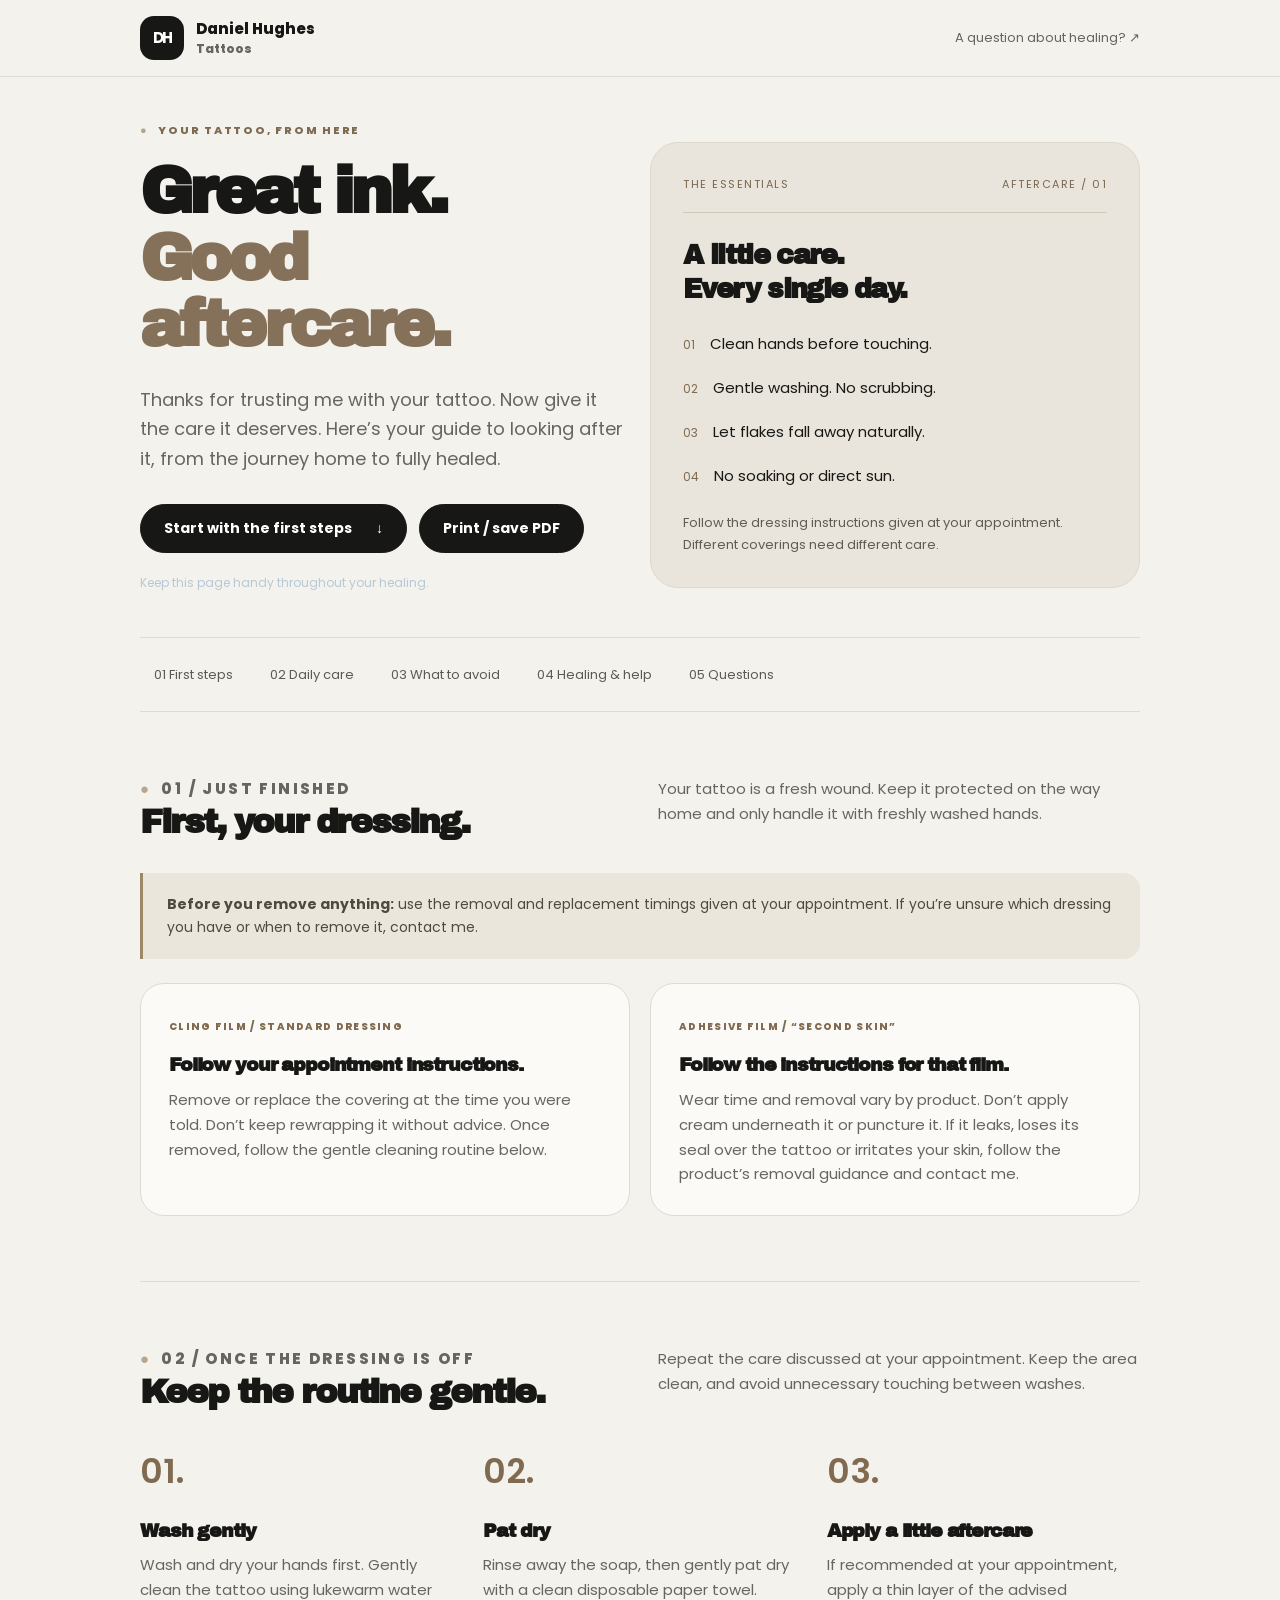
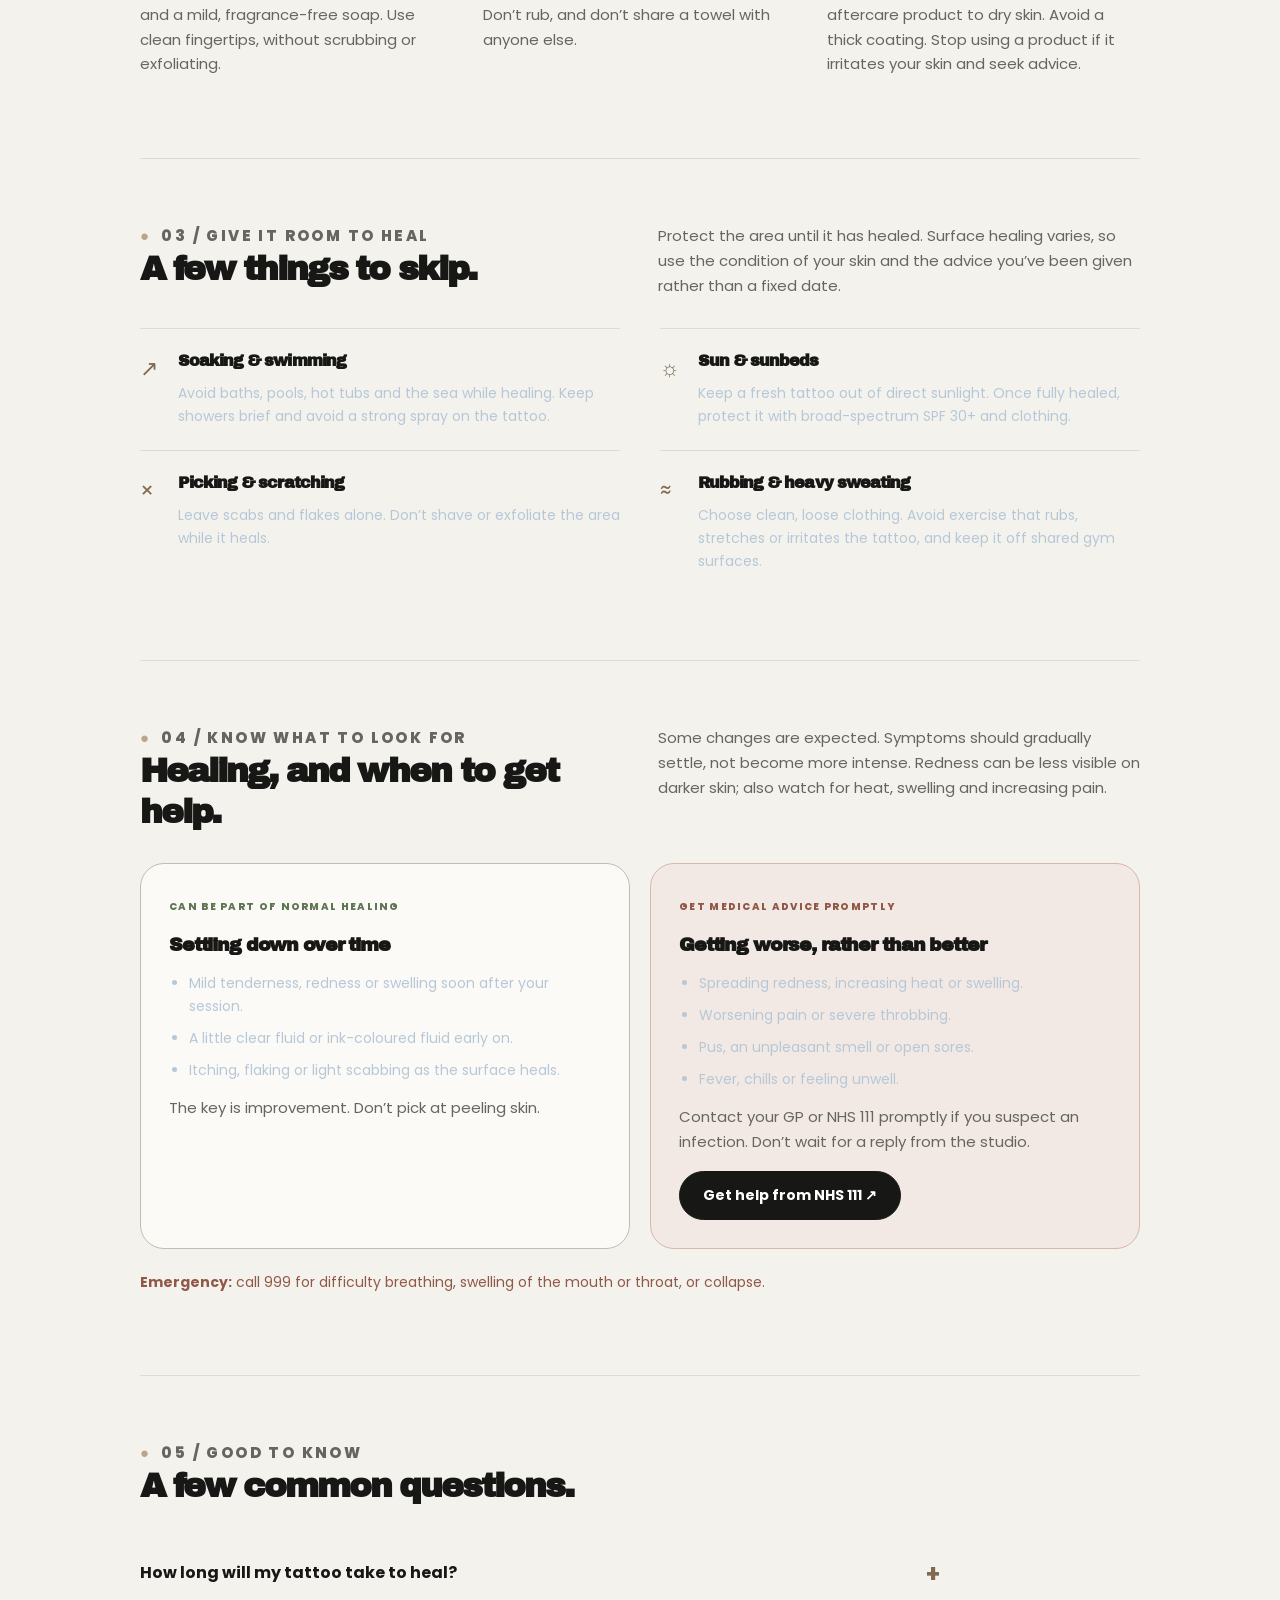
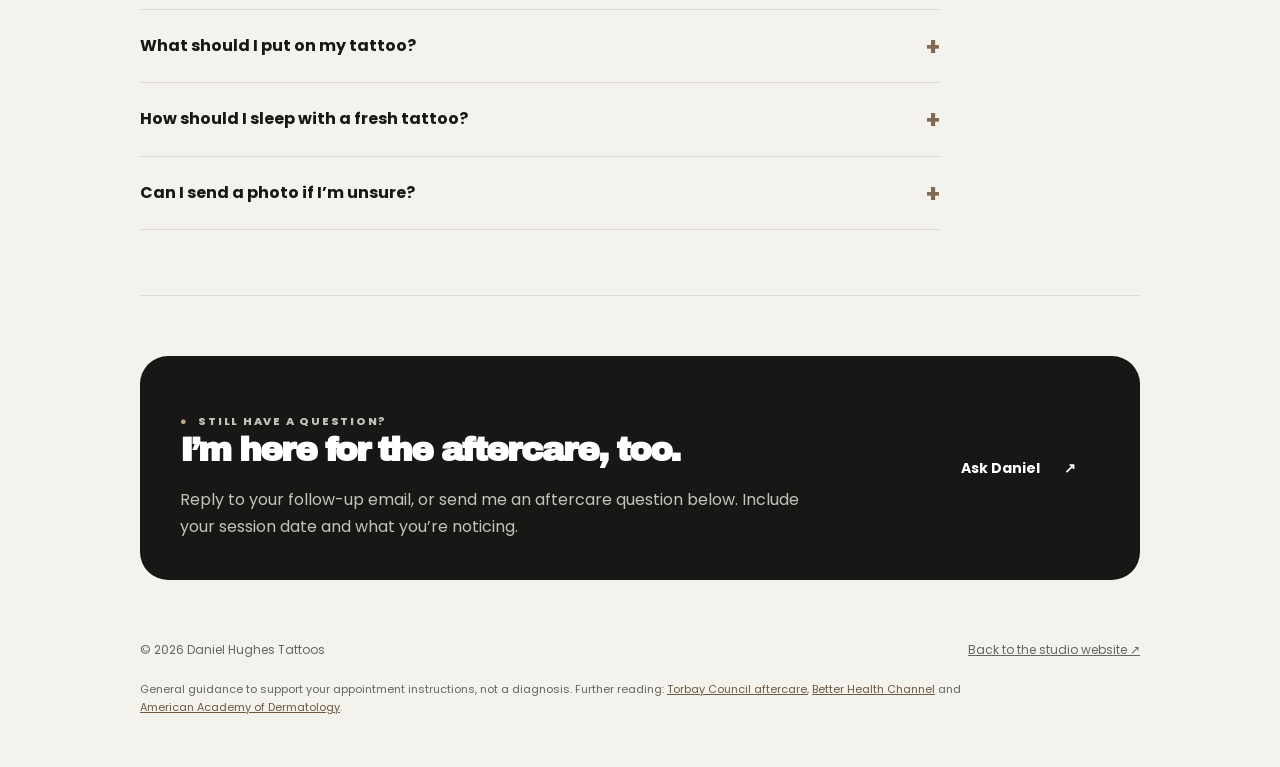
<file: aftercare/index.html>
<!doctype html>
<html lang="en-GB"><head><meta charset="utf-8"><meta name="viewport" content="width=device-width,initial-scale=1"><meta name="theme-color" content="#f4f2ed"><meta name="description" content="Your tattoo aftercare guide from Daniel Hughes Tattoos. First steps, daily care, healing advice and when to get help."><title>Tattoo aftercare — Daniel Hughes Tattoos</title>
<link rel="stylesheet" href="/modular.css">
<style>
:root{color-scheme:dark;--bg:#09121c;--panel:#122334;--ink:#f5f9ff;--muted:#b6c8d7;--mint:#a4f6d6;--blue:#91bcff;--line:#2b4051}*{box-sizing:border-box}html{scroll-behavior:smooth;scroll-padding-top:100px}body{margin:0;background:var(--bg);color:var(--ink);font-family:"Avenir Next","Segoe UI",system-ui,sans-serif;line-height:1.65}a{color:inherit}button{font:inherit}a,button,summary{-webkit-tap-highlight-color:transparent}:focus-visible{outline:3px solid var(--mint);outline-offset:5px}.wrap{width:min(1120px,calc(100% - 48px));margin:auto}.skip{position:fixed;top:-100px;background:var(--mint);color:var(--bg);padding:12px;z-index:99}.skip:focus{top:8px}header{border-bottom:1px solid var(--line)}.header{display:flex;justify-content:space-between;align-items:center;min-height:90px;gap:16px}.brand{display:flex;gap:12px;align-items:center;text-decoration:none;font-weight:750;line-height:1.2;font-size:15px}.brand b{display:grid;place-items:center;width:44px;height:44px;background:var(--mint);color:var(--bg);border-radius:15px;letter-spacing:-2px}.brand small{display:block;color:var(--muted);font-size:12px;margin-top:4px}.header>a:last-child{font-size:13px;text-decoration:none;color:var(--muted)}.hero{display:grid;grid-template-columns:1.25fr .75fr;align-items:center;gap:64px;padding:76px 0 66px}.eyebrow{color:var(--mint);text-transform:uppercase;letter-spacing:2px;font-size:11px;font-weight:800;margin:0 0 20px}.eyebrow:before{content:'●';color:var(--blue);margin-right:10px}h1{font-size:clamp(44px,5.5vw,70px);line-height:1.06;letter-spacing:-3px;margin:0 0 26px;font-weight:750}h1 span{color:var(--mint)}.lead{font-size:18px;color:var(--muted);max-width:540px}.actions{display:flex;flex-wrap:wrap;gap:12px;margin-top:30px}.btn{display:inline-flex;justify-content:center;align-items:center;gap:24px;min-height:48px;padding:12px 23px;border-radius:50px;border:1px solid #405b70;text-decoration:none;background:#17293c;color:var(--ink);font-weight:700;font-size:14px;cursor:pointer}.primary{background:var(--mint);color:var(--bg);border-color:var(--mint)}.btn:hover{filter:brightness(1.12)}.note{font-size:12px;color:var(--muted);margin-top:20px}.quick{border:1px solid #385969;border-radius:30px;padding:32px;background:linear-gradient(140deg,#1c3c50,#102335)}.quick .top{display:flex;justify-content:space-between;border-bottom:1px solid #385969;padding-bottom:19px;font-size:11px;text-transform:uppercase;letter-spacing:1.5px;color:var(--mint)}.quick h2{font-size:27px;line-height:1.25;margin:26px 0}.quick ol{padding:0;list-style:none;counter-reset:q}.quick li{counter-increment:q;display:flex;gap:15px;margin:19px 0;font-size:15px}.quick li:before{content:'0' counter(q);color:var(--mint);font-size:12px;padding-top:3px}.quick p{color:var(--muted);font-size:13px;margin:24px 0 0}.jump{display:flex;gap:9px;flex-wrap:wrap;border-top:1px solid var(--line);border-bottom:1px solid var(--line);padding:18px 0}.jump a{font-size:13px;padding:8px 14px;border-radius:30px;text-decoration:none;color:var(--muted)}.jump a:hover{background:var(--panel);color:var(--mint)}section.content{padding:65px 0;border-bottom:1px solid var(--line)}.section-head{display:grid;grid-template-columns:1fr 1fr;gap:35px;margin-bottom:30px}h2{font-size:34px;letter-spacing:-1px;line-height:1.2;margin:0}h3{font-size:19px;line-height:1.3;margin:0 0 10px}p{margin:0 0 16px}.section-head p,.card p,.steps p,.faq p{color:var(--muted);font-size:15px}.section-head p{margin:0}.notice{padding:20px 24px;border-left:3px solid var(--blue);background:#142737;border-radius:0 16px 16px 0;color:#d6e6f1;font-size:14px}.two{display:grid;grid-template-columns:1fr 1fr;gap:20px;margin-top:24px}.card{background:var(--panel);padding:28px;border-radius:23px;border:1px solid var(--line)}.tag{display:inline-block;color:var(--blue);font-size:10px;letter-spacing:1.3px;font-weight:800;text-transform:uppercase;margin-bottom:18px}.card p:last-child{margin-bottom:0}.steps{display:grid;grid-template-columns:repeat(3,1fr);gap:30px}.stepnum{font-size:34px;color:var(--mint);font-weight:600;margin-bottom:20px;display:block}.avoid{display:grid;grid-template-columns:repeat(2,1fr);gap:0 40px}.avoid article{border-top:1px solid var(--line);padding:22px 0;display:grid;grid-template-columns:26px 1fr;gap:12px}.avoid span{color:var(--blue);font-size:22px}.avoid h3{font-size:16px}.avoid p{color:var(--muted);font-size:14px;margin:0}.good{border-color:#416954}.good .tag{color:var(--mint)}.warning{border-color:#84524c;background:#2a2228}.warning .tag{color:#ffbbb0}.card ul{padding-left:20px;color:var(--muted);font-size:14px}.card li{margin:9px 0}.urgent{font-size:14px;margin-top:22px;color:#ffcec7}.faq{max-width:800px}.faq details{border-bottom:1px solid var(--line)}summary{cursor:pointer;list-style:none;padding:23px 30px 23px 0;font-weight:650;position:relative}summary::-webkit-details-marker{display:none}summary:after{content:'+';position:absolute;right:0;color:var(--mint);font-size:24px;top:17px}details[open] summary:after{content:'−'}.contact{margin:60px 0;background:linear-gradient(125deg,#183749,#122334);padding:40px;border:1px solid #385969;border-radius:28px;display:flex;gap:40px;justify-content:space-between;align-items:center}.contact p{color:var(--muted);max-width:620px;margin:16px 0 0}.contact .btn{flex-shrink:0}footer{padding:0 0 35px;color:var(--muted);font-size:12px}.footrow{display:flex;justify-content:space-between;gap:20px;margin-bottom:20px}.sources{font-size:11px;max-width:850px}.sources a{color:var(--muted)}@media(max-width:900px){.wrap{width:calc(100% - 36px)}.header{min-height:76px}.hero{grid-template-columns:1fr;gap:30px;padding:46px 0 36px}h1{letter-spacing:-2px}.hero .lead{font-size:16px}.quick{padding:25px}.quick h2{font-size:24px}.quick li{margin:13px 0}.section-head,.two,.steps{grid-template-columns:1fr}.section-head{gap:15px}.steps{gap:24px}.steps article{border-bottom:1px solid var(--line);padding-bottom:15px}.stepnum{font-size:26px;margin-bottom:10px}.avoid{grid-template-columns:1fr}section.content{padding:44px 0}h2{font-size:29px}.contact{display:block;padding:27px;margin:40px 0}.contact .btn{margin-top:24px}.footrow{display:block}.footrow span{display:block;margin-bottom:8px}.jump{gap:0}.jump a{padding:8px 10px;font-size:12px}.card{padding:24px}}@media(prefers-reduced-motion:reduce){html{scroll-behavior:auto}}@media print{body{background:white;color:black;font-size:11pt}.header,.actions,.jump,.contact .btn{display:none}.hero{padding:20px 0;gap:20px}h1{font-size:32px}.quick,.card,.notice,.contact{background:white;color:black;border:1px solid #aaa}p,li,.lead,.tag,.eyebrow,.note,.sources,.sources a,.urgent,.footrow,.card p,.card ul,.steps p,.avoid p,.faq p,.section-head p{color:#222!important}section.content{padding:22px 0}h1 span,.stepnum,.quick .top{color:black}.card,.steps article,details{break-inside:avoid}.wrap{width:100%}.contact{margin:20px 0}details p{display:block!important}footer{padding:15px 0}}
</style></head><body><a href="#main" class="skip">Skip to aftercare</a><header><div class="wrap header"><a class="brand" href="https://danhughestattoos.co.uk/"><b>DH</b><span>Daniel Hughes<small>Tattoos</small></span></a><a href="#contact">A question about healing? ↗</a></div></header><main id="main" class="wrap">
<section class="hero"><div><p class="eyebrow">Your tattoo, from here</p><h1>Great ink.<br><span>Good aftercare.</span></h1><p class="lead">Thanks for trusting me with your tattoo. Now give it the care it deserves. Here’s your guide to looking after it, from the journey home to fully healed.</p><div class="actions"><a class="btn primary" href="#first">Start with the first steps <span aria-hidden="true">↓</span></a><button class="btn" id="print" type="button">Print / save PDF</button></div><p class="note">Keep this page handy throughout your healing.</p></div><aside class="quick" aria-label="Aftercare at a glance"><div class="top"><span>The essentials</span><span>Aftercare / 01</span></div><h2>A little care.<br>Every single day.</h2><ol><li>Clean hands before touching.</li><li>Gentle washing. No scrubbing.</li><li>Let flakes fall away naturally.</li><li>No soaking or direct sun.</li></ol><p>Follow the dressing instructions given at your appointment. Different coverings need different care.</p></aside></section>
<nav class="jump" aria-label="Aftercare sections"><a href="#first">01 First steps</a><a href="#daily">02 Daily care</a><a href="#avoid">03 What to avoid</a><a href="#healing">04 Healing &amp; help</a><a href="#questions">05 Questions</a></nav>
<section class="content" id="first"><div class="section-head"><div><p class="eyebrow">01 / Just finished</p><h2>First, your dressing.</h2></div><p>Your tattoo is a fresh wound. Keep it protected on the way home and only handle it with freshly washed hands.</p></div><div class="notice"><strong>Before you remove anything:</strong> use the removal and replacement timings given at your appointment. If you’re unsure which dressing you have or when to remove it, contact me.</div><div class="two"><article class="card"><span class="tag">Cling film / standard dressing</span><h3>Follow your appointment instructions.</h3><p>Remove or replace the covering at the time you were told. Don’t keep rewrapping it without advice. Once removed, follow the gentle cleaning routine below.</p></article><article class="card"><span class="tag">Adhesive film / “second skin”</span><h3>Follow the instructions for that film.</h3><p>Wear time and removal vary by product. Don’t apply cream underneath it or puncture it. If it leaks, loses its seal over the tattoo or irritates your skin, follow the product’s removal guidance and contact me.</p></article></div></section>
<section class="content" id="daily"><div class="section-head"><div><p class="eyebrow">02 / Once the dressing is off</p><h2>Keep the routine gentle.</h2></div><p>Repeat the care discussed at your appointment. Keep the area clean, and avoid unnecessary touching between washes.</p></div><div class="steps"><article><span class="stepnum">01.</span><h3>Wash gently</h3><p>Wash and dry your hands first. Gently clean the tattoo using lukewarm water and a mild, fragrance-free soap. Use clean fingertips, without scrubbing or exfoliating.</p></article><article><span class="stepnum">02.</span><h3>Pat dry</h3><p>Rinse away the soap, then gently pat dry with a clean disposable paper towel. Don’t rub, and don’t share a towel with anyone else.</p></article><article><span class="stepnum">03.</span><h3>Apply a little aftercare</h3><p>If recommended at your appointment, apply a thin layer of the advised aftercare product to dry skin. Avoid a thick coating. Stop using a product if it irritates your skin and seek advice.</p></article></div></section>
<section class="content" id="avoid"><div class="section-head"><div><p class="eyebrow">03 / Give it room to heal</p><h2>A few things to skip.</h2></div><p>Protect the area until it has healed. Surface healing varies, so use the condition of your skin and the advice you’ve been given rather than a fixed date.</p></div><div class="avoid"><article><span aria-hidden="true">↗</span><div><h3>Soaking &amp; swimming</h3><p>Avoid baths, pools, hot tubs and the sea while healing. Keep showers brief and avoid a strong spray on the tattoo.</p></div></article><article><span aria-hidden="true">☼</span><div><h3>Sun &amp; sunbeds</h3><p>Keep a fresh tattoo out of direct sunlight. Once fully healed, protect it with broad-spectrum SPF 30+ and clothing.</p></div></article><article><span aria-hidden="true">×</span><div><h3>Picking &amp; scratching</h3><p>Leave scabs and flakes alone. Don’t shave or exfoliate the area while it heals.</p></div></article><article><span aria-hidden="true">≈</span><div><h3>Rubbing &amp; heavy sweating</h3><p>Choose clean, loose clothing. Avoid exercise that rubs, stretches or irritates the tattoo, and keep it off shared gym surfaces.</p></div></article></div></section>
<section class="content" id="healing"><div class="section-head"><div><p class="eyebrow">04 / Know what to look for</p><h2>Healing, and when to get help.</h2></div><p>Some changes are expected. Symptoms should gradually settle, not become more intense. Redness can be less visible on darker skin; also watch for heat, swelling and increasing pain.</p></div><div class="two"><article class="card good"><span class="tag">Can be part of normal healing</span><h3>Settling down over time</h3><ul><li>Mild tenderness, redness or swelling soon after your session.</li><li>A little clear fluid or ink-coloured fluid early on.</li><li>Itching, flaking or light scabbing as the surface heals.</li></ul><p>The key is improvement. Don’t pick at peeling skin.</p></article><article class="card warning"><span class="tag">Get medical advice promptly</span><h3>Getting worse, rather than better</h3><ul><li>Spreading redness, increasing heat or swelling.</li><li>Worsening pain or severe throbbing.</li><li>Pus, an unpleasant smell or open sores.</li><li>Fever, chills or feeling unwell.</li></ul><p>Contact your GP or NHS 111 promptly if you suspect an infection. Don’t wait for a reply from the studio.</p><a class="btn" href="https://111.nhs.uk/">Get help from NHS 111 ↗</a></article></div><p class="urgent"><strong>Emergency:</strong> call 999 for difficulty breathing, swelling of the mouth or throat, or collapse.</p></section>
<section class="content" id="questions"><div class="section-head"><div><p class="eyebrow">05 / Good to know</p><h2>A few common questions.</h2></div></div><div class="faq"><details><summary>How long will my tattoo take to heal?</summary><p>Healing varies with the size, placement and your skin. The surface may settle over a few weeks, while deeper healing takes longer. Don’t assume it is ready for swimming or friction just because it looks better. Ask if you’re unsure.</p></details><details><summary>What should I put on my tattoo?</summary><p>Use the product recommended at your appointment, sparingly. Avoid experimenting with scented products or home remedies. Don’t use antibiotic cream unless a clinician advises it.</p></details><details><summary>How should I sleep with a fresh tattoo?</summary><p>Use clean bedding and avoid pressure or rubbing on the tattoo where possible. Follow your dressing instructions overnight. If fabric sticks, gently moisten it with clean lukewarm water to release it; don’t pull it off dry.</p></details><details><summary>Can I send a photo if I’m unsure?</summary><p>Yes. Reply to your follow-up email with a clear photo in natural light, when the tattoo was done, and what has changed. A photo can help with aftercare questions, but it cannot rule out infection. For warning signs, contact a healthcare professional promptly.</p></details></div></section>
<section class="contact" id="contact"><div><p class="eyebrow">Still have a question?</p><h2>I’m here for the aftercare, too.</h2><p>Reply to your follow-up email, or send me an aftercare question below. Include your session date and what you’re noticing.</p></div><a class="btn primary" href="mailto:dontdoadan@icloud.com?subject=Tattoo%20aftercare%20question">Ask Daniel <span aria-hidden="true">↗</span></a></section></main><footer class="wrap"><div class="footrow"><span>© 2026 Daniel Hughes Tattoos</span><a href="https://danhughestattoos.co.uk/">Back to the studio website ↗</a></div><p class="sources">General guidance to support your appointment instructions, not a diagnosis. Further reading: <a href="https://www.torbay.gov.uk/business/licensing/skin-piercing-acupuncture-and-tattooing/tattoo-aftercare/">Torbay Council aftercare</a>, <a href="https://www.betterhealth.vic.gov.au/health/conditionsandtreatments/tattoos">Better Health Channel</a> and <a href="https://www.aad.org/public/everyday-care/skin-care-basics/tattoos/tattoo-skin-reactions">American Academy of Dermatology</a>.</p></footer><script>const details=[...document.querySelectorAll('details')];let previous=[];addEventListener('beforeprint',()=>{previous=details.map(d=>d.open);details.forEach(d=>d.open=true)});addEventListener('afterprint',()=>details.forEach((d,i)=>d.open=previous[i]));document.getElementById('print').addEventListener('click',()=>print());</script></body></html>
</file>
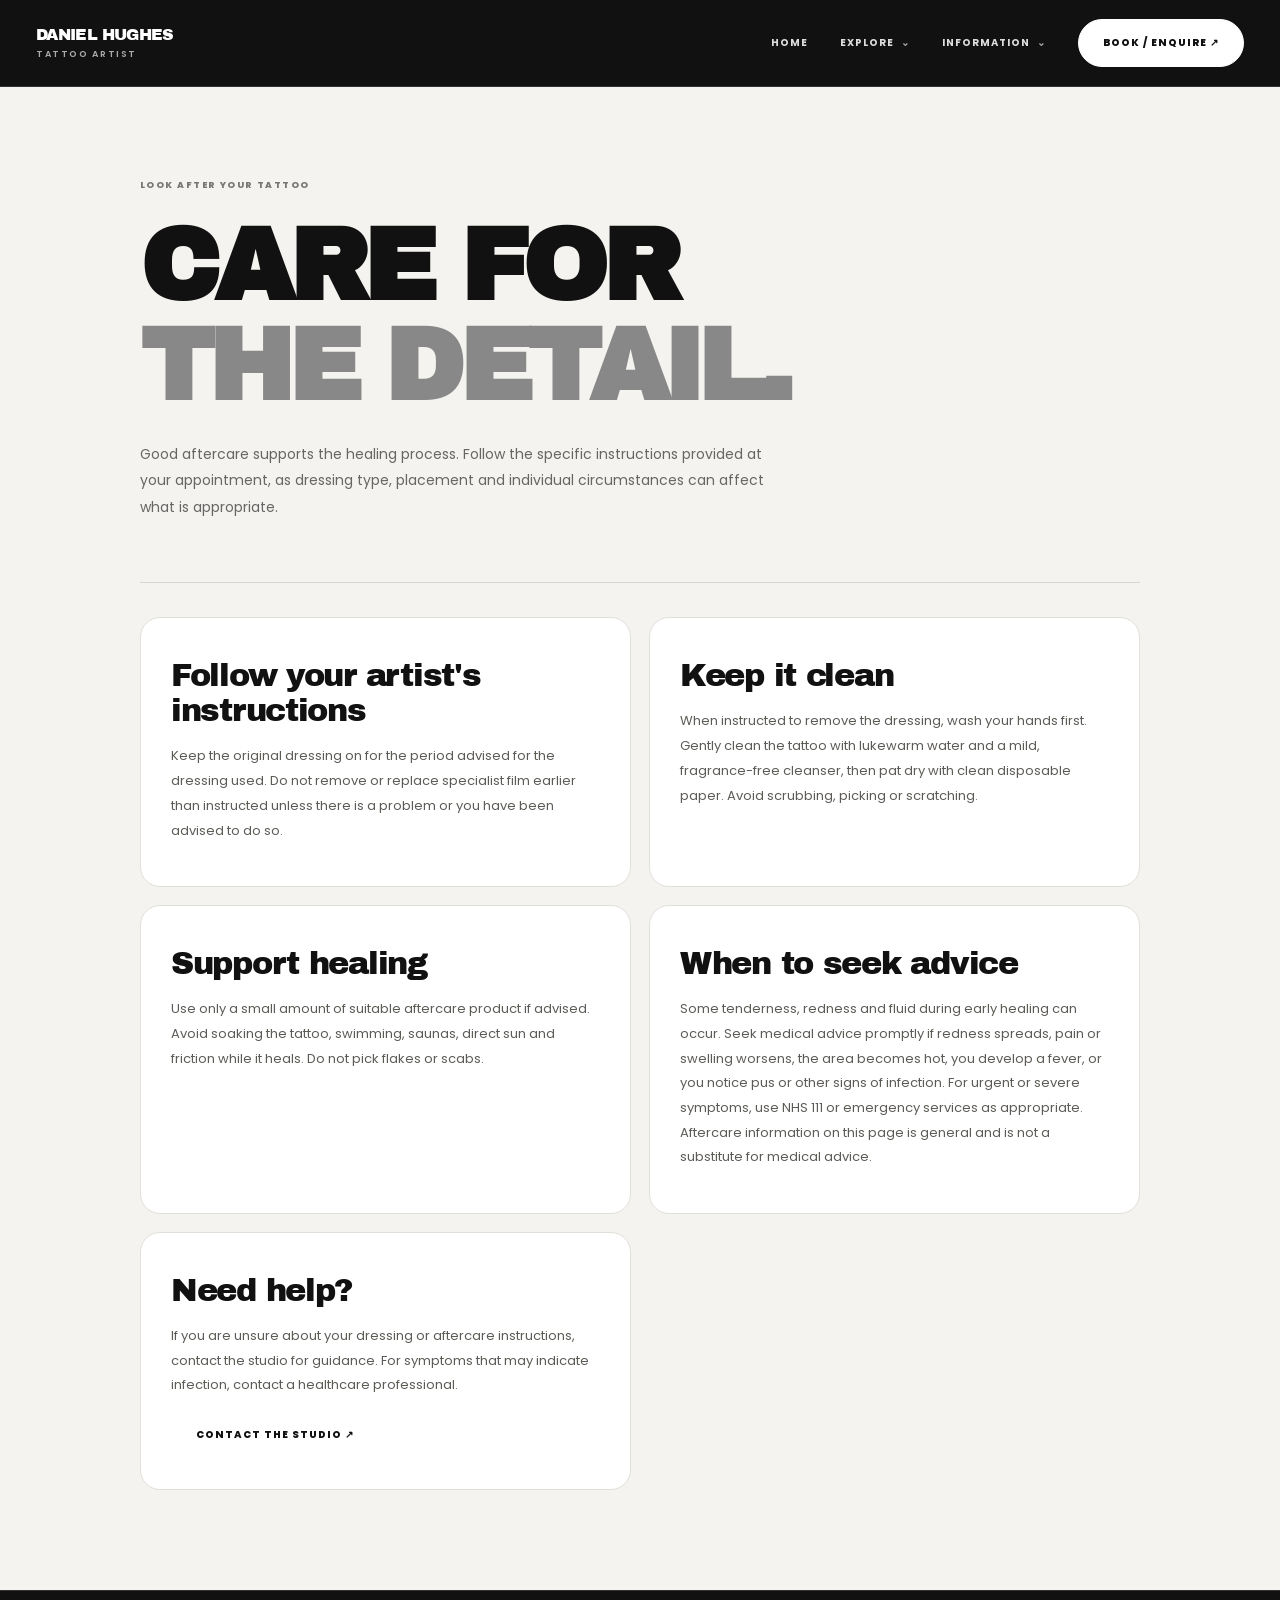
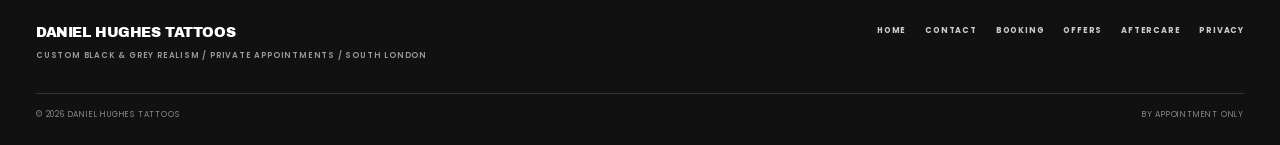
<file: aftercare.html>
<!doctype html>
<html lang="en-GB"><head><meta charset="utf-8"><meta name="viewport" content="width=device-width, initial-scale=1"><meta name="description" content="Tattoo aftercare — Daniel Hughes Tattoos, custom black and grey realism by private appointment."><meta name="theme-color" content="#111111"><title>Tattoo aftercare | Daniel Hughes Tattoos</title><link rel="preconnect" href="https://fonts.googleapis.com"><link rel="preconnect" href="https://fonts.gstatic.com" crossorigin><link href="https://fonts.googleapis.com/css2?family=Archivo+Black&family=Poppins:wght@400;500;600;700;800;900&display=swap" rel="stylesheet"><link rel="stylesheet" href="/site.css"><link rel="stylesheet" href="/dark-theme.css"><script src="/site-nav.js" defer></script></head><body class="info-page"><a class="skip-link" href="#main">Skip to content</a><header class="global-header"><div class="site-wrap global-header-inner"><a class="global-wordmark" href="/home.html"><span>Daniel Hughes</span><span>TATTOO ARTIST</span></a><nav class="global-nav" aria-label="Main navigation"><a href="/home.html">Home</a><details class="nav-dropdown"><summary>Explore</summary><div class="nav-dropdown-panel"><a href="/home.html#work">Portfolio</a><a href="/home.html#approach">Process</a><a href="/home.html#studio">About</a></div></details><details class="nav-dropdown"><summary>Information</summary><div class="nav-dropdown-panel"><a href="/booking.html">Booking</a><a href="/offers.html">Offers</a><a href="/aftercare.html">Aftercare</a><a href="/contact.html">Contact</a></div></details><a class="global-nav-cta" href="/enquire.html">Book / Enquire ↗</a></nav><details class="mobile-navigation"><summary>MENU <span class="menu-lines" aria-hidden="true"></span></summary><nav class="mobile-navigation-panel" aria-label="Mobile navigation"><a href="/home.html">Home</a><a href="/contact.html">Contact</a><a href="/booking.html">Booking</a><a href="/offers.html">Offers</a><a href="/aftercare.html">Aftercare</a><a href="/enquire.html">Book / Enquire ↗</a></nav></details></div></header><main id="main" class="info-main"><div class="info-hero"><p class="section-label">LOOK AFTER YOUR TATTOO</p><h1>CARE FOR<br><span>THE DETAIL.</span></h1><p class="info-intro">Good aftercare supports the healing process. Follow the specific instructions provided at your appointment, as dressing type, placement and individual circumstances can affect what is appropriate.</p></div><div class="info-content"><section class="info-card"><h2>Follow your artist's instructions</h2><p>Keep the original dressing on for the period advised for the dressing used. Do not remove or replace specialist film earlier than instructed unless there is a problem or you have been advised to do so.</p></section><section class="info-card"><h2>Keep it clean</h2><p>When instructed to remove the dressing, wash your hands first. Gently clean the tattoo with lukewarm water and a mild, fragrance-free cleanser, then pat dry with clean disposable paper. Avoid scrubbing, picking or scratching.</p></section><section class="info-card"><h2>Support healing</h2><p>Use only a small amount of suitable aftercare product if advised. Avoid soaking the tattoo, swimming, saunas, direct sun and friction while it heals. Do not pick flakes or scabs.</p></section><section class="info-card"><h2>When to seek advice</h2><p>Some tenderness, redness and fluid during early healing can occur. Seek medical advice promptly if redness spreads, pain or swelling worsens, the area becomes hot, you develop a fever, or you notice pus or other signs of infection. For urgent or severe symptoms, use NHS 111 or emergency services as appropriate. Aftercare information on this page is general and is not a substitute for medical advice.</p></section><section class="info-card"><h2>Need help?</h2><p>If you are unsure about your dressing or aftercare instructions, contact the studio for guidance. For symptoms that may indicate infection, contact a healthcare professional.</p><a class="pill-button primary" href="/contact.html">CONTACT THE STUDIO ↗</a></section></div></main><footer class="global-footer"><div class="site-wrap"><div class="global-footer-grid"><div><div class="footer-brand">DANIEL HUGHES TATTOOS</div><div class="footer-sub">CUSTOM BLACK &amp; GREY REALISM / PRIVATE APPOINTMENTS / SOUTH LONDON</div></div><nav class="footer-links" aria-label="Footer navigation"><a href="/home.html">HOME</a><a href="/contact.html">CONTACT</a><a href="/booking.html">BOOKING</a><a href="/offers.html">OFFERS</a><a href="/aftercare.html">AFTERCARE</a><a href="/privacy.html">PRIVACY</a></nav></div><div class="footer-bottom"><span>© 2026 DANIEL HUGHES TATTOOS</span><span>BY APPOINTMENT ONLY</span></div></div></footer></body></html>
</file>
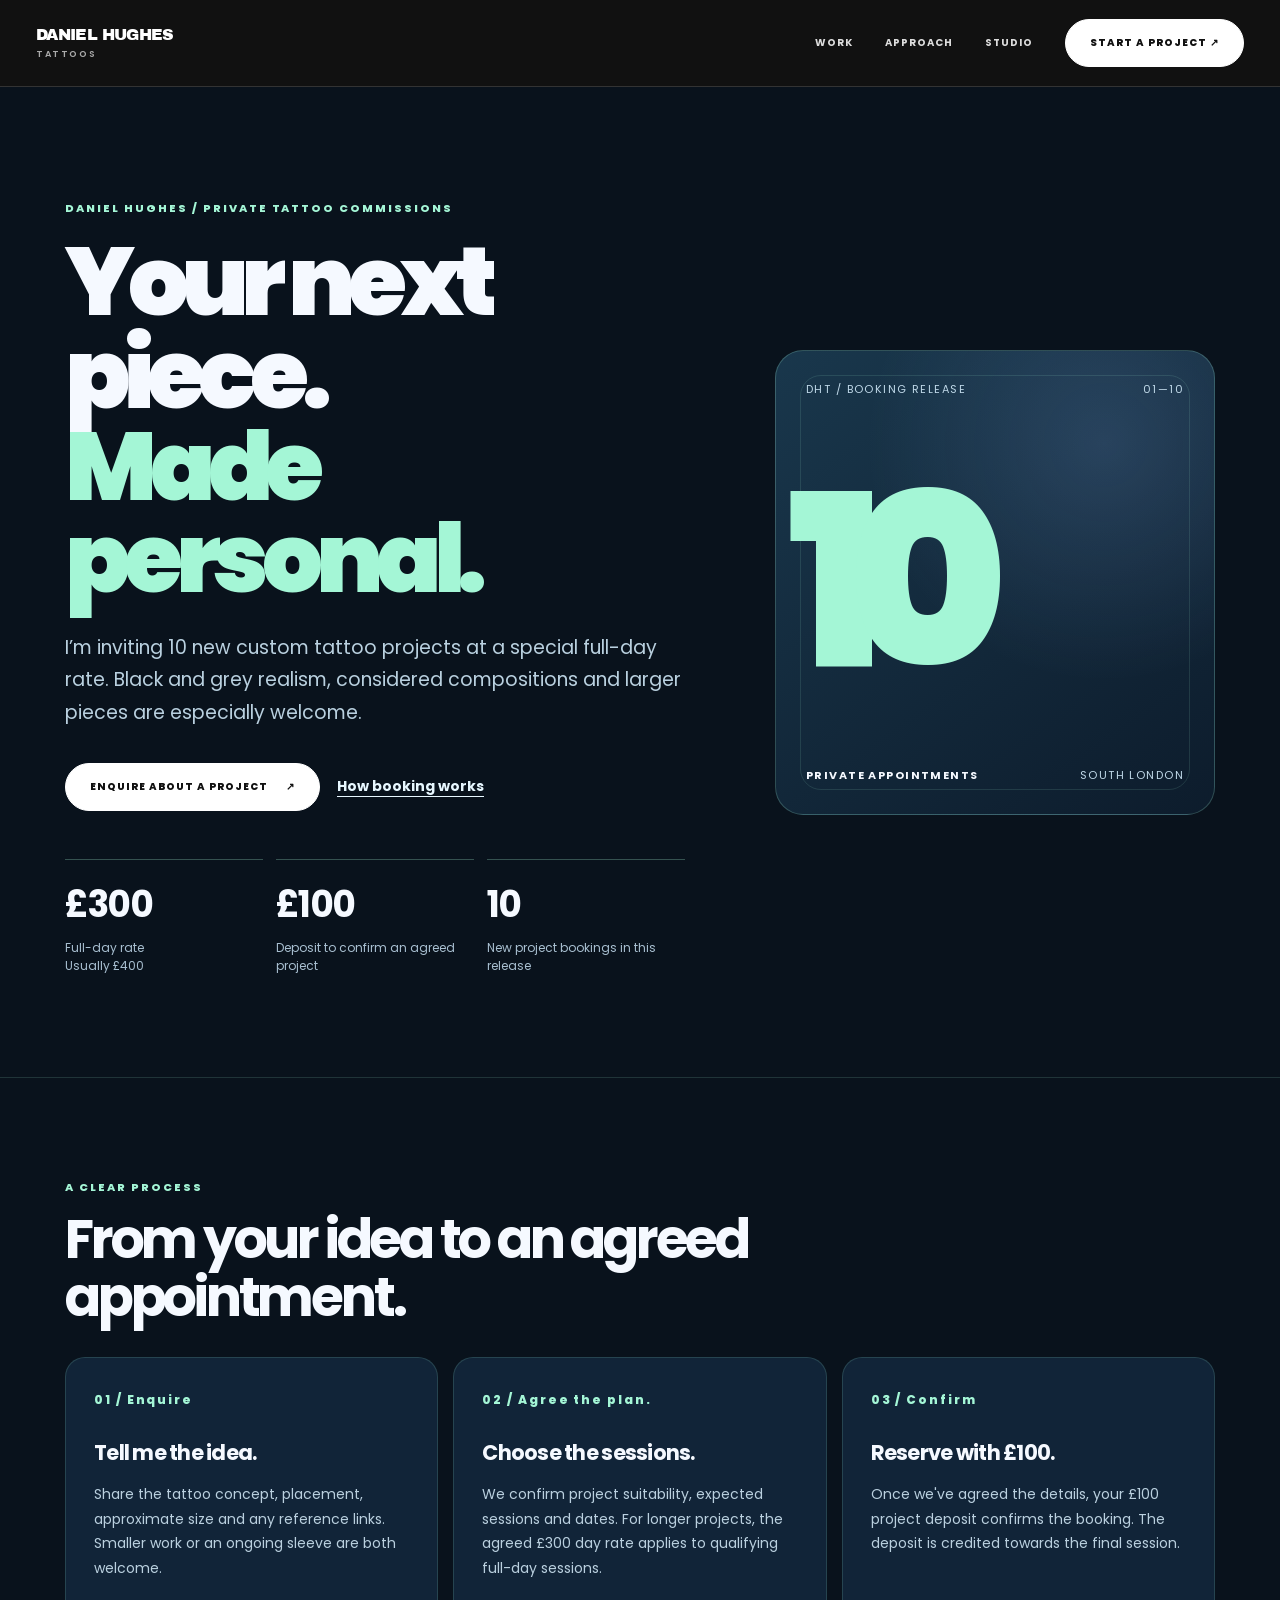
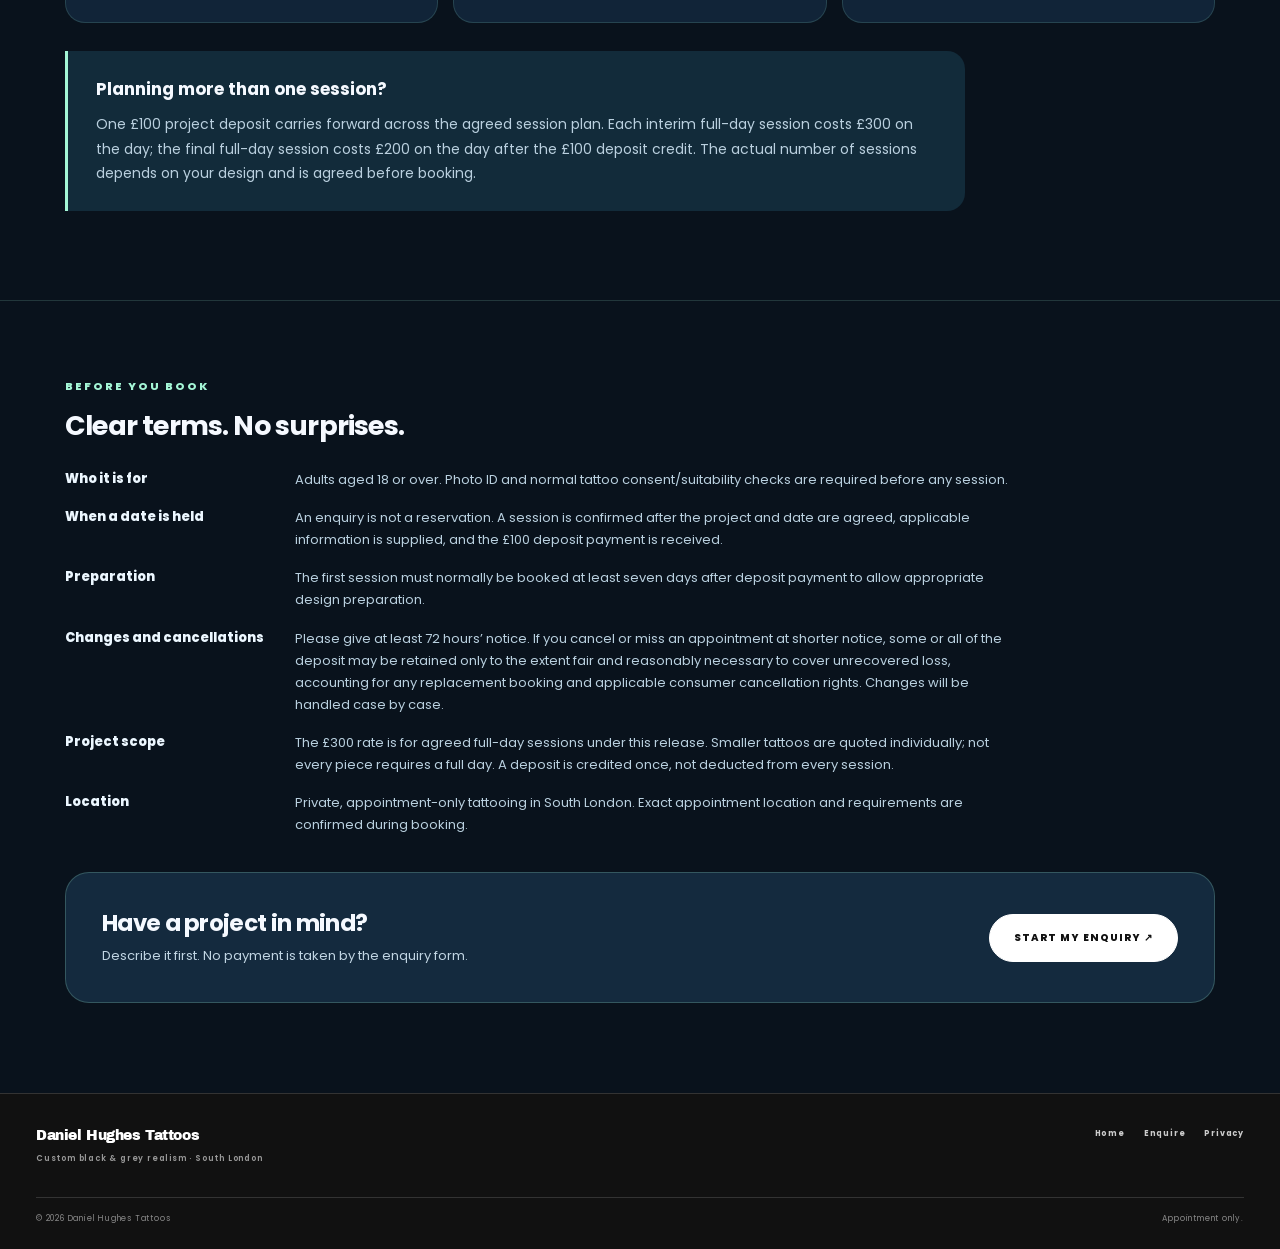
<file: booking-release.html>
<!doctype html>
<html lang="en">
<head>
  <meta charset="utf-8">
  <meta name="viewport" content="width=device-width, initial-scale=1">
  <meta name="robots" content="index,follow">
  <meta name="theme-color" content="#09121c">
  <meta name="description" content="Ten new private tattoo projects. Custom black and grey realism by Daniel Hughes in South London. £300 full-day sessions, with £100 to reserve an agreed project.">
  <title>10 Project Booking Release | Daniel Hughes Tattoos</title>
  <link rel="stylesheet" href="/site.css">
  <link rel="stylesheet" href="/dark-theme.css">
  <script src="/site-nav.js" defer></script>
  <style>
    .release-main{background:#09121c;color:#f5f9ff}
    .release-main *{box-sizing:border-box}
    .release-wrap{width:min(1150px,calc(100% - 44px));margin:auto}
    .release-eyebrow{font-size:11px;font-weight:750;letter-spacing:.18em;text-transform:uppercase;color:#a4f6d6}
    .release-hero{padding:clamp(70px,8vw,120px) 0 clamp(65px,8vw,110px);border-bottom:1px solid rgba(164,246,214,.15);overflow:hidden}
    .release-hero-grid{display:grid;grid-template-columns:minmax(0,1.1fr) minmax(280px,.78fr);gap:clamp(28px,7vw,100px);align-items:center}
    .release-hero h1{font-size:clamp(55px,7.5vw,104px);letter-spacing:-.075em;line-height:.96;max-width:850px;margin:19px 0 27px;font-weight:850}
    .release-hero h1 em{font-style:normal;color:#a4f6d6}
    .release-lead{color:#b9d0df;font-size:clamp(16px,1.9vw,19px);line-height:1.7;max-width:630px}
    .release-actions{display:flex;align-items:center;gap:17px;flex-wrap:wrap;margin-top:34px}
    .release-actions .pill-button{white-space:normal}
    .release-inline-link{font-size:14px;font-weight:700;text-decoration:underline;text-underline-offset:5px;color:#e7f7ff}
    .release-visual{background:radial-gradient(circle at 75% 20%,rgba(145,188,255,.16),transparent 48%),linear-gradient(145deg,#19374c,#0d1c2c);border:1px solid rgba(164,246,214,.22);border-radius:28px;min-height:465px;padding:30px;display:flex;flex-direction:column;justify-content:space-between;position:relative}
    .release-visual:after{content:"";position:absolute;inset:24px;border:1px solid rgba(164,246,214,.12);border-radius:21px;pointer-events:none}
    .release-visual-top,.release-visual-bottom{display:flex;justify-content:space-between;gap:12px;font-size:11px;letter-spacing:.13em;text-transform:uppercase;color:#c0d9e9}
    .release-visual-count{font-size:clamp(155px,22vw,240px);font-weight:850;line-height:.78;letter-spacing:-.15em;color:#a4f6d6;margin-left:-18px}
    .release-visual-bottom strong{color:#f5f9ff}
    .release-metrics{display:grid;grid-template-columns:repeat(3,1fr);gap:13px;margin:48px 0 0}
    .release-metric{border-top:1px solid rgba(164,246,214,.28);padding-top:17px}
    .release-metric strong{display:block;color:#f5f9ff;font-size:clamp(23px,3vw,36px);letter-spacing:-.05em}
    .release-metric span{display:block;margin-top:7px;color:#a8bfd0;font-size:12px;line-height:1.5}
    .release-section{padding:clamp(66px,7vw,100px) 0}
    .release-section h2{font-size:clamp(33px,4.2vw,57px);line-height:1.08;letter-spacing:-.06em;max-width:700px;margin:15px 0 30px}
    .release-steps{display:grid;grid-template-columns:repeat(3,1fr);gap:15px}
    .release-step{background:#112438;border:1px solid rgba(164,246,214,.15);border-radius:20px;padding:28px;min-height:220px}
    .release-step .index{color:#a4f6d6;font-size:12px;font-weight:800;letter-spacing:.16em}
    .release-step h3{font-size:21px;letter-spacing:-.035em;margin:26px 0 9px}
    .release-step p,.release-note p{color:#bad0df;line-height:1.75;font-size:14px}
    .release-note{margin-top:28px;max-width:900px;padding:25px 28px;border-left:3px solid #a4f6d6;background:#122b3a;border-radius:0 18px 18px 0}
    .release-note strong{display:block;font-size:17px}
    .release-note p{margin:10px 0 0}
    .release-terms{border-top:1px solid rgba(164,246,214,.16);padding:66px 0 90px}
    .release-terms h2{font-size:27px;letter-spacing:-.03em;margin:0 0 23px}
    .release-terms dl{display:grid;grid-template-columns:200px 1fr;gap:16px 30px;max-width:960px}
    .release-terms dt{font-size:13px;font-weight:800;color:#ecf7ff}
    .release-terms dd{margin:0;font-size:13px;line-height:1.7;color:#b9d0df}
    .release-last{margin-top:36px;padding:36px;border:1px solid rgba(164,246,214,.22);border-radius:24px;background:#142a3e;display:flex;align-items:center;justify-content:space-between;gap:20px}
    .release-last strong{font-size:23px;line-height:1.25;letter-spacing:-.03em}
    .release-last p{font-size:13px;color:#c1d5e3;margin:8px 0 0}
    @media(max-width:800px){.release-hero-grid{grid-template-columns:1fr}.release-visual{min-height:260px;max-width:550px}.release-visual-count{font-size:155px}.release-steps{grid-template-columns:1fr}.release-step{min-height:0}.release-terms dl{grid-template-columns:1fr;gap:8px}.release-terms dd{margin-bottom:12px}.release-last{align-items:stretch;flex-direction:column}}
    @media(max-width:470px){.release-metrics{gap:9px}.release-metric strong{font-size:23px}.release-metric span{font-size:11px}.release-hero h1{font-size:clamp(49px,12vw,70px)}.release-last{padding:25px}.release-actions .pill-button{width:100%;text-align:center}}
  </style>
</head>
<body>
  <a class="skip-link" href="#main">Skip to content</a>
  <header class="global-header">
    <div class="site-wrap global-header-inner">
      <a class="global-wordmark" href="/" aria-label="Daniel Hughes Tattoos — home"><span>Daniel Hughes</span><span>Tattoos</span></a>
      <nav class="global-nav" aria-label="Main navigation">
        <a href="/#work">Work</a><a href="/#approach">Approach</a><a href="/#studio">Studio</a>
        <a class="global-nav-cta" href="/enquire.html?utm_campaign=tattoo-booking-release-nov-2026">Start a project ↗</a>
      </nav>
      <details class="mobile-navigation">
        <summary>Menu <span class="menu-lines" aria-hidden="true"></span></summary>
        <nav class="mobile-navigation-panel" aria-label="Mobile navigation">
          <a href="/">Home</a><a href="/#work">Work</a><a href="/#studio">Studio</a>
          <a href="/enquire.html?utm_campaign=tattoo-booking-release-nov-2026">Enquire ↗</a>
        </nav>
      </details>
    </div>
  </header>
  <main class="release-main" id="main">
    <section class="release-hero" aria-labelledby="release-heading">
      <div class="release-wrap release-hero-grid">
        <div>
          <p class="release-eyebrow">Daniel Hughes / Private tattoo commissions</p>
          <h1 id="release-heading">Your next piece.<br><em>Made personal.</em></h1>
          <p class="release-lead">I’m inviting 10 new custom tattoo projects at a special full-day rate. Black and grey realism, considered compositions and larger pieces are especially welcome.</p>
          <div class="release-actions">
            <a class="pill-button primary release-enquiry" href="/enquire.html?utm_campaign=tattoo-booking-release-nov-2026">Enquire about a project <span aria-hidden="true">↗</span></a>
            <a class="release-inline-link" href="#how">How booking works</a>
          </div>
          <div class="release-metrics" aria-label="Booking offer">
            <div class="release-metric"><strong>£300</strong><span>Full-day rate<br>Usually £400</span></div>
            <div class="release-metric"><strong>£100</strong><span>Deposit to confirm an agreed project</span></div>
            <div class="release-metric"><strong>10</strong><span>New project bookings in this release</span></div>
          </div>
        </div>
        <div class="release-visual" aria-label="Ten-project booking release">
          <div class="release-visual-top"><span>DHT / Booking release</span><span>01—10</span></div>
          <div class="release-visual-count" aria-hidden="true">10</div>
          <div class="release-visual-bottom"><strong>Private appointments</strong><span>South London</span></div>
        </div>
      </div>
    </section>
    <section class="release-section" id="how">
      <div class="release-wrap">
        <p class="release-eyebrow">A clear process</p>
        <h2>From your idea to an agreed appointment.</h2>
        <div class="release-steps">
          <article class="release-step"><span class="index">01 / Enquire</span><h3>Tell me the idea.</h3><p>Share the tattoo concept, placement, approximate size and any reference links. Smaller work or an ongoing sleeve are both welcome.</p></article>
          <article class="release-step"><span class="index">02 / Agree the plan.</span><h3>Choose the sessions.</h3><p>We confirm project suitability, expected sessions and dates. For longer projects, the agreed £300 day rate applies to qualifying full-day sessions.</p></article>
          <article class="release-step"><span class="index">03 / Confirm</span><h3>Reserve with £100.</h3><p>Once we've agreed the details, your £100 project deposit confirms the booking. The deposit is credited towards the final session.</p></article>
        </div>
        <div class="release-note">
          <strong>Planning more than one session?</strong>
          <p>One £100 project deposit carries forward across the agreed session plan. Each interim full-day session costs £300 on the day; the final full-day session costs £200 on the day after the £100 deposit credit. The actual number of sessions depends on your design and is agreed before booking.</p>
        </div>
      </div>
    </section>
    <section class="release-terms" aria-labelledby="terms-heading">
      <div class="release-wrap">
        <p class="release-eyebrow">Before you book</p>
        <h2 id="terms-heading">Clear terms. No surprises.</h2>
        <dl>
          <dt>Who it is for</dt><dd>Adults aged 18 or over. Photo ID and normal tattoo consent/suitability checks are required before any session.</dd>
          <dt>When a date is held</dt><dd>An enquiry is not a reservation. A session is confirmed after the project and date are agreed, applicable information is supplied, and the £100 deposit payment is received.</dd>
          <dt>Preparation</dt><dd>The first session must normally be booked at least seven days after deposit payment to allow appropriate design preparation.</dd>
          <dt>Changes and cancellations</dt><dd>Please give at least 72 hours’ notice. If you cancel or miss an appointment at shorter notice, some or all of the deposit may be retained only to the extent fair and reasonably necessary to cover unrecovered loss, accounting for any replacement booking and applicable consumer cancellation rights. Changes will be handled case by case.</dd>
          <dt>Project scope</dt><dd>The £300 rate is for agreed full-day sessions under this release. Smaller tattoos are quoted individually; not every piece requires a full day. A deposit is credited once, not deducted from every session.</dd>
          <dt>Location</dt><dd>Private, appointment-only tattooing in South London. Exact appointment location and requirements are confirmed during booking.</dd>
        </dl>
        <div class="release-last">
          <div><strong>Have a project in mind?</strong><p>Describe it first. No payment is taken by the enquiry form.</p></div>
          <a class="pill-button primary release-enquiry" href="/enquire.html?utm_campaign=tattoo-booking-release-nov-2026">Start my enquiry ↗</a>
        </div>
      </div>
    </section>
  </main>
  <footer class="global-footer">
    <div class="site-wrap">
      <div class="global-footer-grid">
        <div><div class="footer-brand">Daniel Hughes Tattoos</div><div class="footer-sub">Custom black &amp; grey realism · South London</div></div>
        <nav class="footer-links" aria-label="Footer navigation"><a href="/">Home</a><a href="/enquire.html">Enquire</a><a href="/privacy.html">Privacy</a></nav>
      </div>
      <div class="footer-bottom"><span>© 2026 Daniel Hughes Tattoos</span><span>Appointment only.</span></div>
    </div>
  </footer>
  <script>
    (() => {
      const params = new URLSearchParams(location.search);
      const source = params.get('utm_source') || 'website';
      const medium = params.get('utm_medium') || 'landing-page';
      document.querySelectorAll('.release-enquiry, .global-nav-cta, .mobile-navigation-panel a[href^="/enquire"]').forEach(link => {
        const url = new URL(link.href);
        url.searchParams.set('utm_source', source.slice(0,80));
        url.searchParams.set('utm_medium', medium.slice(0,80));
        url.searchParams.set('utm_campaign','tattoo-booking-release-nov-2026');
        link.href = url.pathname + url.search;
      });
    })();
  </script>
</body>
</html>
</file>
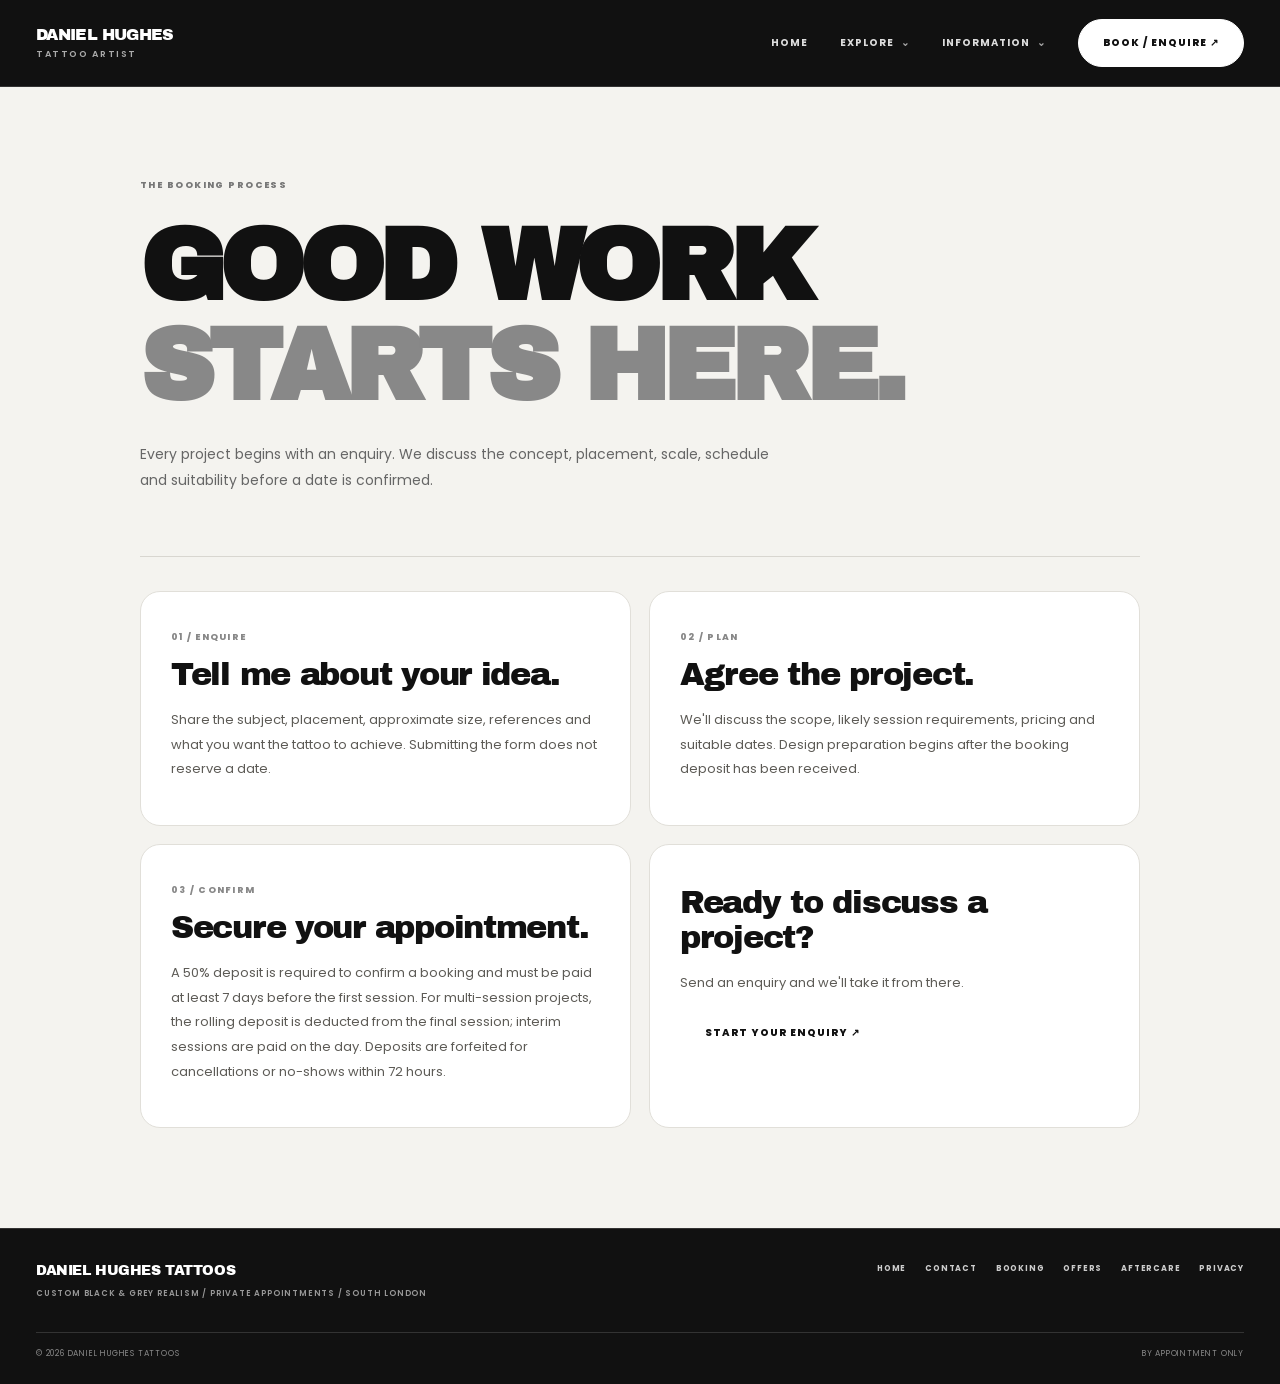
<file: booking.html>
<!doctype html>
<html lang="en-GB"><head><meta charset="utf-8"><meta name="viewport" content="width=device-width, initial-scale=1"><meta name="description" content="Booking information — Daniel Hughes Tattoos, custom black and grey realism by private appointment."><meta name="theme-color" content="#111111"><title>Booking information | Daniel Hughes Tattoos</title><link rel="preconnect" href="https://fonts.googleapis.com"><link rel="preconnect" href="https://fonts.gstatic.com" crossorigin><link href="https://fonts.googleapis.com/css2?family=Archivo+Black&family=Poppins:wght@400;500;600;700;800;900&display=swap" rel="stylesheet"><link rel="stylesheet" href="/site.css"><link rel="stylesheet" href="/dark-theme.css"><script src="/site-nav.js" defer></script></head><body class="info-page"><a class="skip-link" href="#main">Skip to content</a><header class="global-header"><div class="site-wrap global-header-inner"><a class="global-wordmark" href="/home.html"><span>Daniel Hughes</span><span>TATTOO ARTIST</span></a><nav class="global-nav" aria-label="Main navigation"><a href="/home.html">Home</a><details class="nav-dropdown"><summary>Explore</summary><div class="nav-dropdown-panel"><a href="/home.html#work">Portfolio</a><a href="/home.html#approach">Process</a><a href="/home.html#studio">About</a></div></details><details class="nav-dropdown"><summary>Information</summary><div class="nav-dropdown-panel"><a href="/booking.html">Booking</a><a href="/offers.html">Offers</a><a href="/aftercare.html">Aftercare</a><a href="/contact.html">Contact</a></div></details><a class="global-nav-cta" href="/enquire.html">Book / Enquire ↗</a></nav><details class="mobile-navigation"><summary>MENU <span class="menu-lines" aria-hidden="true"></span></summary><nav class="mobile-navigation-panel" aria-label="Mobile navigation"><a href="/home.html">Home</a><a href="/contact.html">Contact</a><a href="/booking.html">Booking</a><a href="/offers.html">Offers</a><a href="/aftercare.html">Aftercare</a><a href="/enquire.html">Book / Enquire ↗</a></nav></details></div></header><main id="main" class="info-main"><div class="info-hero"><p class="section-label">THE BOOKING PROCESS</p><h1>GOOD WORK<br><span>STARTS HERE.</span></h1><p class="info-intro">Every project begins with an enquiry. We discuss the concept, placement, scale, schedule and suitability before a date is confirmed.</p></div><div class="info-content"><section class="info-card"><span class="card-index">01 / ENQUIRE</span><h2>Tell me about your idea.</h2><p>Share the subject, placement, approximate size, references and what you want the tattoo to achieve. Submitting the form does not reserve a date.</p></section><section class="info-card"><span class="card-index">02 / PLAN</span><h2>Agree the project.</h2><p>We'll discuss the scope, likely session requirements, pricing and suitable dates. Design preparation begins after the booking deposit has been received.</p></section><section class="info-card"><span class="card-index">03 / CONFIRM</span><h2>Secure your appointment.</h2><p>A 50% deposit is required to confirm a booking and must be paid at least 7 days before the first session. For multi-session projects, the rolling deposit is deducted from the final session; interim sessions are paid on the day. Deposits are forfeited for cancellations or no-shows within 72 hours.</p></section><section class="info-card"><h2>Ready to discuss a project?</h2><p>Send an enquiry and we'll take it from there.</p><a class="pill-button primary" href="/enquire.html">START YOUR ENQUIRY ↗</a></section></div></main><footer class="global-footer"><div class="site-wrap"><div class="global-footer-grid"><div><div class="footer-brand">DANIEL HUGHES TATTOOS</div><div class="footer-sub">CUSTOM BLACK &amp; GREY REALISM / PRIVATE APPOINTMENTS / SOUTH LONDON</div></div><nav class="footer-links" aria-label="Footer navigation"><a href="/home.html">HOME</a><a href="/contact.html">CONTACT</a><a href="/booking.html">BOOKING</a><a href="/offers.html">OFFERS</a><a href="/aftercare.html">AFTERCARE</a><a href="/privacy.html">PRIVACY</a></nav></div><div class="footer-bottom"><span>© 2026 DANIEL HUGHES TATTOOS</span><span>BY APPOINTMENT ONLY</span></div></div></footer></body></html>
</file>
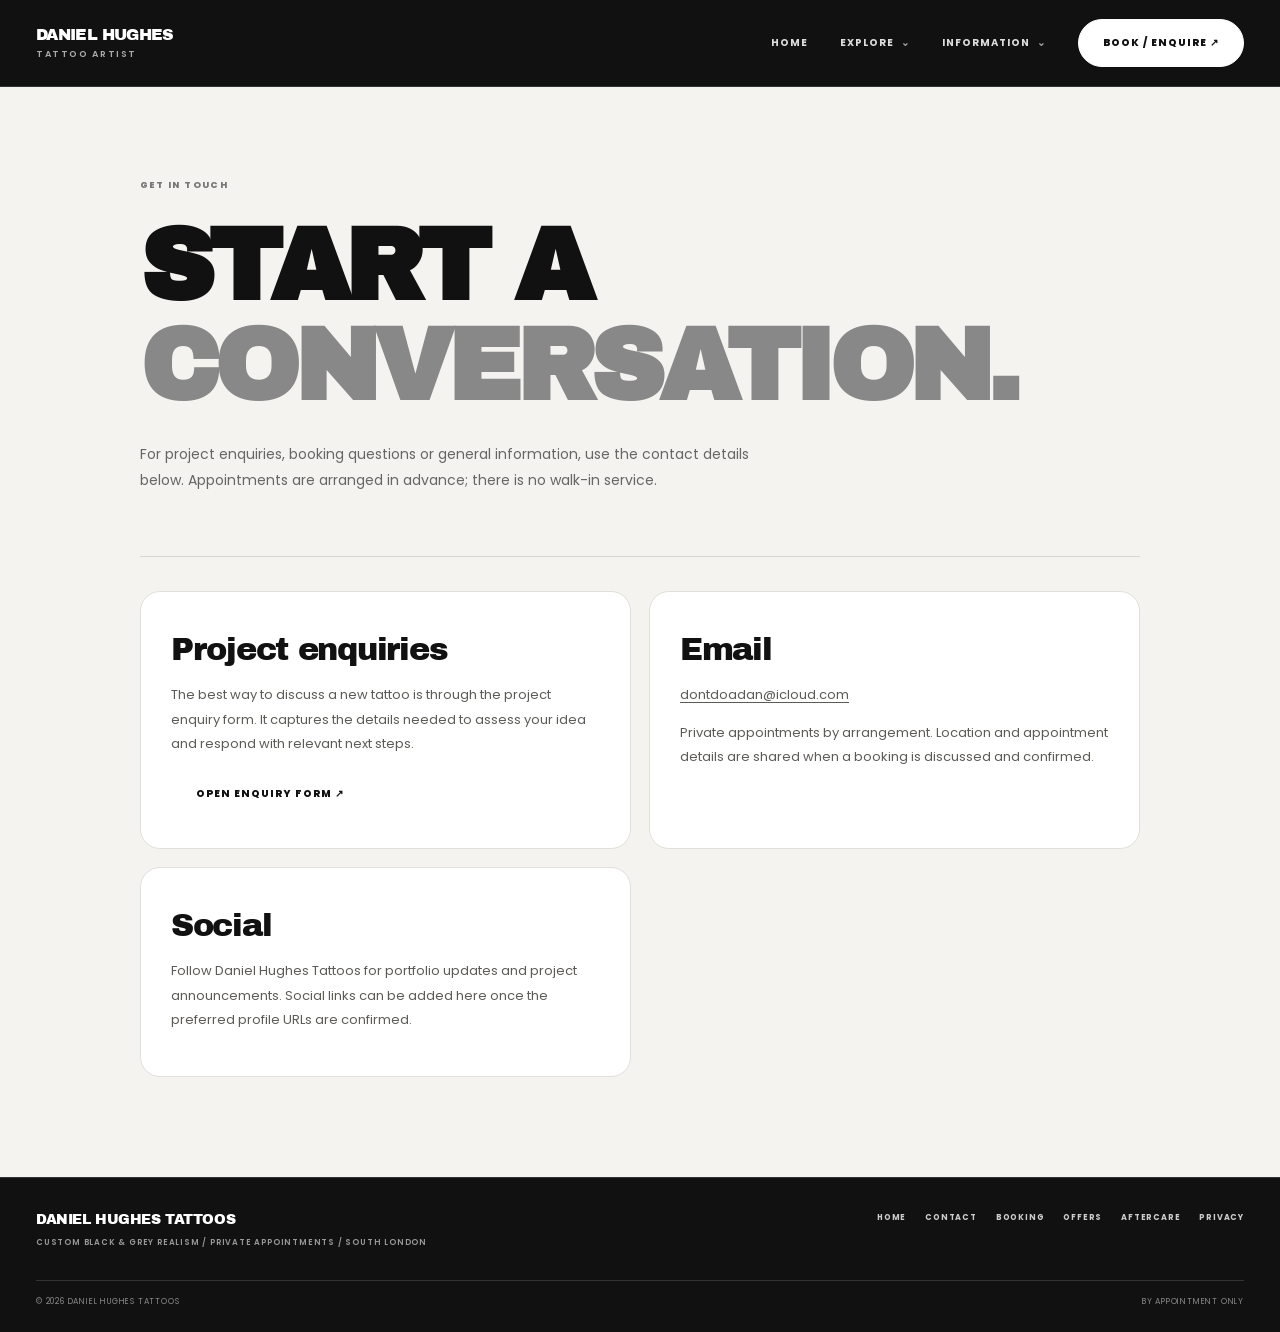
<file: contact.html>
<!doctype html>
<html lang="en-GB"><head><meta charset="utf-8"><meta name="viewport" content="width=device-width, initial-scale=1"><meta name="description" content="Contact — Daniel Hughes Tattoos, custom black and grey realism by private appointment."><meta name="theme-color" content="#111111"><title>Contact | Daniel Hughes Tattoos</title><link rel="preconnect" href="https://fonts.googleapis.com"><link rel="preconnect" href="https://fonts.gstatic.com" crossorigin><link href="https://fonts.googleapis.com/css2?family=Archivo+Black&family=Poppins:wght@400;500;600;700;800;900&display=swap" rel="stylesheet"><link rel="stylesheet" href="/site.css"><link rel="stylesheet" href="/dark-theme.css"><script src="/site-nav.js" defer></script></head><body class="info-page"><a class="skip-link" href="#main">Skip to content</a><header class="global-header"><div class="site-wrap global-header-inner"><a class="global-wordmark" href="/home.html"><span>Daniel Hughes</span><span>TATTOO ARTIST</span></a><nav class="global-nav" aria-label="Main navigation"><a href="/home.html">Home</a><details class="nav-dropdown"><summary>Explore</summary><div class="nav-dropdown-panel"><a href="/home.html#work">Portfolio</a><a href="/home.html#approach">Process</a><a href="/home.html#studio">About</a></div></details><details class="nav-dropdown"><summary>Information</summary><div class="nav-dropdown-panel"><a href="/booking.html">Booking</a><a href="/offers.html">Offers</a><a href="/aftercare.html">Aftercare</a><a href="/contact.html">Contact</a></div></details><a class="global-nav-cta" href="/enquire.html">Book / Enquire ↗</a></nav><details class="mobile-navigation"><summary>MENU <span class="menu-lines" aria-hidden="true"></span></summary><nav class="mobile-navigation-panel" aria-label="Mobile navigation"><a href="/home.html">Home</a><a href="/contact.html">Contact</a><a href="/booking.html">Booking</a><a href="/offers.html">Offers</a><a href="/aftercare.html">Aftercare</a><a href="/enquire.html">Book / Enquire ↗</a></nav></details></div></header><main id="main" class="info-main"><div class="info-hero"><p class="section-label">GET IN TOUCH</p><h1>START A<br><span>CONVERSATION.</span></h1><p class="info-intro">For project enquiries, booking questions or general information, use the contact details below. Appointments are arranged in advance; there is no walk-in service.</p></div><div class="info-content"><section class="info-card"><h2>Project enquiries</h2><p>The best way to discuss a new tattoo is through the project enquiry form. It captures the details needed to assess your idea and respond with relevant next steps.</p><a class="pill-button primary" href="/enquire.html">OPEN ENQUIRY FORM ↗</a></section><section class="info-card"><h2>Email</h2><p><a href="mailto:dontdoadan@icloud.com">dontdoadan@icloud.com</a></p><p>Private appointments by arrangement. Location and appointment details are shared when a booking is discussed and confirmed.</p></section><section class="info-card"><h2>Social</h2><p>Follow Daniel Hughes Tattoos for portfolio updates and project announcements. Social links can be added here once the preferred profile URLs are confirmed.</p></section></div></main><footer class="global-footer"><div class="site-wrap"><div class="global-footer-grid"><div><div class="footer-brand">DANIEL HUGHES TATTOOS</div><div class="footer-sub">CUSTOM BLACK &amp; GREY REALISM / PRIVATE APPOINTMENTS / SOUTH LONDON</div></div><nav class="footer-links" aria-label="Footer navigation"><a href="/home.html">HOME</a><a href="/contact.html">CONTACT</a><a href="/booking.html">BOOKING</a><a href="/offers.html">OFFERS</a><a href="/aftercare.html">AFTERCARE</a><a href="/privacy.html">PRIVACY</a></nav></div><div class="footer-bottom"><span>© 2026 DANIEL HUGHES TATTOOS</span><span>BY APPOINTMENT ONLY</span></div></div></footer></body></html>
</file>
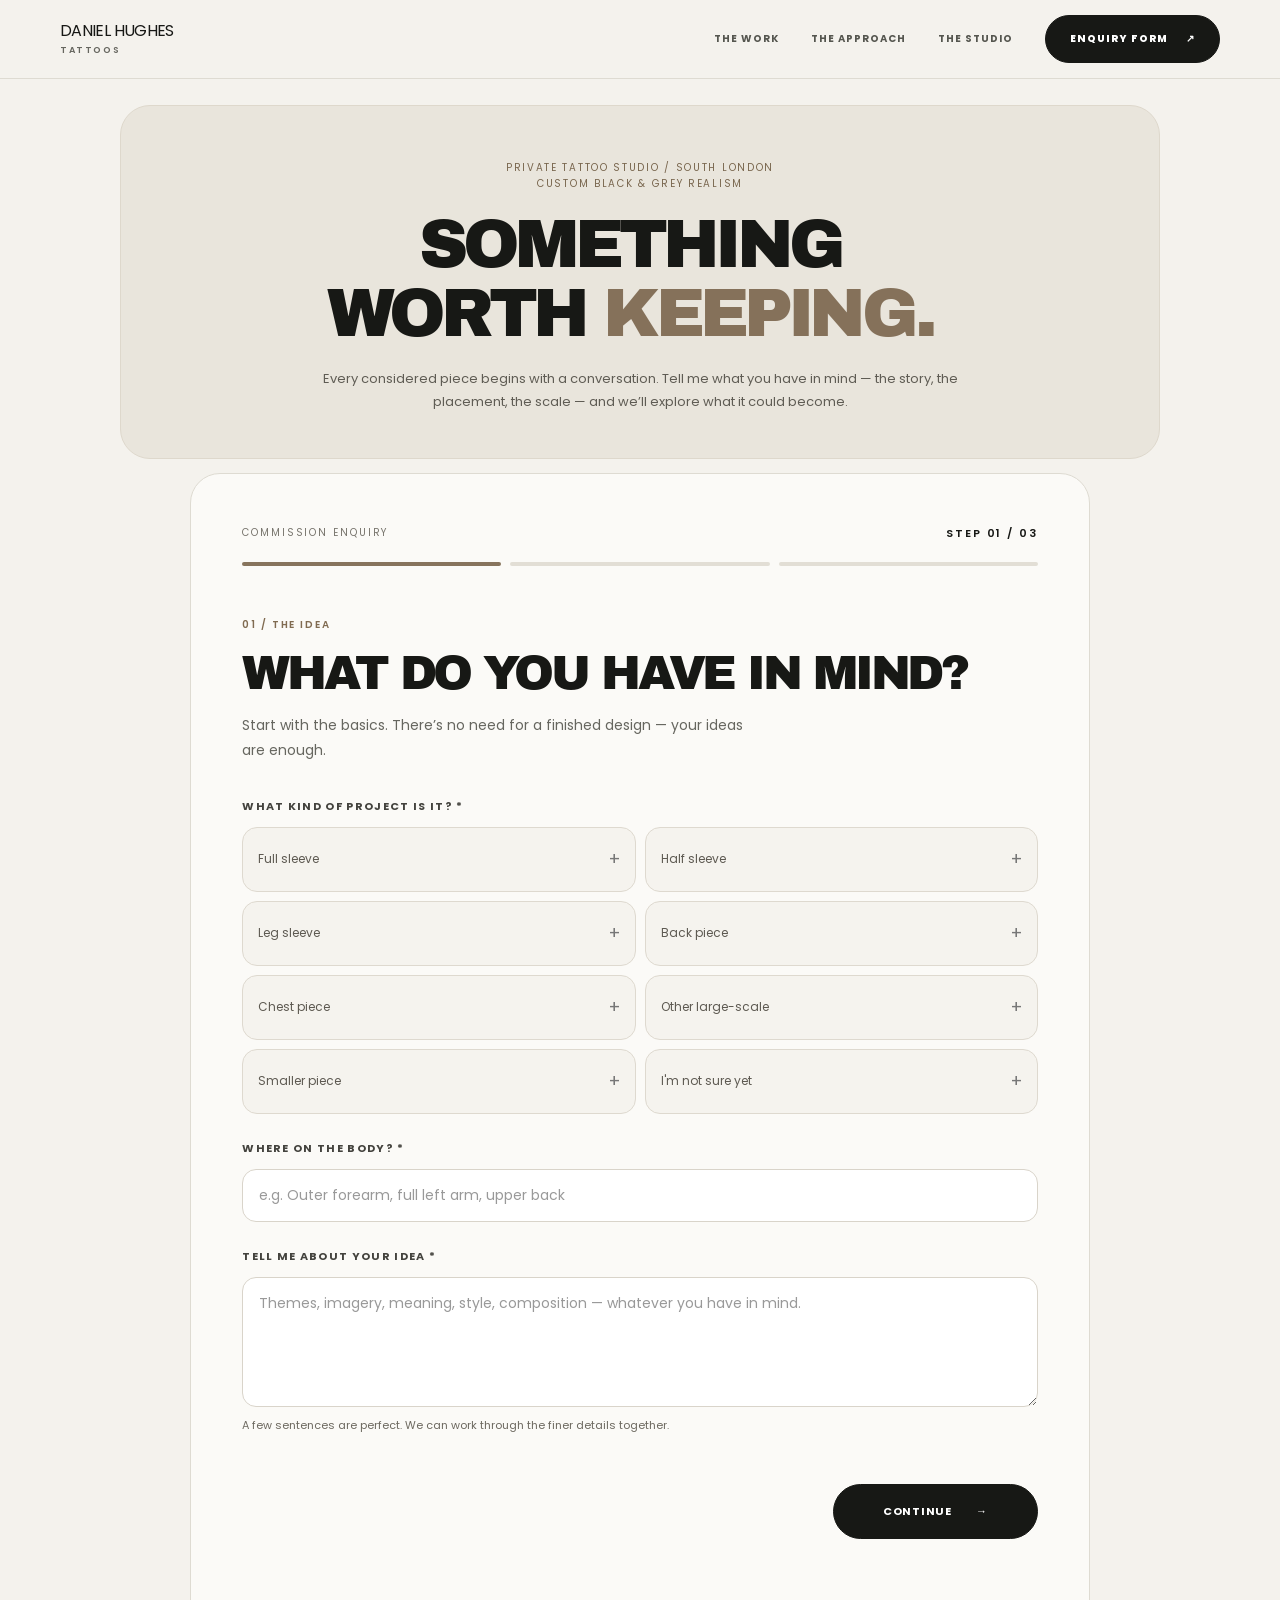
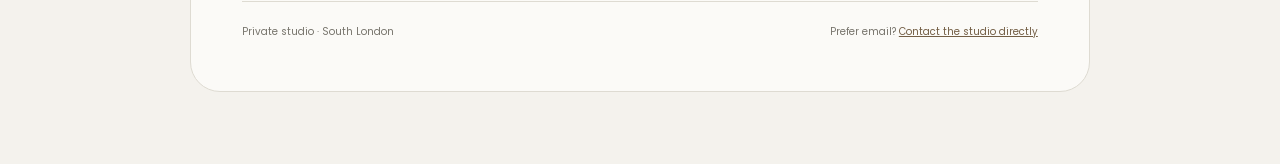
<file: enquire.html>
<!doctype html>
<html lang="en">
<head>
  <meta charset="utf-8">
  <meta name="viewport" content="width=device-width, initial-scale=1">
  <meta name="theme-color" content="#f4f2ed">
  <meta name="description" content="Start a private tattoo commission with Daniel Hughes. Tell us about your custom black and grey realism tattoo idea and request a consultation.">
  <title>Start Your Project — Daniel Hughes Tattoos</title>
  <style>
    :root{color-scheme:dark;--ink:#111210;--night:#181917;--ivory:#eae7df;--paper:#f4f1eb;--stone:#d2cec4;--soft:#9f9d95;--gold:#c2a483;--line:rgba(234,231,223,.15);--text:#282823}
    *{box-sizing:border-box}html{scroll-behavior:smooth}body{margin:0;background:var(--ink);color:var(--ivory);font-family:Arial,Helvetica,sans-serif;-webkit-font-smoothing:antialiased}
    button,input,select,textarea{font:inherit}button{cursor:pointer}a{color:inherit}
    :focus-visible{outline:2px solid #9e7851;outline-offset:4px}.skip{position:absolute;top:-80px;left:15px;background:var(--paper);color:var(--text);padding:12px;z-index:20}.skip:focus{top:12px}
    .site-header{max-width:1540px;margin:auto;padding:27px clamp(22px,4vw,70px);display:flex;align-items:center;justify-content:space-between;gap:20px}
    .wordmark{font-size:11px;font-weight:700;letter-spacing:.23em;text-transform:uppercase;text-decoration:none;line-height:1.5}
    .return{font-size:11px;letter-spacing:.12em;text-transform:uppercase;text-decoration:none;color:#c5c1b7;display:inline-flex;align-items:center;gap:12px}.return span{font-size:20px;line-height:0}
    .layout{display:grid;grid-template-columns:minmax(360px,.88fr) minmax(540px,1.12fr);max-width:1540px;margin:0 auto;min-height:calc(100vh - 90px)}
    .editorial{padding:clamp(54px,6vw,100px) clamp(28px,6vw,100px) 50px;position:relative;overflow:hidden;display:flex;flex-direction:column;justify-content:space-between;min-height:700px;background:radial-gradient(circle at 85% 47%,rgba(171,140,105,.12) 0,transparent 41%),linear-gradient(145deg,#1a1b19,#10110f)}
    .editorial:before{content:"";position:absolute;inset:22px;border:1px solid rgba(234,231,223,.07);pointer-events:none}
    .eyebrow{font-size:10px;text-transform:uppercase;letter-spacing:.23em;color:var(--gold);line-height:1.6}
    h1{font-family:Georgia,'Times New Roman',serif;font-weight:400;letter-spacing:-.07em;font-size:clamp(62px,6.2vw,110px);line-height:.96;margin:30px 0 28px;max-width:630px}
    h1 em{font-weight:400;color:#c7ad91}.lead{font-size:15px;line-height:1.8;color:#afafa6;max-width:390px;margin:0}
    .editorial-bottom{position:relative;z-index:1}.seal{height:225px;width:225px;border-radius:100%;border:1px solid #474139;display:grid;place-items:center;position:relative;margin:40px 0 32px auto}
    .seal:before{content:"";position:absolute;inset:17px;border:1px solid #645b50;border-radius:50%}.seal:after{content:"";position:absolute;inset:50%;width:1px;height:174%;background:linear-gradient(to bottom,transparent,#665848,transparent);transform:translate(-50%,-50%) rotate(45deg);pointer-events:none}
    .seal b{font-family:Georgia,serif;font-size:88px;letter-spacing:-.1em;font-weight:400;color:#9b8d7a;margin-left:-10px}
    .editorial-foot{display:flex;gap:15px;align-items:center;justify-content:space-between;border-top:1px solid var(--line);padding-top:24px;font-size:10px;letter-spacing:.15em;text-transform:uppercase;color:#96948e}
    .form-panel{background:var(--paper);color:var(--text);padding:clamp(32px,5vw,78px) clamp(24px,5.7vw,88px) 46px;min-width:0;display:flex;flex-direction:column}
    .form-top{display:flex;align-items:center;justify-content:space-between;gap:20px;color:#7b7870;text-transform:uppercase;font-size:10px;letter-spacing:.19em}
    .form-top strong{font-size:11px;color:#34332f;font-weight:600}
    .progress{display:grid;grid-template-columns:repeat(3,1fr);gap:9px;margin:20px 0 clamp(34px,4vw,56px)}.progress span{height:2px;background:#d8d4c9;transition:background .25s ease}.progress span.active{background:#292823}
    .stage-kicker{text-transform:uppercase;letter-spacing:.19em;font-size:10px;color:#8f795f;font-weight:600;margin:0 0 15px}
    .step-title{font:400 clamp(39px,4.3vw,64px)/1.05 Georgia,'Times New Roman',serif;letter-spacing:-.045em;margin:0 0 15px}
    .step-copy{max-width:520px;font-size:14px;color:#77736b;line-height:1.8;margin:0 0 34px}
    fieldset{min-width:0;border:0;padding:0;margin:0}fieldset[hidden]{display:none!important}
    .group{margin:0 0 26px}.field-label,.group legend{display:block;font-size:11px;font-weight:700;letter-spacing:.12em;text-transform:uppercase;color:#494640;margin:0 0 12px}
    .field-label small{font-weight:400;letter-spacing:0;text-transform:none;color:#8d887f;font-size:11px}
    .choices{display:grid;grid-template-columns:repeat(2,minmax(0,1fr));gap:9px}
    .choice{position:relative;min-width:0}.choice input{position:absolute;opacity:0;inset:0;cursor:pointer;width:100%;height:100%;z-index:2}
    .choice label{min-height:65px;padding:16px 15px;display:flex;align-items:center;justify-content:space-between;gap:8px;border:1px solid #d7d2c8;background:rgba(255,255,255,.3);font-size:12px;line-height:1.4;color:#615c52;transition:background .17s,border-color .17s,color .17s}
    .choice label:after{content:"+";color:#aba399;font-size:17px;line-height:1}.choice input:focus-visible+label{outline:2px solid #997c5a;outline-offset:2px}
    .choice input:checked+label{background:#242521;border-color:#242521;color:#f7f3ea}.choice input:checked+label:after{content:"✓";color:#cab196}
    .field{display:block;width:100%;background:#fffefb;border:1px solid #d4cec3;outline:0;border-radius:0;padding:15px 16px;color:#2a2925;font-size:14px;line-height:1.5;transition:border-color .15s,box-shadow .15s;min-height:52px}
    .field:focus{border-color:#8b7159;box-shadow:0 0 0 2px rgba(139,113,89,.12)}.field::placeholder{color:#a7a29a}
    textarea.field{min-height:130px;resize:vertical}select.field{appearance:none;background:#fffefb url("data:image/svg+xml,%3Csvg xmlns='http://www.w3.org/2000/svg' width='12' height='12' viewBox='0 0 24 24'%3E%3Cpath d='m6 9 6 6 6-6' stroke='%235b5851' stroke-width='2' fill='none'/%3E%3C/svg%3E") right 17px center/12px no-repeat;padding-right:40px}
    .two{display:grid;grid-template-columns:1fr 1fr;gap:14px}
    .hint{font-size:11px;line-height:1.65;color:#8d887d;margin:9px 0 0}
    .consent{display:flex;align-items:flex-start;gap:12px;margin:15px 0 0;font-size:12px;line-height:1.7;color:#666159}
    .consent input{flex:none;margin-top:3px;accent-color:#22221f;width:16px;height:16px}.consent a{text-underline-offset:3px}
    .form-foot{margin-top:auto;padding-top:24px}.form-actions{display:flex;align-items:center;justify-content:space-between;gap:16px}
    .btn{min-height:55px;border:1px solid #262722;padding:0 22px;text-transform:uppercase;letter-spacing:.15em;font-size:11px;font-weight:700;display:inline-flex;align-items:center;justify-content:center;gap:24px;transition:background .15s,color .15s,transform .15s}
    .btn:hover{transform:translateY(-1px)}.btn-main{background:#22231f;color:#f2eee6;min-width:205px}.btn-main:hover{background:#4a4035}
    .btn-back{border:0;background:transparent;padding:0;color:#615b52;min-width:65px;justify-content:flex-start}
    .btn[hidden]{display:none!important}.submit-status{font-size:12px;color:#a0442f;min-height:17px;margin:15px 0 0;line-height:1.6}
    .micro{border-top:1px solid #dad5ca;margin-top:30px;padding-top:21px;display:flex;justify-content:space-between;gap:18px;color:#898278;font-size:10px;line-height:1.7}
    .success{padding:38px 0 22px}.success[hidden]{display:none}.success-mark{width:66px;height:66px;border:1px solid #9a866d;border-radius:50%;display:grid;place-items:center;font:34px Georgia,serif;margin-bottom:40px;color:#847055}
    .success h2{font:400 clamp(46px,4vw,70px)/1.05 Georgia,serif;letter-spacing:-.06em;margin:0 0 24px}.success p{line-height:1.85;color:#6c675f;font-size:14px;max-width:490px}
    .details{margin:29px 0;padding:22px 0;border-top:1px solid #dad5ca;border-bottom:1px solid #dad5ca;color:#4a463f;font-size:12px;line-height:2}
    .details strong{font-weight:700}.sr-only{position:absolute!important;height:1px;width:1px;overflow:hidden;clip:rect(0,0,0,0);white-space:nowrap}
    .trap{position:absolute;left:-9999px;opacity:0;height:0;overflow:hidden}
    @media(max-width:1050px){.layout{grid-template-columns:minmax(300px,.8fr) minmax(420px,1.2fr)}.editorial{padding:70px 40px 40px}h1{font-size:65px}.seal{height:175px;width:175px}.seal b{font-size:65px}.form-panel{padding:50px 38px 35px}}
    @media(max-width:760px){.site-header{padding:22px}.layout{display:block;min-height:0}.editorial{min-height:0;padding:48px 28px 38px}.editorial:before{inset:14px}.eyebrow{font-size:9px}h1{font-size:clamp(56px,12vw,80px);margin:24px 0}.lead{font-size:13px}.seal{display:none}.editorial-foot{margin-top:40px}.form-panel{padding:42px 26px 30px}.form-top{font-size:9px}.progress{margin:18px 0 38px}.step-title{font-size:45px}}
    @media(max-width:430px){.site-header{padding:18px 20px}.return{font-size:10px}.return span{display:none}.editorial{padding:44px 24px 30px}h1{font-size:56px}.form-panel{padding:34px 20px 32px}.choices{gap:7px}.choice label{padding:12px 10px;min-height:68px;font-size:11px}.two{grid-template-columns:1fr;gap:0}.form-actions{gap:8px}.btn-main{min-width:0;flex:1;padding:0 14px}.micro{display:block}.micro span{display:block;margin:5px 0}.step-title{font-size:39px}}
    @media(prefers-reduced-motion:reduce){*,*:before,*:after{scroll-behavior:auto!important;transition:none!important}}
  </style>
  <link rel="stylesheet" href="/site.css">
  <link rel="stylesheet" href="/dark-theme.css">
  <link rel="stylesheet" href="/modular.css">
  <script src="/site-nav.js" defer></script>
  <style>#project-form{scroll-margin-top:96px}@media(max-width:760px){#project-form{scroll-margin-top:76px}}</style>
</head>
<body class="enquiry-page">
  <a class="skip" href="#project-form">Skip to enquiry form</a>
  <header class="global-header">
    <div class="site-wrap global-header-inner">
      <a class="global-wordmark" href="/" aria-label="Daniel Hughes Tattoos, home"><span>Daniel Hughes</span><span>Tattoos</span></a>
      <nav class="global-nav" aria-label="Primary navigation">
        <a href="/#work">The work</a><a href="/#approach">The approach</a><a href="/#studio">The studio</a>
        <a class="global-nav-cta" href="/enquire.html" aria-current="page">Enquiry form <span aria-hidden="true">↗</span></a>
      </nav>
      <details class="mobile-navigation">
        <summary aria-label="Open navigation menu">Menu <span class="menu-lines" aria-hidden="true"></span></summary>
        <nav class="mobile-navigation-panel" aria-label="Mobile navigation">
          <a href="/">Home</a><a href="/#work">The work</a><a href="/#approach">The approach</a><a href="/#studio">The studio</a>
          <a href="/enquire.html" aria-current="page">Enquiry form ↗</a>
        </nav>
      </details>
    </div>
  </header>
  <main class="layout">
    <aside class="editorial" aria-label="About your commission">
      <div>
        <p class="eyebrow">Private tattoo studio / South London<br>Custom black &amp; grey realism</p>
        <h1>Something<br>worth <em>keeping.</em></h1>
        <p class="lead">Every considered piece begins with a conversation. Tell me what you have in mind — the story, the placement, the scale — and we’ll explore what it could become.</p>
      </div>
      <div class="editorial-bottom">
        <div class="seal" aria-hidden="true"><b>DH</b></div>
        <div class="editorial-foot"><span>Made for you. Never off the shelf.</span><span>01 / 03</span></div>
      </div>
    </aside>
    <section class="form-panel" id="project-form" aria-label="Tattoo commission enquiry">
      <div id="form-shell">
        <div class="form-top"><span>Commission enquiry</span><strong id="stage-number">Step 01 / 03</strong></div>
        <div class="progress" aria-label="Form progress" role="img"><span class="active"></span><span></span><span></span></div>
        <form id="enquiry-form" novalidate>
          <div class="trap" aria-hidden="true"><label for="website">Website</label><input id="website" name="website" autocomplete="off" tabindex="-1"></div>
          <fieldset data-step="0">
            <legend class="sr-only">Your tattoo idea</legend>
            <p class="stage-kicker">01 / The idea</p>
            <h2 class="step-title">What do you have in mind?</h2>
            <p class="step-copy">Start with the basics. There’s no need for a finished design — your ideas are enough.</p>
            <div class="group">
              <div class="field-label" id="type-label">What kind of project is it? *</div>
              <div class="choices" role="radiogroup" aria-labelledby="type-label">
                <div class="choice"><input id="type1" type="radio" name="projectType" value="full-sleeve" required><label for="type1">Full sleeve</label></div>
                <div class="choice"><input id="type2" type="radio" name="projectType" value="half-sleeve"><label for="type2">Half sleeve</label></div>
                <div class="choice"><input id="type3" type="radio" name="projectType" value="leg-sleeve"><label for="type3">Leg sleeve</label></div>
                <div class="choice"><input id="type4" type="radio" name="projectType" value="back-piece"><label for="type4">Back piece</label></div>
                <div class="choice"><input id="type5" type="radio" name="projectType" value="chest-piece"><label for="type5">Chest piece</label></div>
                <div class="choice"><input id="type6" type="radio" name="projectType" value="other-large-scale"><label for="type6">Other large-scale</label></div>
                <div class="choice"><input id="type7" type="radio" name="projectType" value="smaller-piece"><label for="type7">Smaller piece</label></div>
                <div class="choice"><input id="type8" type="radio" name="projectType" value="unsure"><label for="type8">I'm not sure yet</label></div>
              </div>
            </div>
            <div class="group"><label class="field-label" for="placement">Where on the body? *</label><input class="field" id="placement" name="placement" required minlength="2" maxlength="120" autocomplete="off" placeholder="e.g. Outer forearm, full left arm, upper back"></div>
            <div class="group"><label class="field-label" for="description">Tell me about your idea *</label><textarea class="field" id="description" name="description" required minlength="15" maxlength="3000" placeholder="Themes, imagery, meaning, style, composition — whatever you have in mind."></textarea><p class="hint">A few sentences are perfect. We can work through the finer details together.</p></div>
          </fieldset>
          <fieldset data-step="1" hidden>
            <legend class="sr-only">Project planning</legend>
            <p class="stage-kicker">02 / The plan</p>
            <h2 class="step-title">Let's shape the project.</h2>
            <p class="step-copy">A little context helps me understand the scale of the work and plan the right amount of time for it.</p>
            <div class="group">
              <div class="field-label" id="sessions-label">How much work are you planning? *</div>
              <div class="choices" role="radiogroup" aria-labelledby="sessions-label">
                <div class="choice"><input type="radio" id="s1" name="sessions" value="single" required><label for="s1">One session / smaller piece</label></div>
                <div class="choice"><input type="radio" id="s2" name="sessions" value="multiple"><label for="s2">Multiple sessions</label></div>
                <div class="choice"><input type="radio" id="s3" name="sessions" value="unsure"><label for="s3">I'd like your guidance</label></div>
              </div>
            </div>
            <div class="two">
              <div class="group"><label class="field-label" for="timeframe">When would you like to start?</label><select class="field" id="timeframe" name="timeframe"><option value="">Select an approximate time</option><option value="as-soon-as-possible">As soon as practical</option><option value="within-1-month">Within a month</option><option value="1-3-months">1–3 months</option><option value="3-6-months">3–6 months</option><option value="flexible">I'm flexible</option></select></div>
              <div class="group"><label class="field-label" for="budget">Approximate project budget</label><select class="field" id="budget" name="budgetRange"><option value="">Prefer not to say / unsure</option><option value="400-800">£400–£800</option><option value="800-1600">£800–£1,600</option><option value="1600-3200">£1,600–£3,200</option><option value="3200-plus">£3,200+</option></select></div>
            </div>
            <div class="group"><label class="field-label" for="referenceLinks">Reference links <small>(optional)</small></label><textarea class="field" id="referenceLinks" name="referenceLinks" maxlength="1000" style="min-height:86px" placeholder="Pinterest boards, Instagram posts, or links to imagery you like"></textarea><p class="hint">You can also share images by email after we discuss your enquiry.</p></div>
            <p class="hint" style="border-left:2px solid #bba285;padding-left:14px">Full-day sessions are £400. A 50% deposit is required to confirm a booking, paid at least 7 days before the appointment to allow for design preparation. Submitting this enquiry does not reserve a date.</p>
          </fieldset>
          <fieldset data-step="2" hidden>
            <legend class="sr-only">Your contact details</legend>
            <p class="stage-kicker">03 / The conversation</p>
            <h2 class="step-title">Let's talk about it.</h2>
            <p class="step-copy">Leave your details and I'll review your project. This is an enquiry, not a confirmed appointment.</p>
            <div class="group"><label class="field-label" for="fullName">Your full name *</label><input class="field" id="fullName" name="fullName" required autocomplete="name" minlength="2" maxlength="120" placeholder="Your name"></div>
            <div class="group"><label class="field-label" for="email">Email address *</label><input class="field" type="email" id="email" name="email" required maxlength="254" autocomplete="email" placeholder="you@example.com"></div>
            <div class="two">
              <div class="group"><label class="field-label" for="phone">Phone <small>(optional)</small></label><input class="field" type="tel" id="phone" name="phone" maxlength="45" autocomplete="tel" placeholder="Your phone number"></div>
              <div class="group"><label class="field-label" for="instagram">Instagram <small>(optional)</small></label><input class="field" id="instagram" name="instagram" maxlength="100" placeholder="@username"></div>
            </div>
            <div class="group"><label class="field-label" for="preferredContact">Preferred way to contact you *</label><select class="field" id="preferredContact" name="preferredContact" required><option value="email">Email</option><option value="phone">Phone</option><option value="instagram">Instagram</option></select><p class="hint" id="contact-hint">Please provide a phone number or Instagram handle if you choose it above.</p></div>
            <label class="consent"><input type="checkbox" name="ageConfirmed" required><span>I confirm I am 18 years of age or older. *</span></label>
            <label class="consent"><input type="checkbox" name="privacyAccepted" required><span>I understand my details will be used to review and respond to my enquiry, as explained in the <a href="/privacy.html" target="_blank" rel="noopener">privacy notice</a>. *</span></label>
            <label class="consent"><input type="checkbox" name="marketingConsent"><span>I'd also like to hear about occasional available sessions and studio updates. <em>(Optional)</em></span></label>
          </fieldset>
          <div class="form-foot">
            <div class="form-actions">
              <button class="btn btn-back" type="button" id="back" hidden>← Back</button>
              <span id="back-placeholder" aria-hidden="true"></span>
              <button class="btn btn-main" type="button" id="next">Continue <span aria-hidden="true">→</span></button>
              <button class="btn btn-main" type="submit" id="submit" hidden>Send enquiry <span aria-hidden="true">→</span></button>
            </div>
            <p class="submit-status" id="status" role="alert" aria-live="polite"></p>
            <div class="micro"><span>Private studio · South London</span><span>Prefer email? <a href="mailto:dontdoadan@icloud.com?subject=Tattoo%20Enquiry">Contact the studio directly</a></span></div>
          </div>
        </form>
      </div>
      <div class="success" id="success" hidden tabindex="-1" role="status" aria-live="polite">
        <div class="success-mark" aria-hidden="true">✓</div>
        <p class="stage-kicker">Your enquiry has been received</p>
        <h2>Every great piece<br>starts somewhere.</h2>
        <p>Thank you for sharing your idea. Your enquiry has been saved and will be reviewed. If the project is a good fit, I'll get in touch using your preferred contact method to discuss next steps.</p>
        <div class="details"><strong>What happens next?</strong><br>We'll discuss the concept, scope and potential dates. Any appointment will only be confirmed once the deposit has been paid.</div>
        <a class="btn btn-main" href="/" style="text-decoration:none;max-width:250px">Return to the studio ↗</a>
      </div>
    </section>
  </main>
  <script>
    (() => {
      'use strict';
      const ENDPOINT = 'https://ukaxsqwnkoqbbsufpzga.supabase.co/functions/v1/tattoo-enquiry-intake';
      const form = document.getElementById('enquiry-form');
      const stages = [...form.querySelectorAll('fieldset[data-step]')];
      const bars = [...document.querySelectorAll('.progress span')];
      const status = document.getElementById('status');
      const next = document.getElementById('next');
      const back = document.getElementById('back');
      const submit = document.getElementById('submit');
      let stage = 0, sending = false;
      const requestId = crypto.randomUUID();
      function go(target) {
        stage = Math.min(2, Math.max(0, target));
        stages.forEach((section, i) => { section.hidden = i !== stage; });
        bars.forEach((bar, i) => bar.classList.toggle('active', i <= stage));
        document.getElementById('stage-number').textContent = 'Step 0' + (stage + 1) + ' / 03';
        back.hidden = stage === 0;
        document.getElementById('back-placeholder').hidden = stage !== 0;
        next.hidden = stage === 2;
        submit.hidden = stage !== 2;
        status.textContent = '';
        if (window.matchMedia('(prefers-reduced-motion: reduce)').matches) document.getElementById('project-form').scrollIntoView();
        else document.getElementById('project-form').scrollIntoView({behavior:'smooth',block:'start'});
        stages[stage].querySelector('.step-title').setAttribute('tabindex','-1');
        stages[stage].querySelector('.step-title').focus({preventScroll:true});
      }
      function validateCurrent() {
        const checkedRadioNames = new Set();
        const inputs = [...stages[stage].querySelectorAll('input,select,textarea')];
        for (const field of inputs) {
          if (field.type === 'radio') {
            if (checkedRadioNames.has(field.name)) continue;
            checkedRadioNames.add(field.name);
            if (![...stages[stage].querySelectorAll('input[name="' + field.name + '"]')].some(x => x.checked)) {
              status.textContent = 'Please choose an option before continuing.';
              field.focus(); return false;
            }
          } else if (!field.checkValidity()) {
            status.textContent = field.validity.valueMissing ? 'Please complete the required fields.' : 'Please check the highlighted field.';
            field.focus(); field.reportValidity(); return false;
          }
        }
        if (stage === 2) {
          const method = form.elements.preferredContact.value;
          const requiredField = method === 'phone' ? form.elements.phone : method === 'instagram' ? form.elements.instagram : null;
          if (requiredField && !requiredField.value.trim()) {
            status.textContent = 'Please add your ' + (method === 'phone' ? 'phone number' : 'Instagram handle') + ' or select email.';
            requiredField.focus(); return false;
          }
        }
        status.textContent = '';
        return true;
      }
      next.addEventListener('click', () => { if (validateCurrent()) go(stage + 1); });
      back.addEventListener('click', () => go(stage - 1));
      form.addEventListener('keydown', event => {
        if (event.key === 'Enter' && event.target.tagName !== 'TEXTAREA' && stage < 2) {
          event.preventDefault(); if (validateCurrent()) go(stage + 1);
        }
      });
      form.addEventListener('submit', async event => {
        event.preventDefault();
        if (sending || !validateCurrent()) return;
        const f = new FormData(form);
        const query = new URLSearchParams(location.search);
        const body = {
          requestId, website:f.get('website'), fullName:f.get('fullName'), email:f.get('email'),
          phone:f.get('phone'), instagram:f.get('instagram'), preferredContact:f.get('preferredContact'),
          projectType:f.get('projectType'), placement:f.get('placement'), sessions:f.get('sessions'),
          description:f.get('description'), referenceLinks:f.get('referenceLinks'),
          budgetRange:f.get('budgetRange'), timeframe:f.get('timeframe'),
          ageConfirmed:f.get('ageConfirmed') === 'on',
          privacyAccepted:f.get('privacyAccepted') === 'on',
          marketingConsent:f.get('marketingConsent') === 'on',
          sourcePage:location.pathname,
          utm:{source:query.get('utm_source') || '',medium:query.get('utm_medium') || '',campaign:query.get('utm_campaign') || ''}
        };
        const controller = new AbortController();
        const timer = setTimeout(() => controller.abort(), 15000);
        sending = true; submit.disabled = true; submit.textContent = 'Submitting…';
        status.textContent = 'Saving your enquiry securely…';
        try {
          const response = await fetch(ENDPOINT, {
            method:'POST', headers:{'Content-Type':'application/json'},body:JSON.stringify(body),
            signal:controller.signal,credentials:'omit',mode:'cors'
          });
          const result = await response.json().catch(() => ({}));
          if (!response.ok || result.ok !== true) throw new Error(result.error || 'Unable to save your enquiry.');
          document.getElementById('form-shell').hidden = true;
          form.reset();
          document.getElementById('success').hidden = false;
          document.getElementById('success').focus();
          document.title = 'Enquiry received — Daniel Hughes Tattoos';
        } catch (error) {
          status.textContent = error.name === 'AbortError'
            ? 'The connection timed out. Please try again; your enquiry may already have been saved.'
            : (error.message || 'Something went wrong. Please try again or contact the studio by email.');
        } finally {
          clearTimeout(timer);sending = false;submit.disabled = false;submit.innerHTML = 'Send enquiry <span aria-hidden="true">→</span>';
        }
      });
      // Only show a dynamic hint; labels already explain the preferred-contact requirement.
      document.getElementById('preferredContact').addEventListener('change', event => {
        document.getElementById('contact-hint').textContent = event.target.value === 'email'
          ? 'I will reply to the email address above.'
          : 'Please enter your ' + (event.target.value === 'phone' ? 'phone number' : 'Instagram handle') + ' above.';
      });
    })();
  </script>
</body>
</html>
</file>
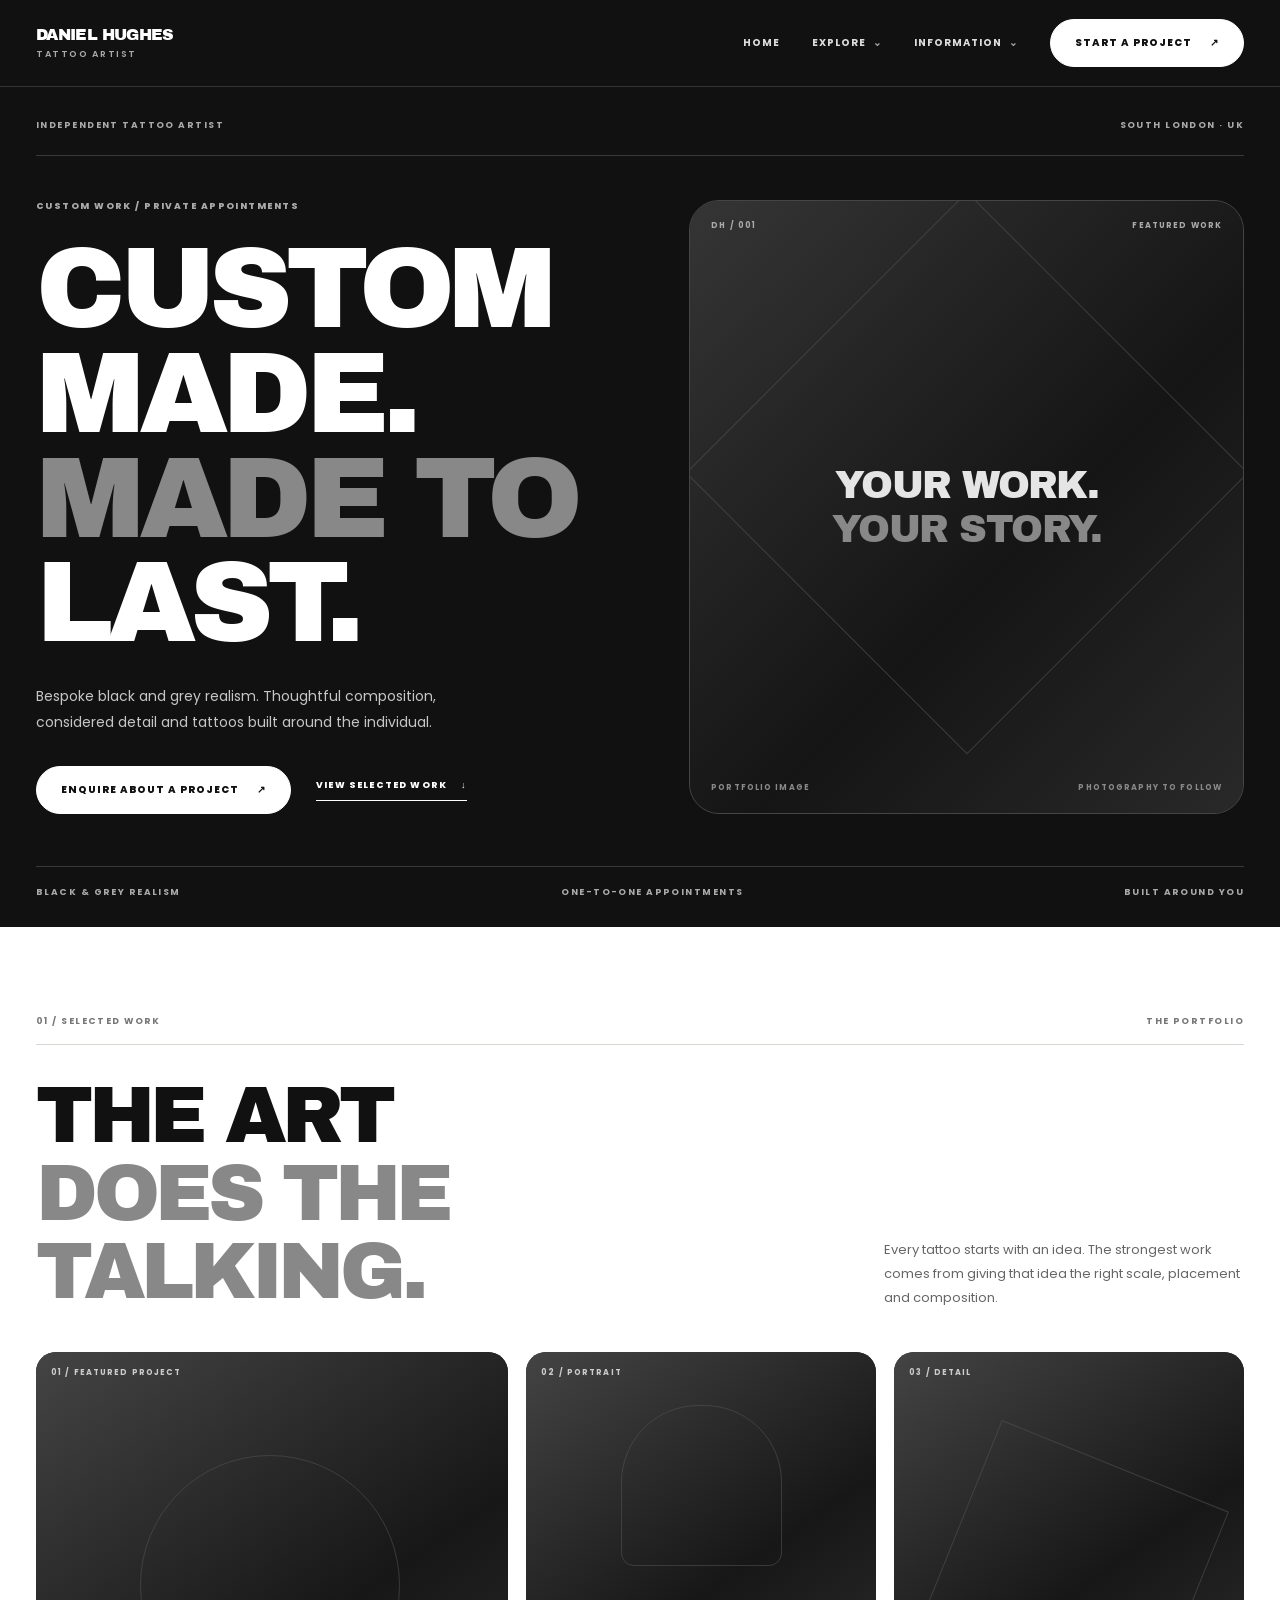
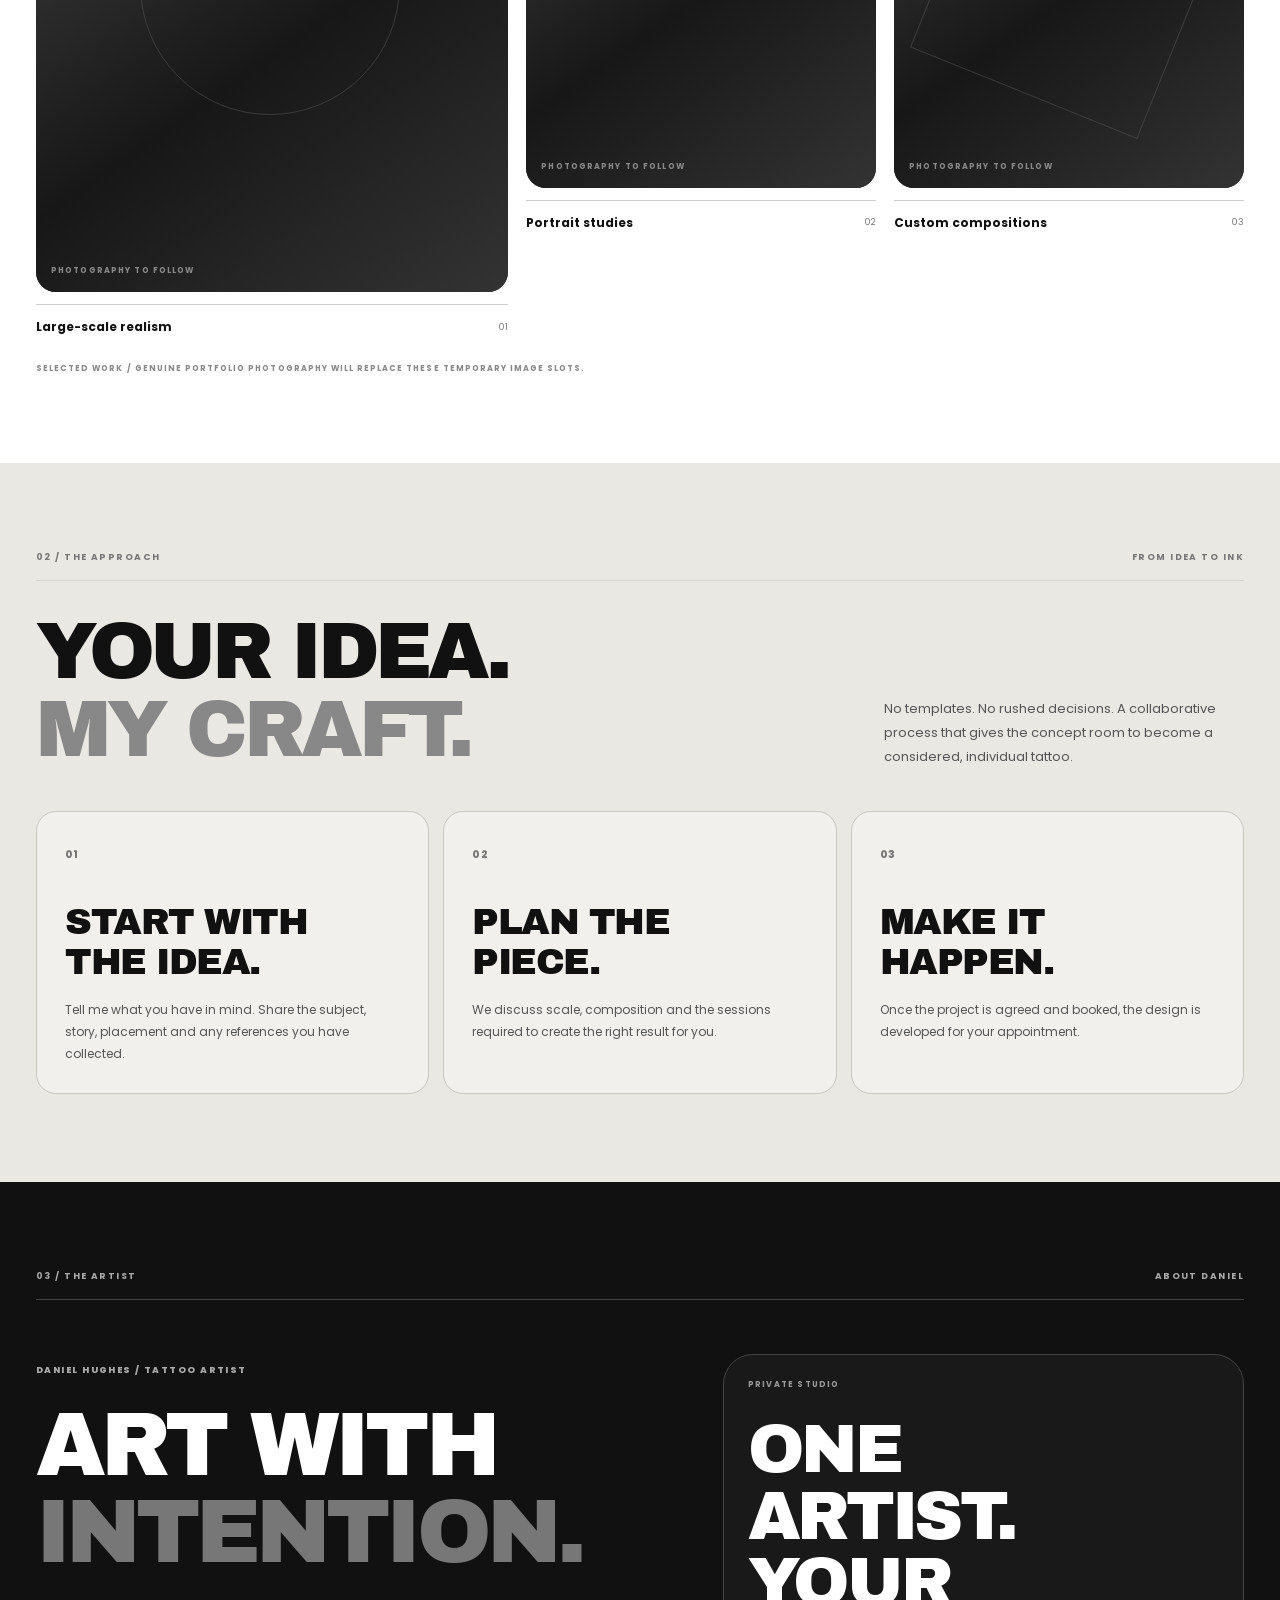
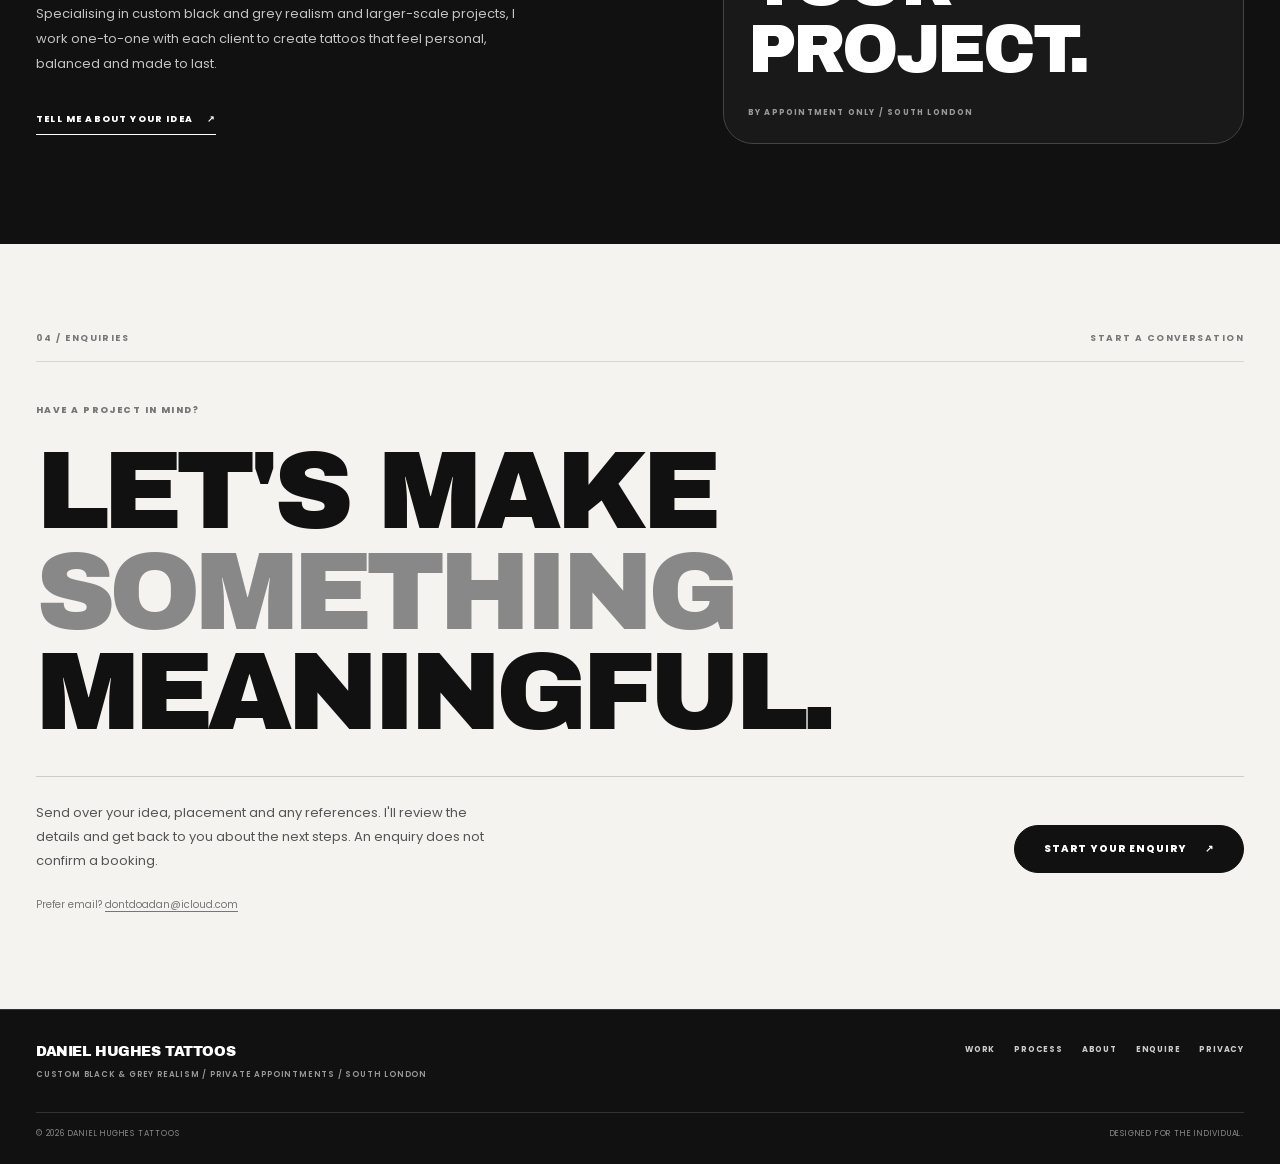
<file: home.html>
<!doctype html>
<html lang="en-GB">
<head>
  <meta charset="utf-8">
  <meta name="viewport" content="width=device-width, initial-scale=1">
  <meta name="description" content="Daniel Hughes is a South London tattoo artist specialising in custom black and grey realism and large-scale bespoke tattoo projects. Private appointments by enquiry.">
  <meta name="robots" content="index, follow">
  <meta name="theme-color" content="#111111">
  <title>Daniel Hughes Tattoos | Custom Tattoo Artist</title>
  <link rel="preconnect" href="https://fonts.googleapis.com">
  <link rel="preconnect" href="https://fonts.gstatic.com" crossorigin>
  <link href="https://fonts.googleapis.com/css2?family=Archivo+Black&family=Poppins:wght@400;500;600;700;800;900&display=swap" rel="stylesheet">
  <link rel="stylesheet" href="/site.css">
  <link rel="stylesheet" href="/dark-theme.css">
  <script src="/site-nav.js" defer></script>
</head>
<body class="home-page">
  <a class="skip-link" href="#main">Skip to content</a>
  <header class="global-header">
    <div class="site-wrap global-header-inner">
      <a class="global-wordmark" href="/" aria-label="Daniel Hughes Tattoos — home"><span>Daniel Hughes</span><span>TATTOO ARTIST</span></a>
      <nav class="global-nav" aria-label="Main navigation">
        <a href="/home.html">Home</a><details class="nav-dropdown"><summary>Explore</summary><div class="nav-dropdown-panel"><a href="/home.html#work">Selected work</a><a href="/home.html#approach">The process</a><a href="/home.html#studio">About Daniel</a></div></details><details class="nav-dropdown"><summary>Information</summary><div class="nav-dropdown-panel"><a href="/booking.html">Booking</a><a href="/offers.html">Offers</a><a href="/aftercare.html">Aftercare</a><a href="/contact.html">Contact</a></div></details>
        <a class="global-nav-cta" href="/enquire.html">Start a project <span aria-hidden="true">↗</span></a>
      </nav>
      <details class="mobile-navigation">
        <summary>MENU <span class="menu-lines" aria-hidden="true"></span></summary>
        <nav class="mobile-navigation-panel" aria-label="Mobile navigation">
          <a href="/home.html">Home</a><a href="/booking.html">Booking</a><a href="/offers.html">Offers</a><a href="/aftercare.html">Aftercare</a><a href="/contact.html">Contact</a>
          <a href="/enquire.html">Start a project ↗</a>
        </nav>
      </details>
    </div>
  </header>

  <main id="main">
    <section class="hero" aria-labelledby="hero-heading">
      <div class="site-wrap">
        <div class="hero-topline"><span>INDEPENDENT TATTOO ARTIST</span><span>SOUTH LONDON · UK</span></div>
        <div class="hero-layout">
          <div class="hero-copy">
            <p class="section-label">Custom work / Private appointments</p>
            <h1 id="hero-heading">CUSTOM<br>MADE.<br><span>MADE TO</span><br>LAST.</h1>
            <p class="hero-intro">Bespoke black and grey realism. Thoughtful composition, considered detail and tattoos built around the individual.</p>
            <div class="hero-actions">
              <a class="pill-button primary" href="/enquire.html">ENQUIRE ABOUT A PROJECT <span aria-hidden="true">↗</span></a>
              <a class="text-link" href="/home.html#work">VIEW SELECTED WORK <span aria-hidden="true">↓</span></a>
            </div>
          </div>
          <div class="hero-visual image-slot image-slot-hero" role="img" aria-label="Featured tattoo photography placeholder — Daniel's portfolio photography will be added">
            <div class="slot-top"><span>DH / 001</span><span>FEATURED WORK</span></div>
            <div class="slot-centre"><span>YOUR WORK.</span><span>YOUR STORY.</span></div>
            <div class="slot-bottom"><span>PORTFOLIO IMAGE</span><span>PHOTOGRAPHY TO FOLLOW</span></div>
          </div>
        </div>
        <div class="hero-bottomline"><span>BLACK &amp; GREY REALISM</span><span>ONE-TO-ONE APPOINTMENTS</span><span>BUILT AROUND YOU</span></div>
      </div>
    </section>

    <section class="work-section section" id="work" aria-labelledby="work-heading">
      <div class="site-wrap">
        <div class="section-topline"><span>01 / SELECTED WORK</span><span>THE PORTFOLIO</span></div>
        <div class="section-heading">
          <h2 id="work-heading">THE ART<br><span>DOES THE TALKING.</span></h2>
          <p>Every tattoo starts with an idea. The strongest work comes from giving that idea the right scale, placement and composition.</p>
        </div>
        <div class="portfolio-grid">
          <article class="portfolio-card portfolio-card-large">
            <div class="image-slot portfolio-image slot-lion" role="img" aria-label="Portfolio photograph placeholder one"><span class="image-index">01 / FEATURED PROJECT</span><span class="image-caption">PHOTOGRAPHY TO FOLLOW</span></div>
            <div class="portfolio-meta"><h3>Large-scale realism</h3><span>01</span></div>
          </article>
          <article class="portfolio-card">
            <div class="image-slot portfolio-image slot-portrait" role="img" aria-label="Portfolio photograph placeholder two"><span class="image-index">02 / PORTRAIT</span><span class="image-caption">PHOTOGRAPHY TO FOLLOW</span></div>
            <div class="portfolio-meta"><h3>Portrait studies</h3><span>02</span></div>
          </article>
          <article class="portfolio-card">
            <div class="image-slot portfolio-image slot-detail" role="img" aria-label="Portfolio photograph placeholder three"><span class="image-index">03 / DETAIL</span><span class="image-caption">PHOTOGRAPHY TO FOLLOW</span></div>
            <div class="portfolio-meta"><h3>Custom compositions</h3><span>03</span></div>
          </article>
        </div>
        <p class="portfolio-note">SELECTED WORK / GENUINE PORTFOLIO PHOTOGRAPHY WILL REPLACE THESE TEMPORARY IMAGE SLOTS.</p>
      </div>
    </section>

    <section class="approach-section section" id="approach" aria-labelledby="approach-heading">
      <div class="site-wrap">
        <div class="section-topline"><span>02 / THE APPROACH</span><span>FROM IDEA TO INK</span></div>
        <div class="section-heading">
          <h2 id="approach-heading">YOUR IDEA.<br><span>MY CRAFT.</span></h2>
          <p>No templates. No rushed decisions. A collaborative process that gives the concept room to become a considered, individual tattoo.</p>
        </div>
        <div class="process-grid">
          <article class="process-card"><span class="process-number">01</span><h3>START WITH<br>THE IDEA.</h3><p>Tell me what you have in mind. Share the subject, story, placement and any references you have collected.</p></article>
          <article class="process-card"><span class="process-number">02</span><h3>PLAN THE<br>PIECE.</h3><p>We discuss scale, composition and the sessions required to create the right result for you.</p></article>
          <article class="process-card"><span class="process-number">03</span><h3>MAKE IT<br>HAPPEN.</h3><p>Once the project is agreed and booked, the design is developed for your appointment.</p></article>
        </div>
      </div>
    </section>

    <section class="studio-section section" id="studio" aria-labelledby="studio-heading">
      <div class="site-wrap">
        <div class="section-topline"><span>03 / THE ARTIST</span><span>ABOUT DANIEL</span></div>
        <div class="studio-panel">
          <div class="studio-copy">
            <p class="section-label">Daniel Hughes / Tattoo artist</p>
            <h2 id="studio-heading">ART WITH<br><span>INTENTION.</span></h2>
            <p>Specialising in custom black and grey realism and larger-scale projects, I work one-to-one with each client to create tattoos that feel personal, balanced and made to last.</p>
            <a class="text-link light-link" href="/enquire.html">TELL ME ABOUT YOUR IDEA <span aria-hidden="true">↗</span></a>
          </div>
          <div class="studio-statement"><span>PRIVATE STUDIO</span><strong>ONE<br>ARTIST.<br>YOUR<br>PROJECT.</strong><span>BY APPOINTMENT ONLY / SOUTH LONDON</span></div>
        </div>
      </div>
    </section>

    <section class="cta-section section" aria-labelledby="cta-heading">
      <div class="site-wrap">
        <div class="section-topline"><span>04 / ENQUIRIES</span><span>START A CONVERSATION</span></div>
        <div class="cta-panel">
          <p class="section-label">Have a project in mind?</p>
          <h2 id="cta-heading">LET'S MAKE<br><span>SOMETHING</span><br>MEANINGFUL.</h2>
          <div class="cta-bottom"><p>Send over your idea, placement and any references. I'll review the details and get back to you about the next steps. An enquiry does not confirm a booking.</p><a class="pill-button primary" href="/enquire.html">START YOUR ENQUIRY <span aria-hidden="true">↗</span></a></div>
          <p class="email-note">Prefer email? <a href="mailto:dontdoadan@icloud.com?subject=Tattoo%20Enquiry">dontdoadan@icloud.com</a></p>
        </div>
      </div>
    </section>
  </main>

  <footer class="global-footer">
    <div class="site-wrap">
      <div class="global-footer-grid">
        <div><div class="footer-brand">DANIEL HUGHES TATTOOS</div><div class="footer-sub">CUSTOM BLACK &amp; GREY REALISM / PRIVATE APPOINTMENTS / SOUTH LONDON</div></div>
        <nav class="footer-links" aria-label="Footer navigation"><a href="#work">WORK</a><a href="/home.html#approach">PROCESS</a><a href="/home.html#studio">ABOUT</a><a href="/enquire.html">ENQUIRE</a><a href="/privacy.html">PRIVACY</a></nav>
      </div>
      <div class="footer-bottom"><span>© 2026 DANIEL HUGHES TATTOOS</span><span>DESIGNED FOR THE INDIVIDUAL.</span></div>
    </div>
  </footer>
</body>
</html>
</file>
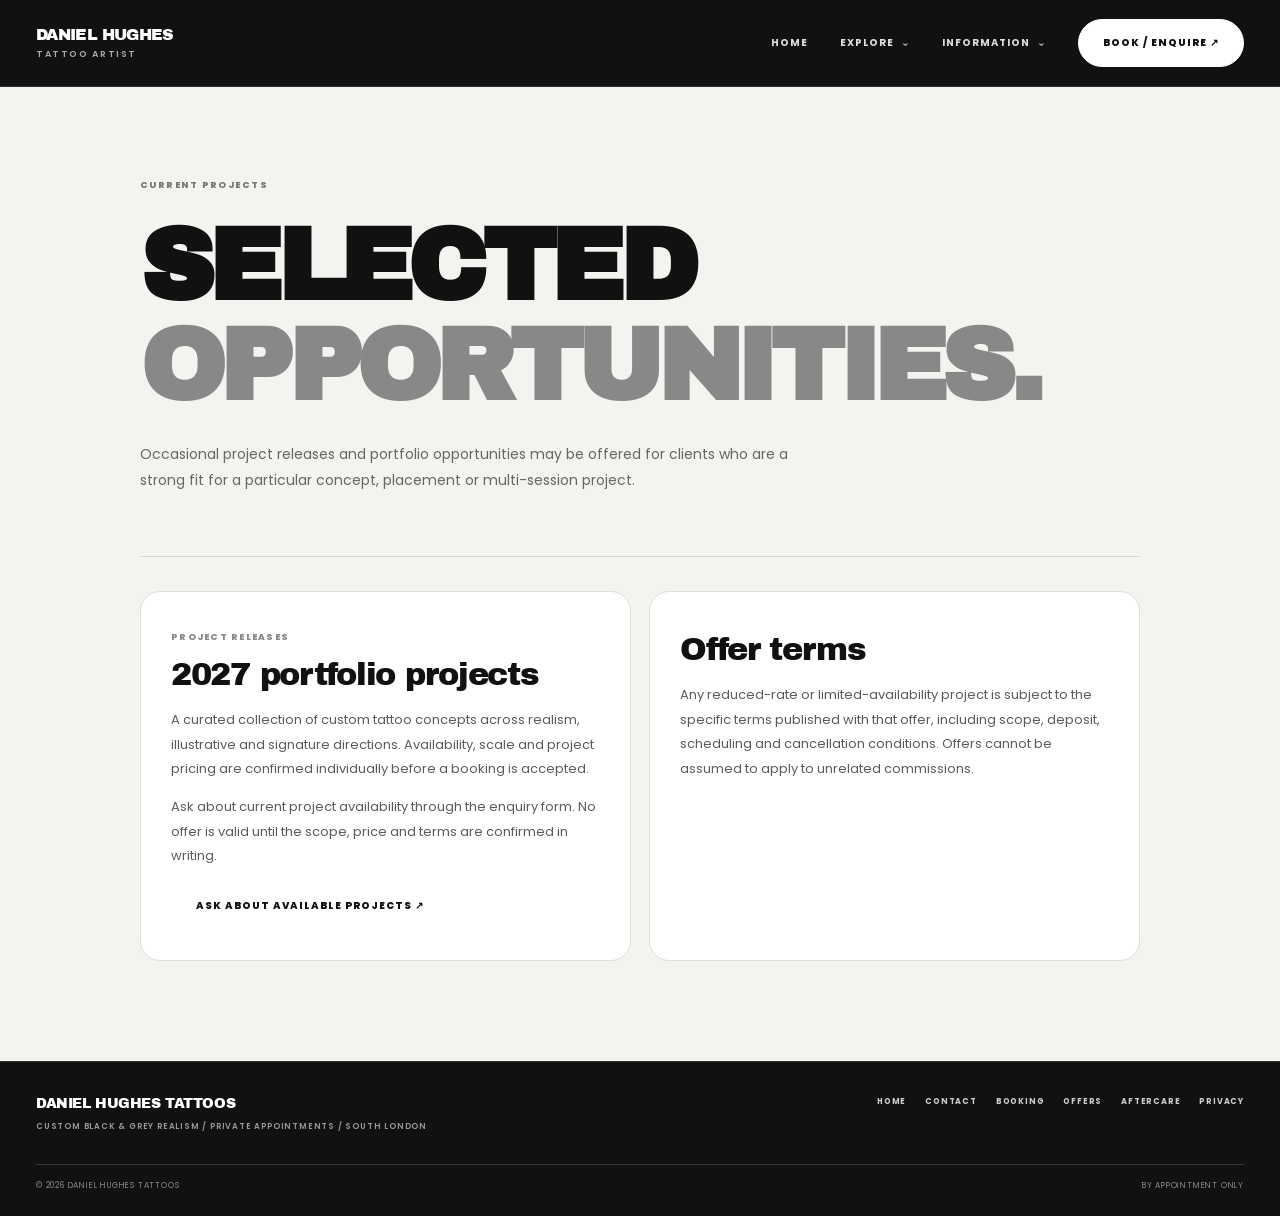
<file: offers.html>
<!doctype html>
<html lang="en-GB"><head><meta charset="utf-8"><meta name="viewport" content="width=device-width, initial-scale=1"><meta name="description" content="Offers and promotions — Daniel Hughes Tattoos, custom black and grey realism by private appointment."><meta name="theme-color" content="#111111"><title>Offers and promotions | Daniel Hughes Tattoos</title><link rel="preconnect" href="https://fonts.googleapis.com"><link rel="preconnect" href="https://fonts.gstatic.com" crossorigin><link href="https://fonts.googleapis.com/css2?family=Archivo+Black&family=Poppins:wght@400;500;600;700;800;900&display=swap" rel="stylesheet"><link rel="stylesheet" href="/site.css"><link rel="stylesheet" href="/dark-theme.css"><script src="/site-nav.js" defer></script></head><body class="info-page"><a class="skip-link" href="#main">Skip to content</a><header class="global-header"><div class="site-wrap global-header-inner"><a class="global-wordmark" href="/home.html"><span>Daniel Hughes</span><span>TATTOO ARTIST</span></a><nav class="global-nav" aria-label="Main navigation"><a href="/home.html">Home</a><details class="nav-dropdown"><summary>Explore</summary><div class="nav-dropdown-panel"><a href="/home.html#work">Portfolio</a><a href="/home.html#approach">Process</a><a href="/home.html#studio">About</a></div></details><details class="nav-dropdown"><summary>Information</summary><div class="nav-dropdown-panel"><a href="/booking.html">Booking</a><a href="/offers.html">Offers</a><a href="/aftercare.html">Aftercare</a><a href="/contact.html">Contact</a></div></details><a class="global-nav-cta" href="/enquire.html">Book / Enquire ↗</a></nav><details class="mobile-navigation"><summary>MENU <span class="menu-lines" aria-hidden="true"></span></summary><nav class="mobile-navigation-panel" aria-label="Mobile navigation"><a href="/home.html">Home</a><a href="/contact.html">Contact</a><a href="/booking.html">Booking</a><a href="/offers.html">Offers</a><a href="/aftercare.html">Aftercare</a><a href="/enquire.html">Book / Enquire ↗</a></nav></details></div></header><main id="main" class="info-main"><div class="info-hero"><p class="section-label">CURRENT PROJECTS</p><h1>SELECTED<br><span>OPPORTUNITIES.</span></h1><p class="info-intro">Occasional project releases and portfolio opportunities may be offered for clients who are a strong fit for a particular concept, placement or multi-session project.</p></div><div class="info-content"><section class="info-card"><span class="card-index">PROJECT RELEASES</span><h2>2027 portfolio projects</h2><p>A curated collection of custom tattoo concepts across realism, illustrative and signature directions. Availability, scale and project pricing are confirmed individually before a booking is accepted.</p><p>Ask about current project availability through the enquiry form. No offer is valid until the scope, price and terms are confirmed in writing.</p><a class="pill-button primary" href="/enquire.html">ASK ABOUT AVAILABLE PROJECTS ↗</a></section><section class="info-card"><h2>Offer terms</h2><p>Any reduced-rate or limited-availability project is subject to the specific terms published with that offer, including scope, deposit, scheduling and cancellation conditions. Offers cannot be assumed to apply to unrelated commissions.</p></section></div></main><footer class="global-footer"><div class="site-wrap"><div class="global-footer-grid"><div><div class="footer-brand">DANIEL HUGHES TATTOOS</div><div class="footer-sub">CUSTOM BLACK &amp; GREY REALISM / PRIVATE APPOINTMENTS / SOUTH LONDON</div></div><nav class="footer-links" aria-label="Footer navigation"><a href="/home.html">HOME</a><a href="/contact.html">CONTACT</a><a href="/booking.html">BOOKING</a><a href="/offers.html">OFFERS</a><a href="/aftercare.html">AFTERCARE</a><a href="/privacy.html">PRIVACY</a></nav></div><div class="footer-bottom"><span>© 2026 DANIEL HUGHES TATTOOS</span><span>BY APPOINTMENT ONLY</span></div></div></footer></body></html>
</file>
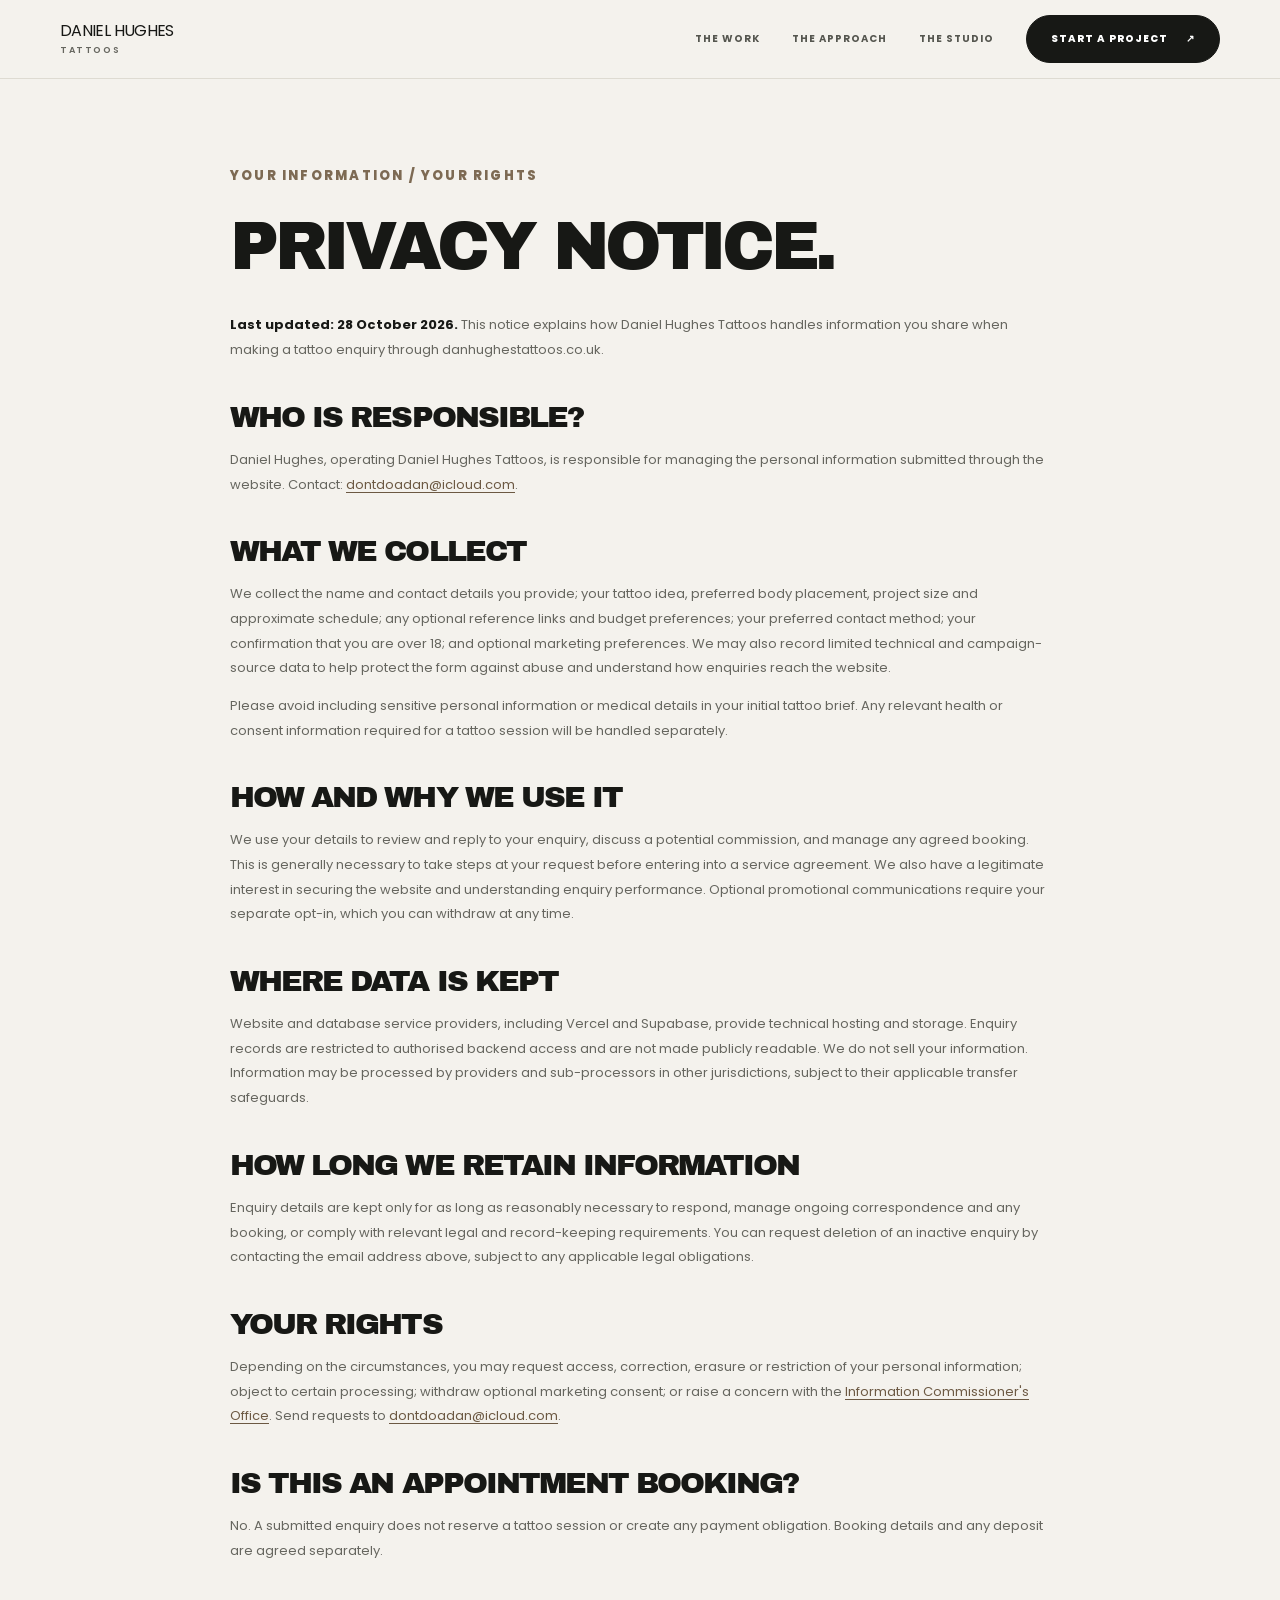
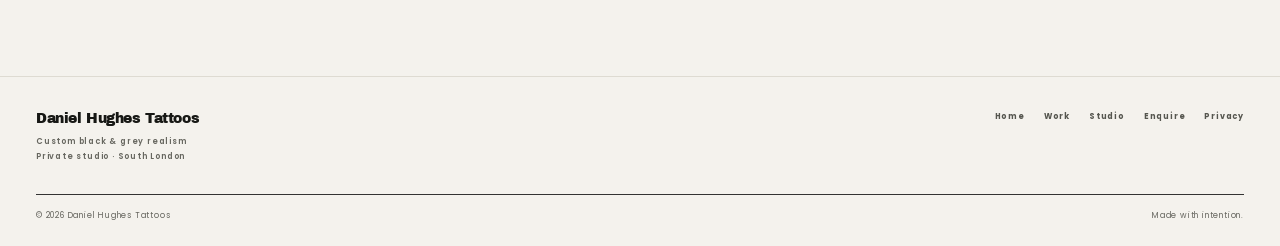
<file: privacy.html>
<!doctype html>
<html lang="en">
<head>
  <meta charset="utf-8">
  <meta name="viewport" content="width=device-width, initial-scale=1">
  <meta name="theme-color" content="#f4f2ed">
  <meta name="description" content="Privacy information for tattoo enquiries submitted to Daniel Hughes Tattoos.">
  <title>Privacy Notice — Daniel Hughes Tattoos</title>
  <link rel="stylesheet" href="/site.css">
  <link rel="stylesheet" href="/dark-theme.css">
  <link rel="stylesheet" href="/modular.css">
  <script src="/site-nav.js" defer></script>
</head>
<body class="privacy-page">
  <a class="skip-link" href="#privacy-content">Skip to content</a>
  <header class="global-header">
    <div class="site-wrap global-header-inner">
      <a class="global-wordmark" href="/" aria-label="Daniel Hughes Tattoos, home"><span>Daniel Hughes</span><span>Tattoos</span></a>
      <nav class="global-nav" aria-label="Primary navigation">
        <a href="/#work">The work</a><a href="/#approach">The approach</a><a href="/#studio">The studio</a>
        <a class="global-nav-cta" href="/enquire.html">Start a project <span aria-hidden="true">↗</span></a>
      </nav>
      <details class="mobile-navigation">
        <summary aria-label="Open navigation menu">Menu <span class="menu-lines" aria-hidden="true"></span></summary>
        <nav class="mobile-navigation-panel" aria-label="Mobile navigation">
          <a href="/">Home</a><a href="/#work">The work</a><a href="/#approach">The approach</a><a href="/#studio">The studio</a>
          <a href="/enquire.html">Start a project ↗</a>
        </nav>
      </details>
    </div>
  </header>
  <main class="privacy-content" id="privacy-content">
<p class="eyebrow">Your information / Your rights</p>
<h1>Privacy notice.</h1>
<p><strong>Last updated: 28 October 2026.</strong> This notice explains how Daniel Hughes Tattoos handles information you share when making a tattoo enquiry through danhughestattoos.co.uk.</p>
<h2>Who is responsible?</h2>
<p>Daniel Hughes, operating Daniel Hughes Tattoos, is responsible for managing the personal information submitted through the website. Contact: <a href="mailto:dontdoadan@icloud.com">dontdoadan@icloud.com</a>.</p>
<h2>What we collect</h2>
<p>We collect the name and contact details you provide; your tattoo idea, preferred body placement, project size and approximate schedule; any optional reference links and budget preferences; your preferred contact method; your confirmation that you are over 18; and optional marketing preferences. We may also record limited technical and campaign-source data to help protect the form against abuse and understand how enquiries reach the website.</p>
<p>Please avoid including sensitive personal information or medical details in your initial tattoo brief. Any relevant health or consent information required for a tattoo session will be handled separately.</p>
<h2>How and why we use it</h2>
<p>We use your details to review and reply to your enquiry, discuss a potential commission, and manage any agreed booking. This is generally necessary to take steps at your request before entering into a service agreement. We also have a legitimate interest in securing the website and understanding enquiry performance. Optional promotional communications require your separate opt-in, which you can withdraw at any time.</p>
<h2>Where data is kept</h2>
<p>Website and database service providers, including Vercel and Supabase, provide technical hosting and storage. Enquiry records are restricted to authorised backend access and are not made publicly readable. We do not sell your information. Information may be processed by providers and sub-processors in other jurisdictions, subject to their applicable transfer safeguards.</p>
<h2>How long we retain information</h2>
<p>Enquiry details are kept only for as long as reasonably necessary to respond, manage ongoing correspondence and any booking, or comply with relevant legal and record-keeping requirements. You can request deletion of an inactive enquiry by contacting the email address above, subject to any applicable legal obligations.</p>
<h2>Your rights</h2>
<p>Depending on the circumstances, you may request access, correction, erasure or restriction of your personal information; object to certain processing; withdraw optional marketing consent; or raise a concern with the <a href="https://ico.org.uk/make-a-complaint/" rel="noopener" target="_blank">Information Commissioner's Office</a>. Send requests to <a href="mailto:dontdoadan@icloud.com">dontdoadan@icloud.com</a>.</p>
<h2>Is this an appointment booking?</h2>
<p>No. A submitted enquiry does not reserve a tattoo session or create any payment obligation. Booking details and any deposit are agreed separately.</p>

  </main>
  <footer class="global-footer">
    <div class="site-wrap">
      <div class="global-footer-grid">
        <div><div class="footer-brand">Daniel Hughes Tattoos</div><div class="footer-sub">Custom black &amp; grey realism<br>Private studio · South London</div></div>
        <nav class="footer-links" aria-label="Footer navigation"><a href="/">Home</a><a href="/#work">Work</a><a href="/#studio">Studio</a><a href="/enquire.html">Enquire</a><a href="/privacy.html" aria-current="page">Privacy</a></nav>
      </div>
      <div class="footer-bottom"><span>© 2026 Daniel Hughes Tattoos</span><span>Made with intention.</span></div>
    </div>
  </footer>
</body>
</html>
</file>
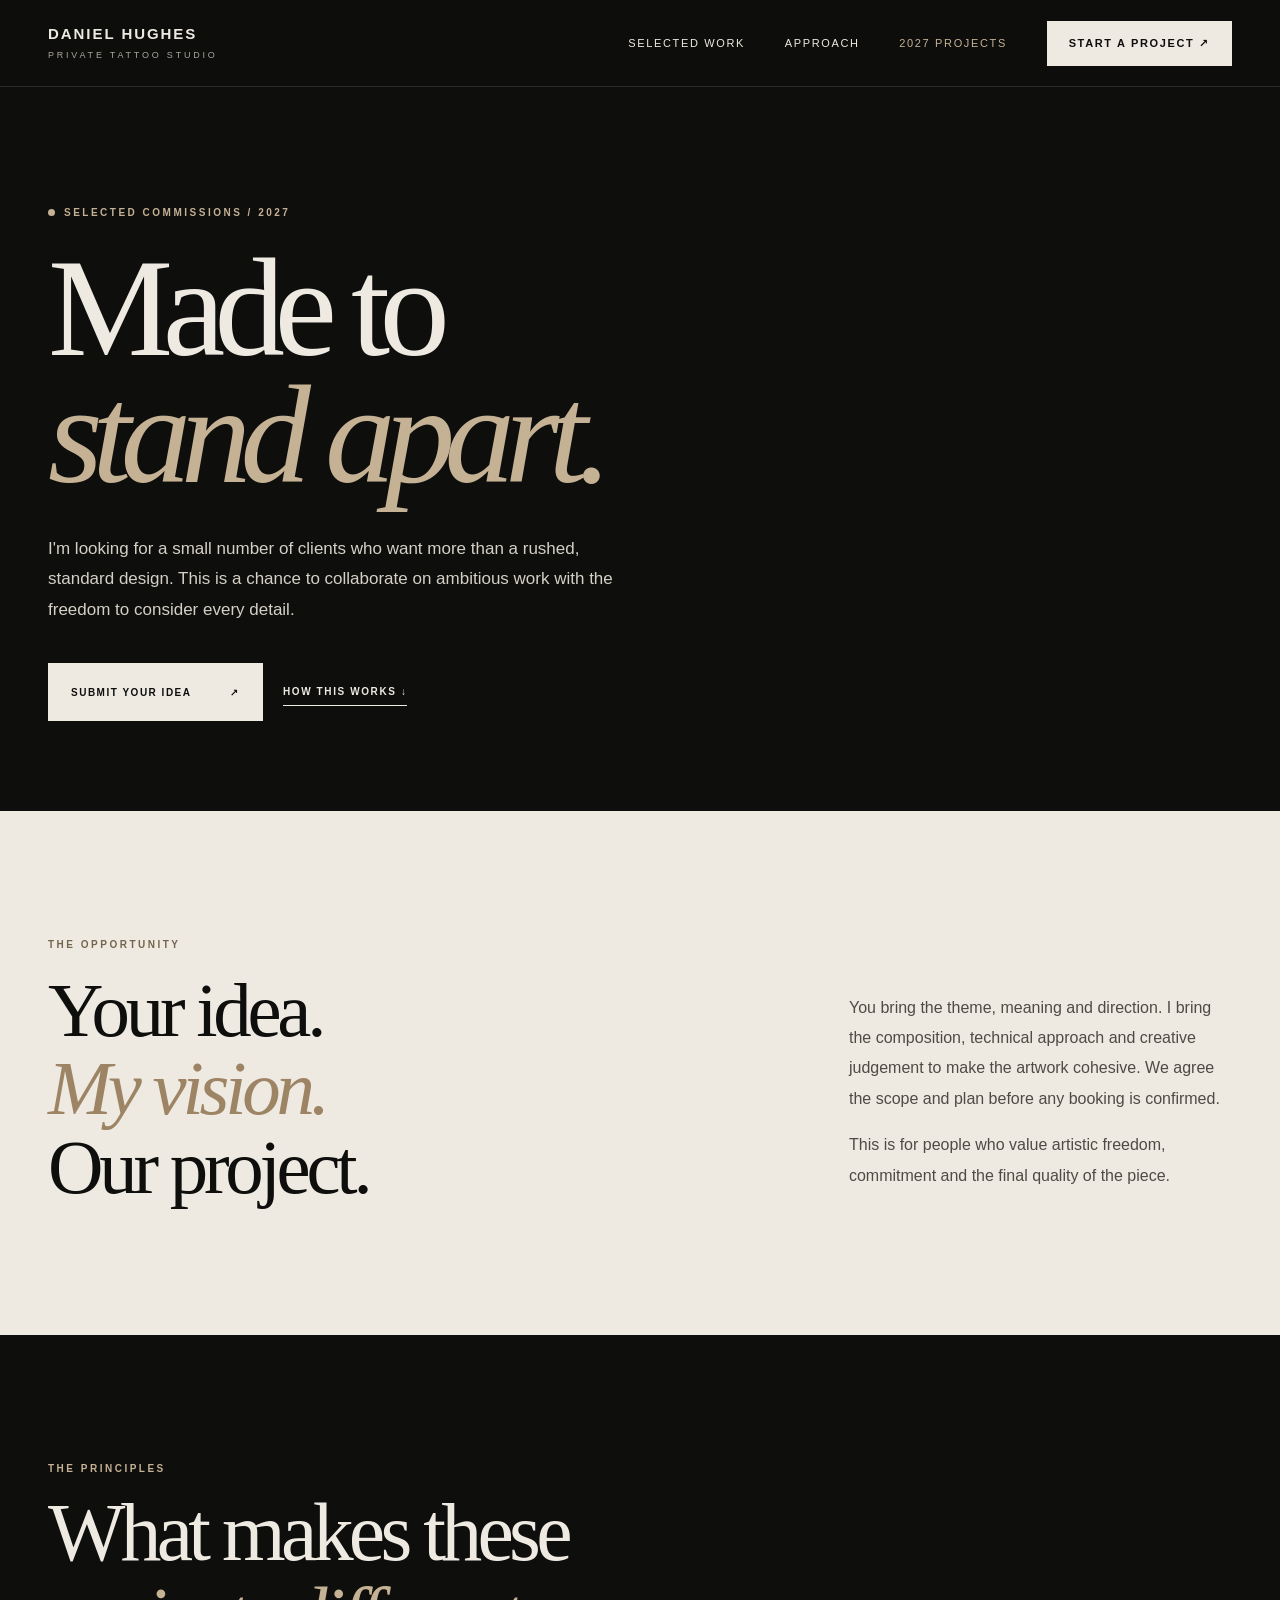
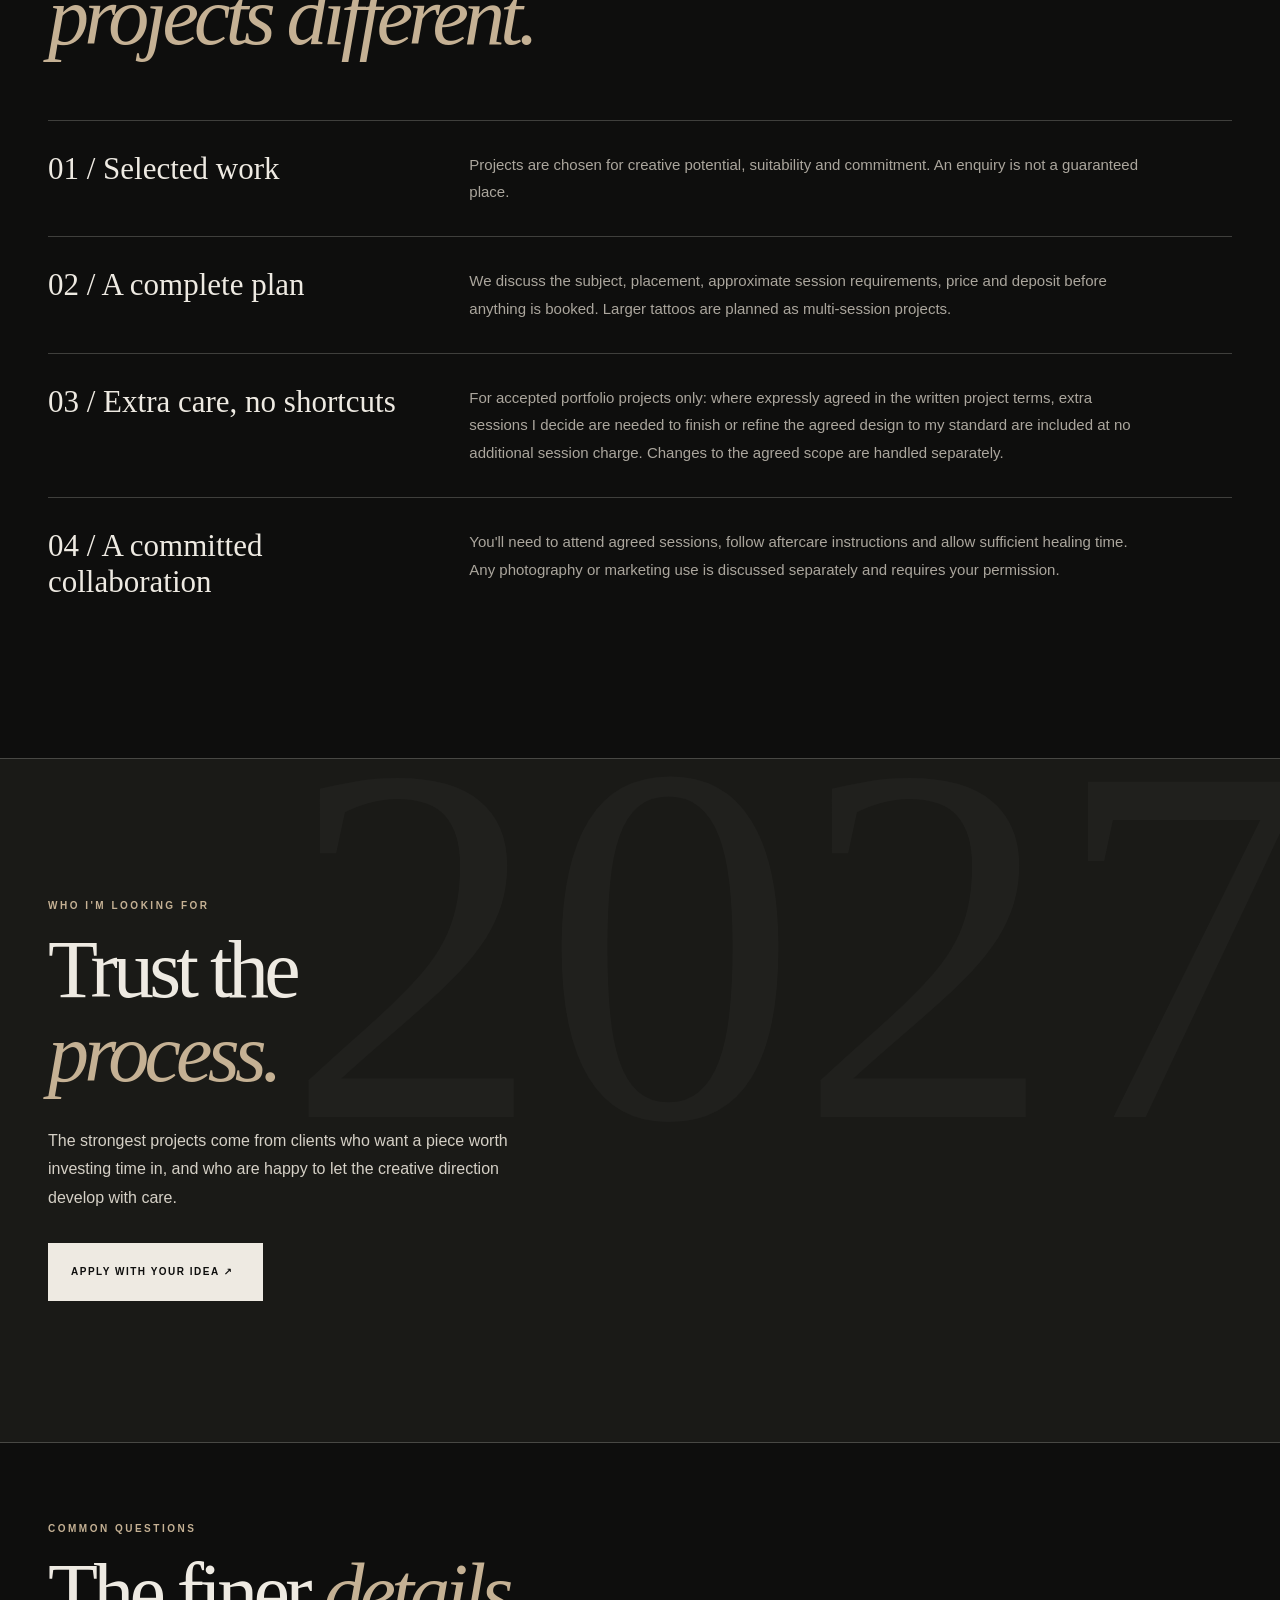
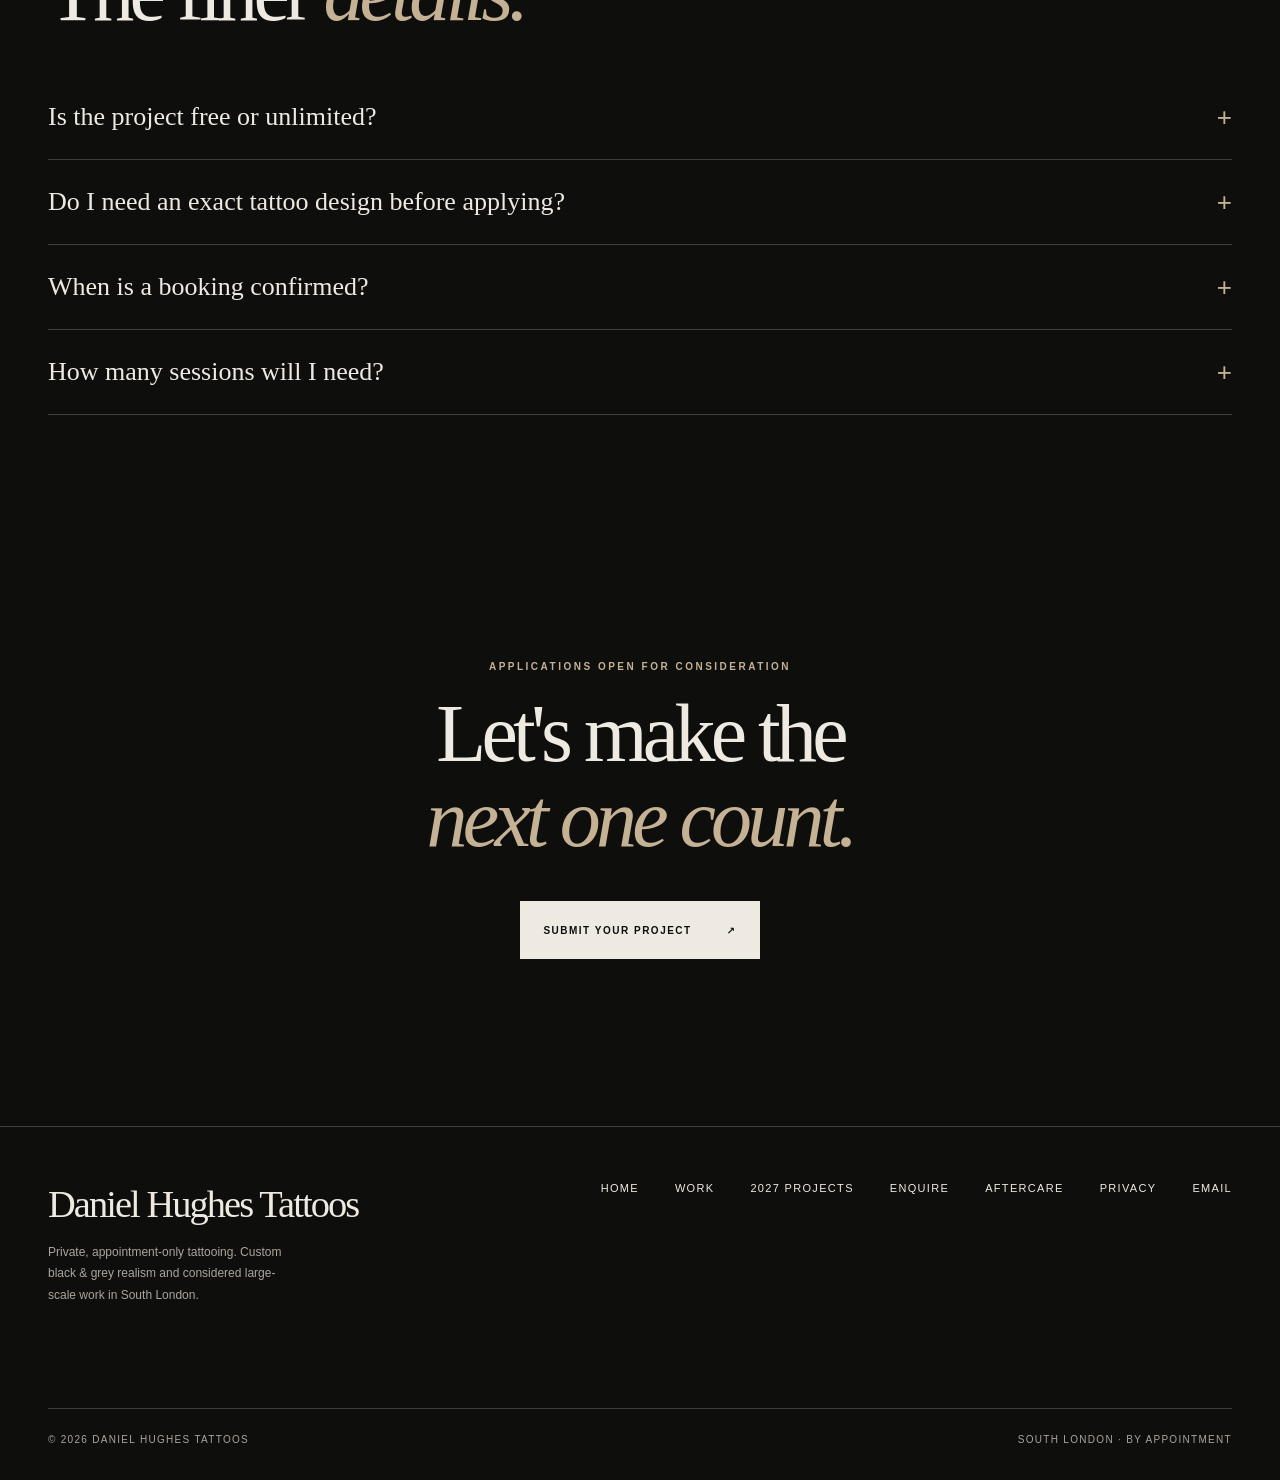
<file: projects.html>
<!doctype html><html lang="en-GB"><head><meta charset="utf-8"><meta name="viewport" content="width=device-width,initial-scale=1"><meta name="theme-color" content="#0e0e0d"><meta name="description" content="Apply for a selected 2027 tattoo portfolio project with Daniel Hughes. Custom realism, large-scale compositions and a thoughtful end-to-end process."><link rel="canonical" href="https://danhughestattoos.co.uk/projects.html"><meta property="og:type" content="website"><meta property="og:title" content="2027 Featured Tattoo Projects | Daniel Hughes"><meta property="og:description" content="Apply for a selected 2027 tattoo portfolio project with Daniel Hughes. Custom realism, large-scale compositions and a thoughtful end-to-end process."><meta property="og:image" content="https://danhughestattoos.co.uk/media/lion.png"><title>2027 Featured Tattoo Projects | Daniel Hughes</title><link rel="preload" as="image" href="/media/lion.png"><link rel="stylesheet" href="/editorial.css"><link rel="icon" type="image/svg+xml" href="/favicon.svg"></head><body class="editorial-site"><a class="ed-skip" href="#main">Skip to content</a><header class="ed-head"><div class="ed-wrap ed-nav-wrap"><a class="ed-wordmark" href="/" aria-label="Daniel Hughes Tattoos home">DANIEL HUGHES<small>PRIVATE TATTOO STUDIO</small></a><nav class="ed-nav" aria-label="Main navigation"><a href="/work.html">Selected work</a><a href="/#approach">Approach</a><a href="/projects.html" aria-current="page">2027 projects</a><a class="ed-nav-cta" href="/enquire.html">Start a project ↗</a></nav><details class="ed-mobile"><summary aria-label="Open site menu">Menu ☰</summary><nav class="ed-mobile-menu" aria-label="Mobile navigation"><a href="/work.html">Selected work</a><a href="/#approach">Approach</a><a href="/projects.html">2027 projects</a><a href="/enquire.html">Start a project ↗</a></nav></details></div></header>
<main id="main"><section class="ed-page-hero"><div class="ed-wrap"><div class="ed-eyebrow ed-marker">Selected commissions / 2027</div><h1>Made to<br><em>stand apart.</em></h1><p>I'm looking for a small number of clients who want more than a rushed, standard design. This is a chance to collaborate on ambitious work with the freedom to consider every detail.</p><div class="ed-actions"><a class="ed-btn" href="/enquire.html?utm_source=website&utm_medium=organic&utm_campaign=2027-projects">Submit your idea <span aria-hidden="true">↗</span></a><a class="ed-textlink" href="#details">How this works ↓</a></div></div></section>
<section class="ed-statement" id="details"><div class="ed-wrap ed-statement-grid"><div><div class="ed-eyebrow">The opportunity</div><h2>Your idea.<br><em>My vision.</em><br>Our project.</h2></div><div class="ed-statement-copy"><p>You bring the theme, meaning and direction. I bring the composition, technical approach and creative judgement to make the artwork cohesive. We agree the scope and plan before any booking is confirmed.</p><p>This is for people who value artistic freedom, commitment and the final quality of the piece.</p></div></div></section>
<section class="ed-section"><div class="ed-wrap"><div class="ed-eyebrow">The principles</div><h2 class="ed-display">What makes these<br><em>projects different.</em></h2><div style="margin-top:60px">
<div class="ed-rules"><h3>01 / Selected work</h3><p>Projects are chosen for creative potential, suitability and commitment. An enquiry is not a guaranteed place.</p></div>
<div class="ed-rules"><h3>02 / A complete plan</h3><p>We discuss the subject, placement, approximate session requirements, price and deposit before anything is booked. Larger tattoos are planned as multi-session projects.</p></div>
<div class="ed-rules"><h3>03 / Extra care, no shortcuts</h3><p>For accepted portfolio projects only: where expressly agreed in the written project terms, extra sessions I decide are needed to finish or refine the agreed design to my standard are included at no additional session charge. Changes to the agreed scope are handled separately.</p></div>
<div class="ed-rules"><h3>04 / A committed collaboration</h3><p>You'll need to attend agreed sessions, follow aftercare instructions and allow sufficient healing time. Any photography or marketing use is discussed separately and requires your permission.</p></div>
</div></div></section>
<section class="ed-invitation"><div class="ed-wrap"><div class="ed-eyebrow">Who I'm looking for</div><h2 class="ed-display">Trust the<br><em>process.</em></h2><p>The strongest projects come from clients who want a piece worth investing time in, and who are happy to let the creative direction develop with care.</p><a class="ed-btn" href="/enquire.html?utm_source=website&utm_medium=organic&utm_campaign=2027-projects">Apply with your idea ↗</a></div></section>
<section class="ed-faq"><div class="ed-wrap"><div class="ed-eyebrow">Common questions</div><h2 class="ed-display">The finer <em>details.</em></h2><div style="margin-top:40px"><details><summary>Is the project free or unlimited?</summary><p>No. Every project has an individually agreed price and scope. Any additional sessions included at my cost apply only when explicitly stated in the selected project's written terms and needed for the agreed design, not when the design is expanded at your request.</p></details><details><summary>Do I need an exact tattoo design before applying?</summary><p>No. Your starting idea, theme and placement are enough. We can shape the creative direction together.</p></details><details><summary>When is a booking confirmed?</summary><p>After the project is accepted, terms and date are agreed, and the required deposit is paid. Submitting an enquiry does not hold a date.</p></details><details><summary>How many sessions will I need?</summary><p>This depends on the size, complexity and placement. We'll discuss an initial plan before booking, with appropriate time allowed for healing between sessions.</p></details></div></div></section>
<section class="ed-cta"><div class="ed-wrap"><div class="ed-eyebrow">Applications open for consideration</div><h2 class="ed-display">Let's make the<br><em>next one count.</em></h2><a class="ed-btn" href="/enquire.html?utm_source=website&utm_medium=organic&utm_campaign=2027-projects">Submit your project <span aria-hidden="true">↗</span></a></div></section></main><footer class="ed-footer"><div class="ed-wrap"><div class="ed-footer-main"><div><div class="ed-footer-brand">Daniel Hughes Tattoos</div><p class="ed-footer-copy">Private, appointment-only tattooing. Custom black &amp; grey realism and considered large-scale work in South London.</p></div><nav class="ed-footer-links" aria-label="Footer navigation"><a href="/">Home</a><a href="/work.html">Work</a><a href="/projects.html">2027 projects</a><a href="/enquire.html">Enquire</a><a href="/aftercare">Aftercare</a><a href="/privacy.html">Privacy</a><a href="mailto:dontdoadan@icloud.com?subject=Tattoo%20enquiry">Email</a></nav></div><div class="ed-footer-bottom"><span>© 2026 Daniel Hughes Tattoos</span><span>South London · By appointment</span></div></div></footer><script>document.querySelectorAll(".ed-mobile-menu a").forEach(a=>a.addEventListener("click",()=>{const d=a.closest("details");if(d)d.open=false}))</script></body></html>
</file>
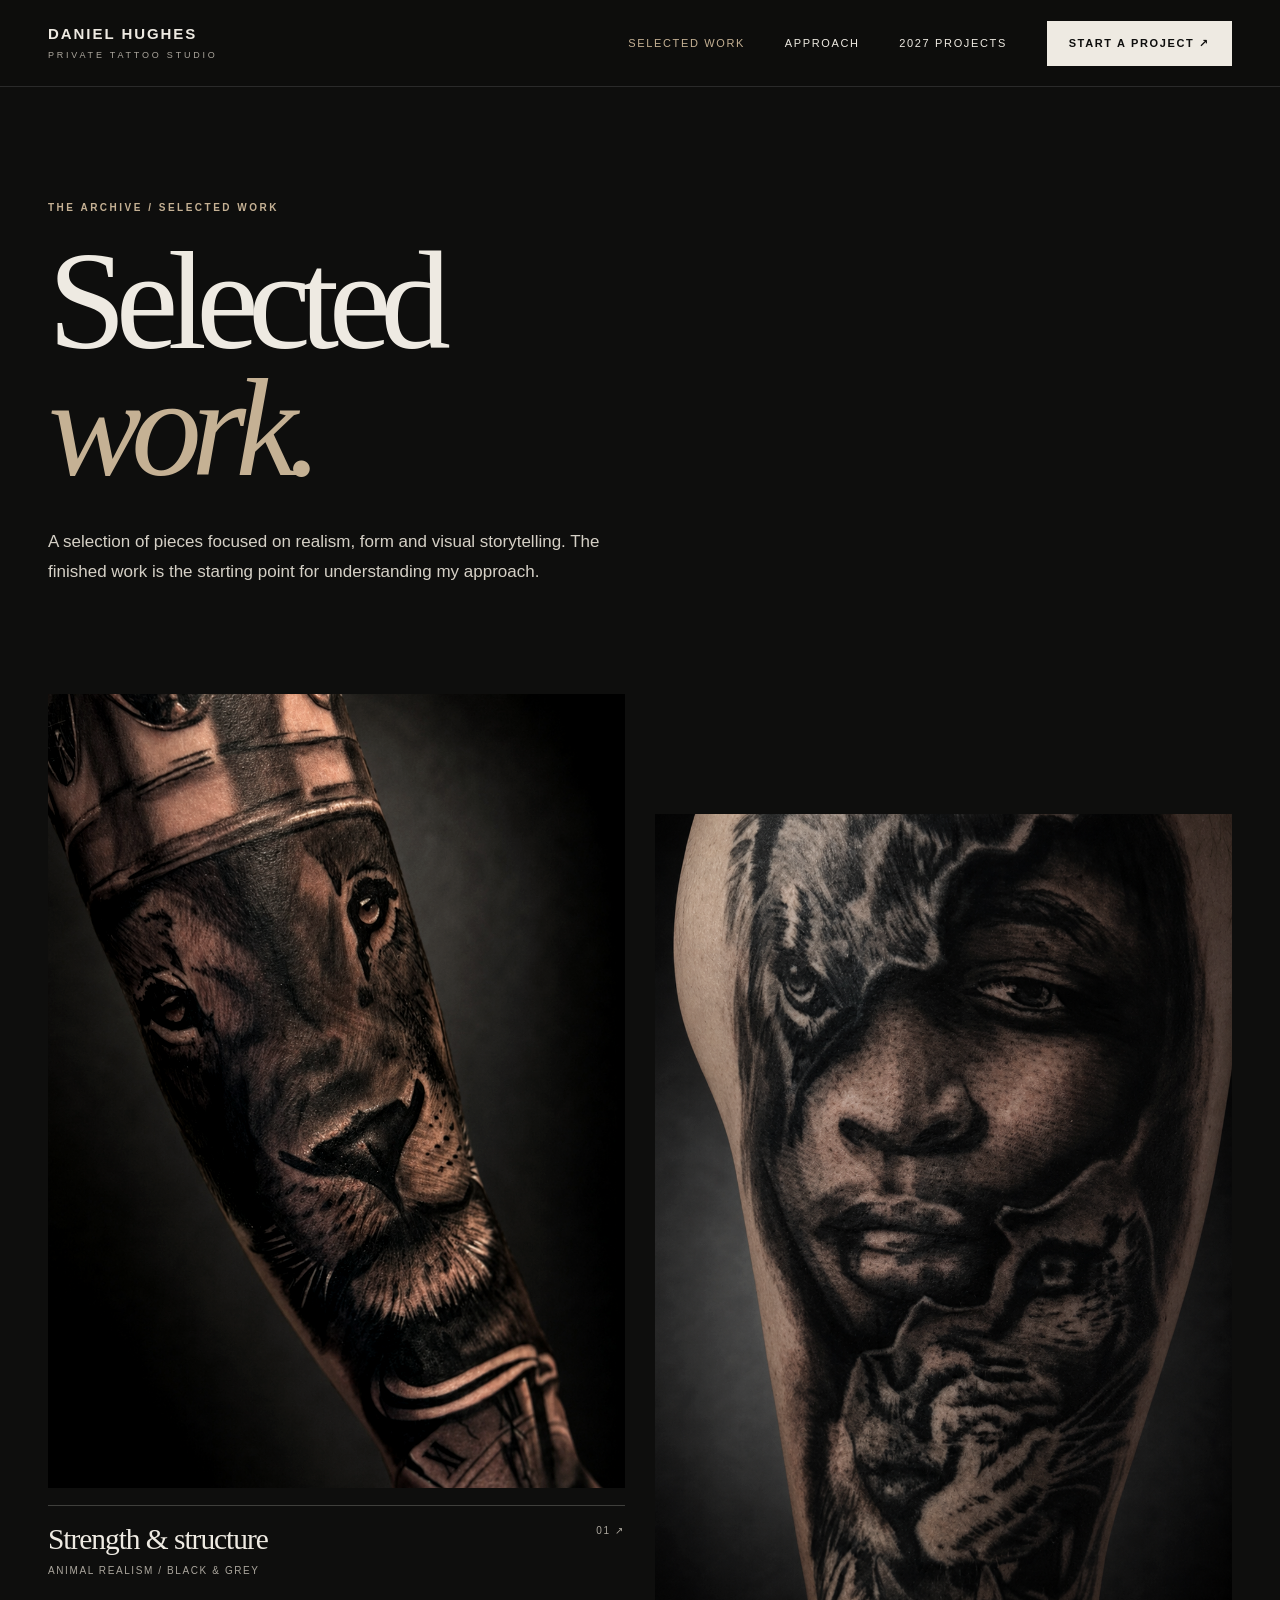
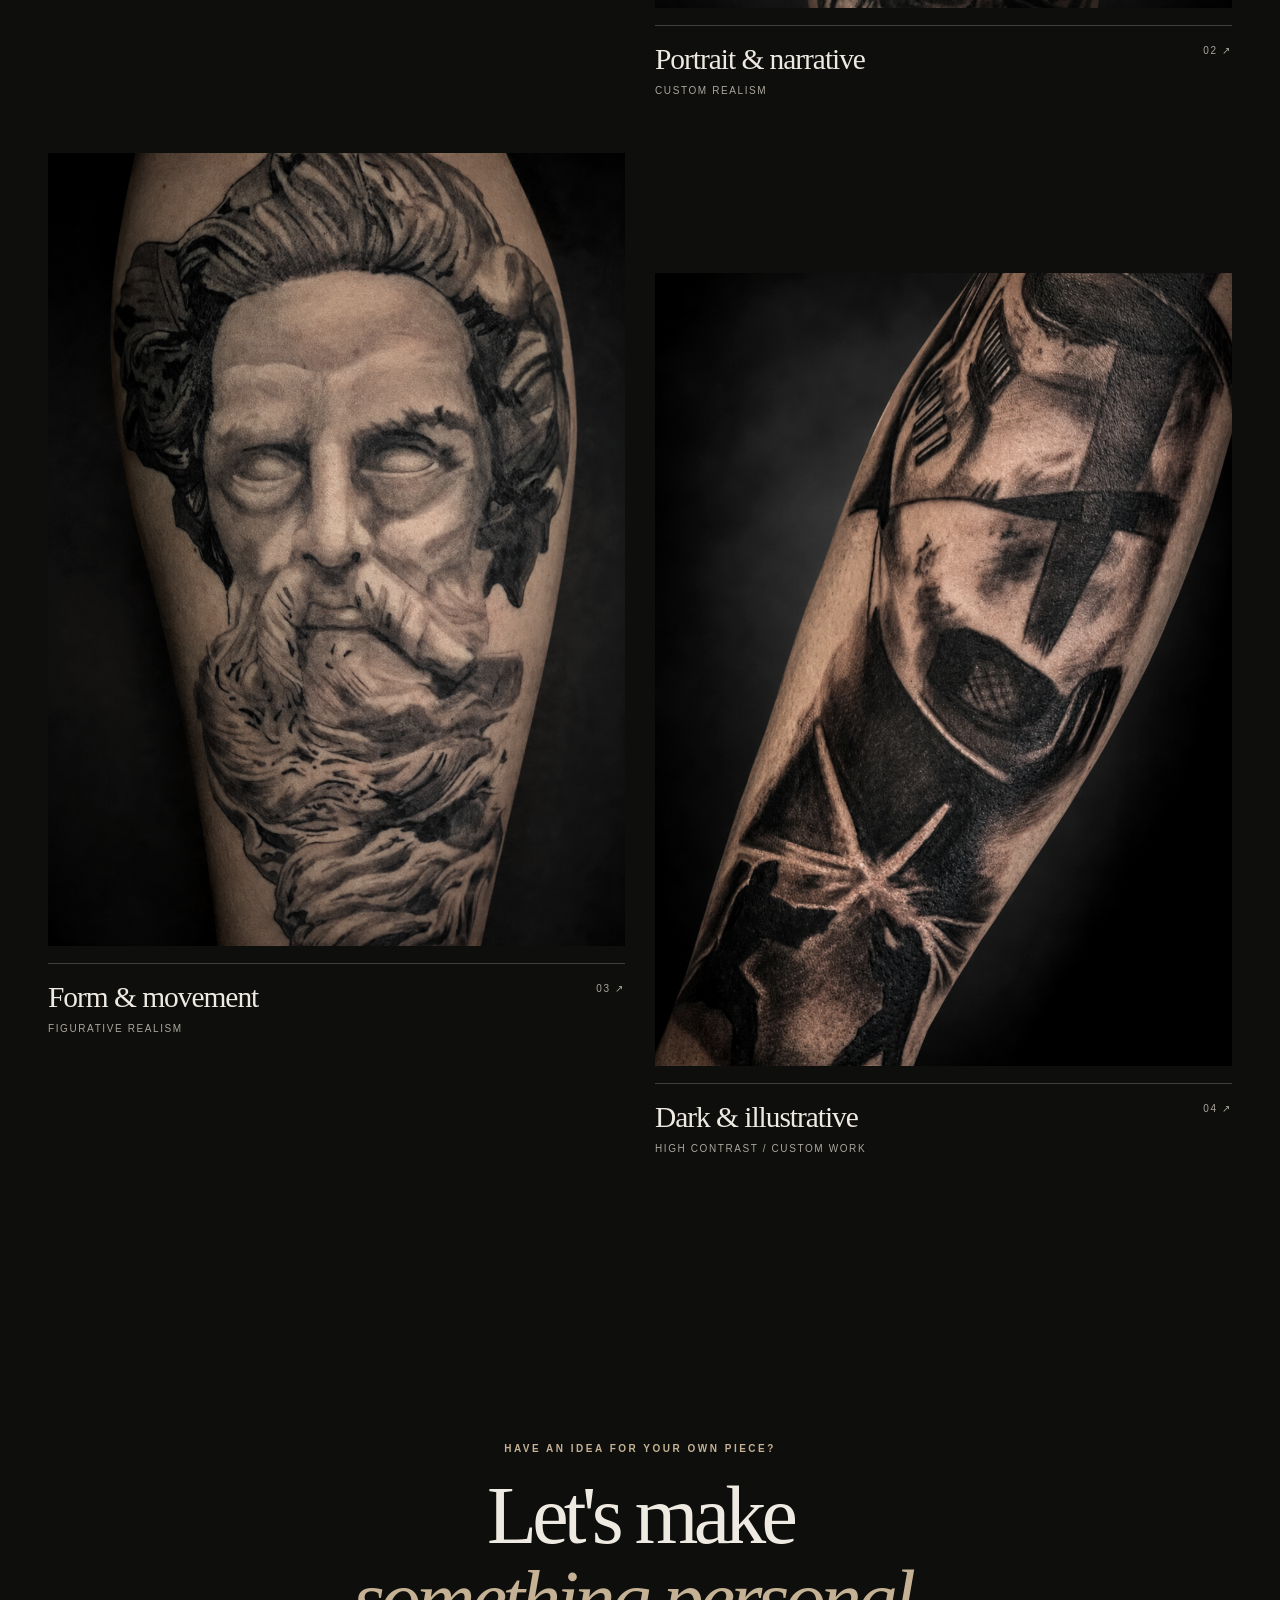
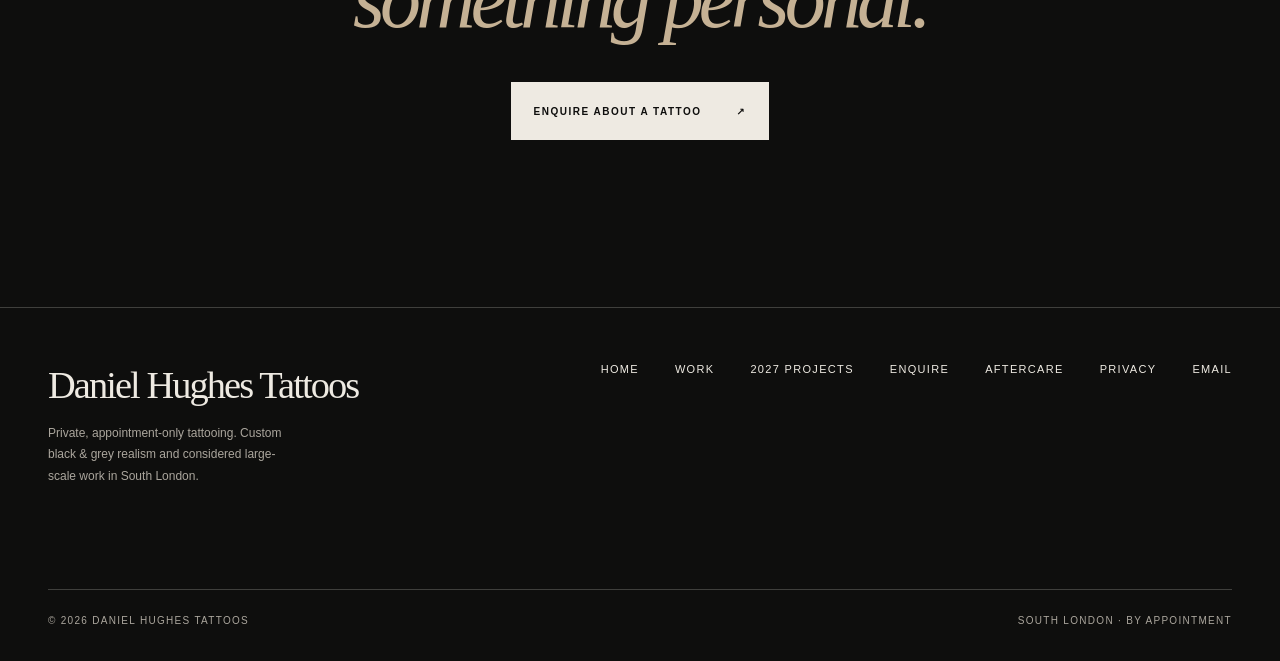
<file: work.html>
<!doctype html><html lang="en-GB"><head><meta charset="utf-8"><meta name="viewport" content="width=device-width,initial-scale=1"><meta name="theme-color" content="#0e0e0d"><meta name="description" content="Explore selected black and grey realism tattoo work by Daniel Hughes, including portraiture, figurative studies and large-scale compositions."><link rel="canonical" href="https://danhughestattoos.co.uk/work.html"><meta property="og:type" content="website"><meta property="og:title" content="Selected Tattoo Work | Daniel Hughes Tattoos"><meta property="og:description" content="Explore selected black and grey realism tattoo work by Daniel Hughes, including portraiture, figurative studies and large-scale compositions."><meta property="og:image" content="https://danhughestattoos.co.uk/media/lion.png"><title>Selected Tattoo Work | Daniel Hughes Tattoos</title><link rel="preload" as="image" href="/media/lion.png"><link rel="stylesheet" href="/editorial.css"><link rel="icon" type="image/svg+xml" href="/favicon.svg"></head><body class="editorial-site"><a class="ed-skip" href="#main">Skip to content</a><header class="ed-head"><div class="ed-wrap ed-nav-wrap"><a class="ed-wordmark" href="/" aria-label="Daniel Hughes Tattoos home">DANIEL HUGHES<small>PRIVATE TATTOO STUDIO</small></a><nav class="ed-nav" aria-label="Main navigation"><a href="/work.html" aria-current="page">Selected work</a><a href="/#approach">Approach</a><a href="/projects.html">2027 projects</a><a class="ed-nav-cta" href="/enquire.html">Start a project ↗</a></nav><details class="ed-mobile"><summary aria-label="Open site menu">Menu ☰</summary><nav class="ed-mobile-menu" aria-label="Mobile navigation"><a href="/work.html">Selected work</a><a href="/#approach">Approach</a><a href="/projects.html">2027 projects</a><a href="/enquire.html">Start a project ↗</a></nav></details></div></header>
<main id="main"><section class="ed-page-hero"><div class="ed-wrap"><div class="ed-eyebrow">The archive / Selected work</div><h1>Selected<br><em>work.</em></h1><p>A selection of pieces focused on realism, form and visual storytelling. The finished work is the starting point for understanding my approach.</p></div></section><section class="ed-wrap ed-work-list" aria-label="Tattoo portfolio">
<a class="ed-work-card" href="/enquire.html"><div class="ed-work-frame ratio-tall"><img src="/media/lion.png" alt="Lion realism tattoo on an arm" loading="eager"></div><div class="ed-work-meta"><div><h3>Strength &amp; structure</h3><p>Animal realism / Black &amp; grey</p></div><span>01 ↗</span></div></a>
<a class="ed-work-card" href="/enquire.html"><div class="ed-work-frame ratio-tall"><img src="/media/portrait.png" alt="Black and grey portrait tattoo with layered imagery" loading="lazy"></div><div class="ed-work-meta"><div><h3>Portrait &amp; narrative</h3><p>Custom realism</p></div><span>02 ↗</span></div></a>
<a class="ed-work-card" href="/enquire.html"><div class="ed-work-frame ratio-tall"><img src="/media/sculpture.png" alt="Classical figure portrait tattoo in black and grey" loading="lazy"></div><div class="ed-work-meta"><div><h3>Form &amp; movement</h3><p>Figurative realism</p></div><span>03 ↗</span></div></a>
<a class="ed-work-card" href="/enquire.html"><div class="ed-work-frame ratio-tall"><img src="/media/illustrative.png" alt="High-contrast black and grey forearm tattoo featuring a helmeted figure" loading="lazy"></div><div class="ed-work-meta"><div><h3>Dark &amp; illustrative</h3><p>High contrast / Custom work</p></div><span>04 ↗</span></div></a>
</section><section class="ed-cta"><div class="ed-wrap"><div class="ed-eyebrow">Have an idea for your own piece?</div><h2 class="ed-display">Let's make<br><em>something personal.</em></h2><a class="ed-btn" href="/enquire.html">Enquire about a tattoo <span aria-hidden="true">↗</span></a></div></section></main><footer class="ed-footer"><div class="ed-wrap"><div class="ed-footer-main"><div><div class="ed-footer-brand">Daniel Hughes Tattoos</div><p class="ed-footer-copy">Private, appointment-only tattooing. Custom black &amp; grey realism and considered large-scale work in South London.</p></div><nav class="ed-footer-links" aria-label="Footer navigation"><a href="/">Home</a><a href="/work.html">Work</a><a href="/projects.html">2027 projects</a><a href="/enquire.html">Enquire</a><a href="/aftercare">Aftercare</a><a href="/privacy.html">Privacy</a><a href="mailto:dontdoadan@icloud.com?subject=Tattoo%20enquiry">Email</a></nav></div><div class="ed-footer-bottom"><span>© 2026 Daniel Hughes Tattoos</span><span>South London · By appointment</span></div></div></footer><script>document.querySelectorAll(".ed-mobile-menu a").forEach(a=>a.addEventListener("click",()=>{const d=a.closest("details");if(d)d.open=false}))</script></body></html>
</file>
<file: modular.css>
/* Daniel Hughes Tattoos — unified modular site system */
@import url('https://fonts.googleapis.com/css2?family=Archivo+Black&family=Poppins:wght@400;500;600;700;800&display=swap');
:root{--mod-bg:#f4f2ed;--mod-paper:#fbfaf7;--mod-ink:#171815;--mod-muted:#66665f;--mod-line:#dedbd2;--mod-accent:#b9a58b;--mod-radius:28px;--mod-font:'Poppins',Arial,sans-serif;--mod-display:'Archivo Black',Impact,sans-serif}
*{box-sizing:border-box}
html{scroll-behavior:smooth;scroll-padding-top:100px}
body{font-family:var(--mod-font);background:var(--mod-bg);color:var(--mod-ink);-webkit-font-smoothing:antialiased}
a{color:inherit}
:focus-visible{outline:3px solid #9c8060;outline-offset:4px}
::selection{background:#d9cbb8;color:#171815}
.mod-wrap{width:min(1160px,calc(100% - 48px));margin-inline:auto}
.mod-header{position:sticky;top:0;z-index:40;background:rgba(244,242,237,.92);backdrop-filter:blur(16px);border-bottom:1px solid var(--mod-line)}
.mod-header-inner{width:min(1160px,calc(100% - 48px));min-height:78px;margin:auto;display:flex;align-items:center;justify-content:space-between;gap:20px}
.mod-brand{display:flex;align-items:center;gap:12px;text-decoration:none;font-weight:800;letter-spacing:-.04em;line-height:1.1}
.mod-monogram{width:42px;height:42px;border-radius:14px;background:var(--mod-ink);color:#fff;display:grid;place-items:center;font-family:var(--mod-display);font-size:14px;letter-spacing:-.08em}
.mod-brand small{display:block;font-size:10px;letter-spacing:.14em;text-transform:uppercase;color:var(--mod-muted);font-weight:600;margin-top:5px}
.mod-nav{display:flex;align-items:center;gap:26px}
.mod-nav a{font-size:12px;font-weight:600;text-decoration:none;color:#55564f}
.mod-nav a:hover{text-decoration:underline;text-underline-offset:5px}
.mod-nav .mod-nav-cta{padding:12px 20px;background:var(--mod-ink);color:#fff;border-radius:999px}
.mod-menu{display:none}
.mod-menu summary{list-style:none;cursor:pointer;padding:11px 15px;border:1px solid var(--mod-line);border-radius:999px;font-size:12px;font-weight:700}
.mod-menu summary::-webkit-details-marker{display:none}
.mod-menu-panel{position:absolute;right:20px;top:70px;display:grid;gap:4px;width:min(300px,calc(100vw - 40px));padding:12px;border:1px solid var(--mod-line);border-radius:22px;background:var(--mod-paper);box-shadow:0 18px 50px #17181518}
.mod-menu-panel a{padding:12px 14px;text-decoration:none;border-radius:12px;font-size:13px;font-weight:600}
.mod-menu-panel a:hover{background:#eeeae2}
.mod-button{display:inline-flex;align-items:center;justify-content:center;gap:14px;min-height:49px;padding:0 22px;border:1px solid var(--mod-ink);border-radius:999px;background:var(--mod-ink);color:#fff;text-decoration:none;font-size:11px;font-weight:800;letter-spacing:.08em;text-transform:uppercase;transition:transform .2s,background .2s}
.mod-button:hover{transform:translateY(-2px);background:#3a3933}
.mod-button.light{background:var(--mod-paper);color:var(--mod-ink);border-color:var(--mod-paper)}
.mod-button.outline{background:transparent;color:var(--mod-ink)}
.mod-eyebrow{margin:0 0 16px;color:#7d6a53;font-size:10px;font-weight:800;letter-spacing:.19em;text-transform:uppercase}
.mod-home{overflow:hidden}
.mod-hero{padding:44px 0 26px}
.mod-hero-card{display:grid;grid-template-columns:1fr .88fr;gap:26px;align-items:stretch;padding:22px;border:1px solid var(--mod-line);border-radius:36px;background:var(--mod-paper)}
.mod-hero-copy{align-self:center;padding:clamp(24px,4vw,54px)}
.mod-hero h1{font-family:var(--mod-display);font-size:clamp(48px,6.3vw,88px);line-height:.99;letter-spacing:-.075em;margin:0 0 22px;text-wrap:balance}
.mod-hero h1 span{display:block;color:#85715a}
.mod-lead{max-width:510px;color:var(--mod-muted);font-size:15px;line-height:1.85;margin:0}
.mod-actions{display:flex;flex-wrap:wrap;gap:10px;margin-top:28px}
.mod-hero-note{margin:20px 0 0;color:#77766f;font-size:11px}
.mod-hero-image{min-height:480px;overflow:hidden;border-radius:26px;background:#d9d5cc}
.mod-hero-image img{display:block;width:100%;height:100%;min-height:480px;object-fit:cover;object-position:center}
.mod-proof-row{display:grid;grid-template-columns:repeat(3,1fr);gap:12px;margin-top:14px}
.mod-proof{padding:18px 20px;border:1px solid var(--mod-line);border-radius:20px;background:#eeece6}
.mod-proof strong{display:block;font-size:13px;letter-spacing:-.02em}
.mod-proof span{display:block;margin-top:4px;color:var(--mod-muted);font-size:10px;line-height:1.5}
.mod-section{padding:78px 0}
.mod-section-head{display:flex;align-items:end;justify-content:space-between;gap:30px;margin-bottom:28px}
.mod-section-head h2{font-family:var(--mod-display);font-size:clamp(34px,4.4vw,58px);letter-spacing:-.07em;line-height:1.04;margin:0;max-width:700px}
.mod-section-head>p{max-width:370px;color:var(--mod-muted);font-size:13px;line-height:1.8;margin:0}
.mod-gallery{display:grid;grid-template-columns:1.05fr .95fr .95fr;gap:14px}
.mod-gallery figure{margin:0;min-height:350px;overflow:hidden;border-radius:26px;background:#dedbd4;border:1px solid #e1ded7}
.mod-gallery figure:first-child{min-height:430px}
.mod-gallery img{width:100%;height:100%;display:block;object-fit:cover;transition:transform .45s}
.mod-gallery figure:hover img{transform:scale(1.035)}
.mod-gallery-caption{display:flex;justify-content:space-between;gap:12px;margin-top:12px;font-size:10px;color:var(--mod-muted);text-transform:uppercase;letter-spacing:.1em}
.mod-panel{padding:clamp(28px,5vw,54px);border-radius:34px;background:#e9e5dc;border:1px solid #ded8cc}
.mod-panel-grid{display:grid;grid-template-columns:1fr 1fr;gap:36px;align-items:center}
.mod-panel h2{font-family:var(--mod-display);font-size:clamp(32px,4vw,52px);line-height:1.08;letter-spacing:-.07em;margin:0 0 18px}
.mod-panel p{max-width:550px;color:#5e5b53;font-size:14px;line-height:1.85;margin:0}
.mod-panel-note{padding:25px;border-radius:24px;background:var(--mod-paper);font-size:13px;line-height:1.8;color:#57544d}
.mod-steps{display:grid;grid-template-columns:repeat(3,1fr);gap:13px}
.mod-step{min-height:220px;padding:25px;border:1px solid var(--mod-line);border-radius:25px;background:var(--mod-paper)}
.mod-step b{display:grid;place-items:center;width:38px;height:38px;border-radius:13px;background:#e7e0d4;color:#65543e;font-size:12px}
.mod-step h3{margin:25px 0 9px;font-size:17px;letter-spacing:-.04em}
.mod-step p{margin:0;color:var(--mod-muted);font-size:12px;line-height:1.8}
.mod-cta{padding:0 0 78px}
.mod-cta-card{display:flex;align-items:center;justify-content:space-between;gap:30px;padding:clamp(30px,5vw,58px);border-radius:34px;background:var(--mod-ink);color:#fff}
.mod-cta-card h2{font-family:var(--mod-display);font-size:clamp(34px,4.5vw,58px);line-height:1.03;letter-spacing:-.07em;margin:0 0 12px}
.mod-cta-card p{max-width:570px;margin:0;color:#c5c2ba;font-size:13px;line-height:1.8}
.mod-footer{padding:34px 0 26px;border-top:1px solid var(--mod-line)}
.mod-footer-inner{display:flex;align-items:start;justify-content:space-between;gap:25px}
.mod-footer-brand{font-size:13px;font-weight:800}
.mod-footer small{display:block;color:var(--mod-muted);font-size:10px;margin-top:6px}
.mod-footer-links{display:flex;flex-wrap:wrap;gap:20px}
.mod-footer-links a{font-size:11px;text-decoration:none;color:#55564f}
.mod-footer-bottom{display:flex;justify-content:space-between;gap:20px;border-top:1px solid var(--mod-line);padding-top:15px;margin-top:25px;color:#77766f;font-size:10px}
.mod-skip{position:fixed;left:15px;top:-100px;z-index:100;padding:12px 16px;border-radius:12px;background:var(--mod-ink);color:#fff}
.mod-skip:focus{top:12px}
/* Shared secondary-page shell */
.global-header{background:rgba(244,242,237,.94)!important;border-color:var(--mod-line)!important;color:var(--mod-ink)!important}
.global-header-inner{width:min(1160px,calc(100% - 48px))!important;min-height:78px!important}
.global-wordmark{color:var(--mod-ink)!important;font-family:var(--mod-font)!important}
.global-wordmark::before{background:var(--mod-ink)!important;color:#fff!important;border-radius:14px!important}
.global-wordmark span:last-child{color:var(--mod-muted)!important}
.global-nav>a:not(.global-nav-cta){color:#55564f!important}
.global-nav-cta{background:var(--mod-ink)!important;color:#fff!important;border-color:var(--mod-ink)!important;border-radius:999px!important}
.mobile-navigation summary{border:1px solid var(--mod-line);border-radius:999px;color:var(--mod-ink)}
.menu-lines,.menu-lines:before,.menu-lines:after{background:var(--mod-ink)!important}
.mobile-navigation-panel{background:var(--mod-paper)!important;border-color:var(--mod-line)!important}
.mobile-navigation-panel a{color:var(--mod-ink)!important}
.mobile-navigation-panel a:last-child{background:var(--mod-ink)!important;color:#fff!important}
.global-footer{background:var(--mod-bg)!important;border-color:var(--mod-line)!important;color:var(--mod-ink)!important}
.footer-brand{color:var(--mod-ink)!important}.footer-sub,.footer-bottom{color:var(--mod-muted)!important}.footer-links{color:#55564f!important}
.privacy-page{background:var(--mod-bg)!important;color:var(--mod-ink)!important}
.privacy-content{width:min(820px,calc(100% - 48px))!important;margin:auto!important;padding:72px 0 100px!important}
.privacy-content .eyebrow{color:#7d6a53!important;letter-spacing:.17em;text-transform:uppercase}
.privacy-content h1,.privacy-content h2{font-family:var(--mod-display)!important;color:var(--mod-ink)!important;letter-spacing:-.065em!important}
.privacy-content h1{font-size:clamp(42px,6vw,68px)!important}
.privacy-content h2{font-size:clamp(22px,3vw,30px)!important;margin-top:38px!important}
.privacy-content p,.privacy-content li{color:var(--mod-muted)!important;font-size:13px!important;line-height:1.9!important}
.privacy-content strong{color:var(--mod-ink)!important}
.privacy-content a{color:#6c5943!important}
/* Enquiry: one centred, card-based composition; form behaviour remains untouched */
.enquiry-page{background:var(--mod-bg)!important;color:var(--mod-ink)!important}
.enquiry-page .layout{width:min(1040px,calc(100% - 40px))!important;max-width:none!important;min-height:0!important;display:grid!important;grid-template-columns:1fr!important;gap:14px!important;margin:26px auto 72px!important}
.enquiry-page .editorial{min-height:0!important;padding:clamp(26px,4vw,44px)!important;border-radius:30px!important;background:#e9e5dc!important;color:var(--mod-ink)!important;border:1px solid #ded8cc!important}
.enquiry-page .editorial:before{display:none!important}
.enquiry-page .editorial>div:first-child{max-width:760px;margin-inline:auto;text-align:center}
.enquiry-page .editorial .eyebrow{color:#79664e!important;font-family:var(--mod-font)!important;letter-spacing:.17em!important}
.enquiry-page .editorial h1{font-family:var(--mod-display)!important;font-size:clamp(42px,6vw,68px)!important;line-height:1.02!important;letter-spacing:-.07em!important;color:var(--mod-ink)!important;margin:18px 0!important}
.enquiry-page .editorial h1 em{font-style:normal!important;color:#85715a!important}
.enquiry-page .editorial .lead{max-width:650px!important;margin:auto!important;color:#5f5c54!important;font-family:var(--mod-font)!important;font-size:13px!important;line-height:1.8!important}
.enquiry-page .editorial-bottom{display:none!important}
.enquiry-page .form-panel{width:100%!important;max-width:900px!important;margin-inline:auto!important;padding:clamp(24px,4vw,52px)!important;border-radius:30px!important;border:1px solid var(--mod-line)!important;background:var(--mod-paper)!important;color:var(--mod-ink)!important}
.enquiry-page .form-top{color:#77746c!important;font-family:var(--mod-font)!important}
.enquiry-page .form-top strong{color:var(--mod-ink)!important}
.enquiry-page .progress span{height:4px!important;border-radius:999px!important;background:#e2ded5!important}
.enquiry-page .progress span.active{background:#87745d!important}
.enquiry-page .stage-kicker{color:#806b51!important;font-family:var(--mod-font)!important}
.enquiry-page .step-title,.enquiry-page .success h2{font-family:var(--mod-display)!important;color:var(--mod-ink)!important;letter-spacing:-.065em!important}
.enquiry-page .step-title{font-size:clamp(32px,4vw,48px)!important}
.enquiry-page .step-copy{color:var(--mod-muted)!important;font-family:var(--mod-font)!important}
.enquiry-page .field-label,.enquiry-page .group legend{color:#44433e!important;font-family:var(--mod-font)!important}
.enquiry-page .choice label{border-radius:15px!important;background:#f5f3ee!important;border-color:#ded9cf!important;color:#5e5a52!important;font-family:var(--mod-font)!important}
.enquiry-page .choice input:checked+label{background:var(--mod-ink)!important;border-color:var(--mod-ink)!important;color:#fff!important}
.enquiry-page .field,.enquiry-page select.field{border-radius:14px!important;background-color:#fff!important;border-color:#d9d4ca!important;color:var(--mod-ink)!important;font-family:var(--mod-font)!important}
.enquiry-page .field:focus{border-color:#8c775d!important;box-shadow:0 0 0 3px #8c775d20!important}
.enquiry-page .hint,.enquiry-page .consent{color:#6d6960!important;font-family:var(--mod-font)!important}
.enquiry-page .consent a,.enquiry-page .micro a{color:#735e45!important}
.enquiry-page .btn{border-radius:999px!important;font-family:var(--mod-font)!important;letter-spacing:.07em!important}
.enquiry-page .btn-main{background:var(--mod-ink)!important;border-color:var(--mod-ink)!important;color:#fff!important}
.enquiry-page .btn-back{color:#5e5a52!important}
.enquiry-page .micro{border-color:var(--mod-line)!important;color:#77746c!important}
.enquiry-page .success-mark{color:#786348!important;border-color:#aa987e!important}
.enquiry-page .success p,.enquiry-page .details{color:#656158!important}
.enquiry-page .details{border-color:var(--mod-line)!important}
@media(max-width:760px){
 .mod-wrap,.mod-header-inner{width:calc(100% - 32px)}
 .mod-header-inner{min-height:68px}
 .mod-nav{display:none}.mod-menu{display:block}
 .mod-hero{padding:18px 0 10px}
 .mod-hero-card{grid-template-columns:1fr;padding:10px;border-radius:26px;gap:10px}
 .mod-hero-copy{padding:25px 18px 20px}
 .mod-hero h1{font-size:clamp(46px,12vw,68px)}
 .mod-hero-image,.mod-hero-image img{min-height:340px}
 .mod-proof-row{grid-template-columns:1fr;gap:8px}
 .mod-proof{padding:14px 16px}
 .mod-section{padding:55px 0}
 .mod-section-head{display:block}.mod-section-head>p{margin-top:14px}
 .mod-gallery{grid-template-columns:1fr 1fr;gap:10px}
 .mod-gallery figure,.mod-gallery figure:first-child{min-height:240px}
 .mod-gallery figure:first-child{grid-column:span 2;min-height:340px}
 .mod-panel-grid{grid-template-columns:1fr;gap:20px}
 .mod-steps{grid-template-columns:1fr;gap:9px}
 .mod-step{min-height:0}.mod-step h3{margin-top:16px}
 .mod-cta{padding-bottom:55px}
 .mod-cta-card{display:block;border-radius:26px}
 .mod-cta-card .mod-button{margin-top:22px;width:100%}
 .mod-footer-inner,.mod-footer-bottom{display:block}
 .mod-footer-links{margin-top:20px;gap:14px}
 .mod-footer-bottom span{display:block;margin-top:8px}
 .enquiry-page .layout{width:calc(100% - 28px)!important;margin:14px auto 48px!important}
 .enquiry-page .editorial,.enquiry-page .form-panel{border-radius:23px!important;padding:25px 20px!important}
 .enquiry-page .editorial h1{font-size:44px!important}
 .enquiry-page .choices{grid-template-columns:1fr 1fr}
 .privacy-content{padding:48px 0 70px!important}
}
@media(max-width:430px){
 .mod-hero-image,.mod-hero-image img{min-height:290px}
 .mod-gallery{grid-template-columns:1fr}
 .mod-gallery figure:first-child{grid-column:auto;min-height:320px}
 .mod-gallery figure{min-height:270px}
 .enquiry-page .choices{grid-template-columns:1fr}
 .enquiry-page .two{grid-template-columns:1fr}
 .enquiry-page .form-actions{gap:8px}
 .enquiry-page .btn-main{min-width:0;flex:1}
}
@media(prefers-reduced-motion:reduce){html{scroll-behavior:auto}*,*:before,*:after{transition:none!important}}

/* Aftercare page: same modular palette and rounded content surfaces */
body:has(.quick){background:var(--mod-bg)!important;color:var(--mod-ink)!important;font-family:var(--mod-font)!important}
body:has(.quick) .wrap{width:min(1000px,calc(100% - 48px))!important}
body:has(.quick) header{background:rgba(244,242,237,.94);position:sticky;top:0;z-index:30;border-bottom:1px solid var(--mod-line)!important;backdrop-filter:blur(14px)}
body:has(.quick) .header{min-height:76px!important}
body:has(.quick) .brand{font-family:var(--mod-font);color:var(--mod-ink);font-weight:800}
body:has(.quick) .brand b{background:var(--mod-ink);color:#fff;border-radius:14px}
body:has(.quick) .brand small,body:has(.quick) .header>a:last-child{color:var(--mod-muted)}
body:has(.quick) .hero{grid-template-columns:1fr 1fr;gap:20px;padding:44px 0 28px}
body:has(.quick) h1,body:has(.quick) h2,body:has(.quick) h3{font-family:var(--mod-display);letter-spacing:-.06em;color:var(--mod-ink)}
body:has(.quick) h1{font-size:clamp(42px,5vw,66px);line-height:1.04}
body:has(.quick) h1 span{color:#85715a}
body:has(.quick) .eyebrow{color:#7d6a53;letter-spacing:.16em}
body:has(.quick) .eyebrow:before{color:#b9a58b}
body:has(.quick) .lead,body:has(.quick) .section-head p,body:has(.quick) .card p,body:has(.quick) .steps p,body:has(.quick) .faq p{color:var(--mod-muted)}
body:has(.quick) .quick{background:#e9e5dc;border:1px solid #ded8cc;border-radius:28px;color:var(--mod-ink)}
body:has(.quick) .quick .top{color:#78664f;border-color:#d1c8ba}
body:has(.quick) .quick li:before{color:#806b51}
body:has(.quick) .quick p{color:#5f5c54}
body:has(.quick) .btn{background:var(--mod-ink);border-color:var(--mod-ink);color:#fff;border-radius:999px;font-family:var(--mod-font)}
body:has(.quick) .btn.primary{background:var(--mod-ink);border-color:var(--mod-ink);color:#fff}
body:has(.quick) .jump{border-color:var(--mod-line)}
body:has(.quick) .jump a{color:#5e5a52;border-radius:999px}
body:has(.quick) .jump a:hover{background:#e9e5dc;color:var(--mod-ink)}
body:has(.quick) section.content{border-color:var(--mod-line)}
body:has(.quick) .notice{background:#ebe6dc;border-left-color:#9d8769;border-radius:0 16px 16px 0;color:#4e4a42}
body:has(.quick) .card{background:var(--mod-paper);border:1px solid var(--mod-line);border-radius:24px}
body:has(.quick) .tag{color:#806b51}
body:has(.quick) .stepnum{color:#806b51}
body:has(.quick) .avoid article{border-color:var(--mod-line)}
body:has(.quick) .avoid span{color:#806b51}
body:has(.quick) .good{border-color:#b8c3ae}
body:has(.quick) .good .tag{color:#5f7655}
body:has(.quick) .warning{background:#f2e9e4;border-color:#d7b8aa}
body:has(.quick) .warning .tag,body:has(.quick) .urgent{color:#925847}
body:has(.quick) .faq details{border-color:var(--mod-line)}
body:has(.quick) summary:after{color:#806b51}
body:has(.quick) .contact{background:var(--mod-ink);border:0;border-radius:28px}
body:has(.quick) .contact h2{color:#fff}
body:has(.quick) .contact p{color:#c5c2ba}
body:has(.quick) footer{color:var(--mod-muted)}
body:has(.quick) .sources a{color:#6d5942}
@media(max-width:900px){body:has(.quick) .hero{grid-template-columns:1fr;gap:18px}}
</file>
<file: site.css>
@import url('https://fonts.googleapis.com/css2?family=Archivo+Black&family=Poppins:wght@400;500;600;700;800;900&display=swap');
:root{color-scheme:light;--paper:#f4f3ef;--white:#fff;--ink:#111;--muted:#66645f;--line:#d8d6d0;--dark:#111;--display:'Archivo Black',Impact,sans-serif;--body:'Poppins',Arial,sans-serif;--wrap:1240px}
*,*::before,*::after{box-sizing:border-box}
html{scroll-behavior:smooth;scroll-padding-top:84px}
body{margin:0;background:var(--paper);color:var(--ink);font-family:var(--body);-webkit-font-smoothing:antialiased}
a{color:inherit}button,input,textarea,select{font:inherit}::selection{background:#111;color:#fff}:focus-visible{outline:3px solid #777;outline-offset:4px}
.site-wrap{width:min(var(--wrap),calc(100% - 72px));margin-inline:auto}
.skip-link{position:fixed;z-index:100;top:-90px;left:20px;padding:13px 18px;background:#fff;color:#111}.skip-link:focus{top:12px}
.global-header{position:sticky;top:0;z-index:40;background:#111;color:#fff;border-bottom:1px solid #333}
.global-header-inner{min-height:82px;display:flex;align-items:center;justify-content:space-between;gap:24px}
.global-wordmark{display:flex;flex-direction:column;text-decoration:none;font-family:var(--display);font-size:16px;line-height:1.05;letter-spacing:-.04em;text-transform:uppercase}
.global-wordmark span:last-child{font-family:var(--body);font-size:9px;font-weight:600;letter-spacing:.18em;margin-top:6px;color:#aaa}
.global-nav{display:flex;align-items:center;gap:clamp(18px,2.5vw,34px)}
.global-nav>a:not(.global-nav-cta){font-size:10px;font-weight:700;letter-spacing:.1em;text-transform:uppercase;text-decoration:none;color:#ddd}
.global-nav>a:hover{color:#aaa}
.global-nav-cta,.pill-button{display:inline-flex;align-items:center;justify-content:center;gap:18px;min-height:48px;padding:0 21px;border:1px solid #fff;background:#fff;color:#111;text-decoration:none;font-size:10px;font-weight:800;letter-spacing:.1em;text-transform:uppercase;transition:background .2s,color .2s}
.global-nav-cta:hover,.pill-button:hover{background:#bbb;border-color:#bbb;color:#111}
.mobile-navigation{display:none;position:relative}.mobile-navigation summary{list-style:none;display:flex;align-items:center;gap:12px;min-height:44px;font-size:10px;font-weight:800;letter-spacing:.12em;cursor:pointer}.mobile-navigation summary::-webkit-details-marker{display:none}
.menu-lines,.menu-lines:before,.menu-lines:after{display:block;position:relative;width:20px;height:2px;background:#fff}.menu-lines:before,.menu-lines:after{content:"";position:absolute;left:0}.menu-lines:before{top:-6px}.menu-lines:after{top:6px}
.mobile-navigation[open] .menu-lines{background:transparent}.mobile-navigation[open] .menu-lines:before{top:0;transform:rotate(45deg)}.mobile-navigation[open] .menu-lines:after{top:0;transform:rotate(-45deg)}
.mobile-navigation-panel{position:absolute;right:0;top:calc(100% + 16px);width:min(320px,calc(100vw - 36px));display:grid;gap:0;padding:12px;background:#111;border:1px solid #444}
.mobile-navigation-panel a{padding:15px 13px;color:#fff;text-decoration:none;font-size:11px;font-weight:700;letter-spacing:.08em;text-transform:uppercase;border-bottom:1px solid #333}.mobile-navigation-panel a:last-child{background:#fff;color:#111;border:0;margin-top:8px;text-align:center}
.hero{background:#111;color:#fff;padding:32px 0 28px}
.hero-topline,.hero-bottomline,.section-topline{display:flex;justify-content:space-between;gap:18px;font-size:9px;font-weight:700;letter-spacing:.16em}
.hero-topline{padding-bottom:23px;border-bottom:1px solid #393939;color:#aaa}
.hero-layout{display:grid;grid-template-columns:minmax(0,1.03fr) minmax(300px,.97fr);gap:clamp(32px,5vw,72px);align-items:center;padding:44px 0 52px}
.section-label{margin:0;color:#777;font-size:9px;font-weight:800;letter-spacing:.16em;text-transform:uppercase}
.hero .section-label{color:#aaa}
.hero-copy h1,.section-heading h2,.studio-copy h2,.cta-panel h2{font-family:var(--display);font-weight:400;letter-spacing:-.055em;text-transform:uppercase}
.hero-copy h1{font-size:clamp(64px,9vw,126px);line-height:.91;margin:24px 0 28px}
.hero-copy h1 span,.section-heading h2 span,.studio-copy h2 span,.cta-panel h2 span{color:#888}
.hero-intro{max-width:470px;color:#c6c6c6;font-size:14px;line-height:1.85;margin:0}
.hero-actions{display:flex;align-items:center;flex-wrap:wrap;gap:25px;margin-top:30px}
.hero-actions .pill-button{background:#fff;color:#111;border-color:#fff}
.text-link{display:inline-flex;align-items:center;gap:14px;font-size:9px;font-weight:800;letter-spacing:.13em;text-decoration:none;text-transform:uppercase;border-bottom:1px solid currentColor;padding:0 0 8px}
.hero .text-link{color:#fff}
.hero-bottomline{border-top:1px solid #393939;padding-top:19px;color:#aaa}
.image-slot{position:relative;overflow:hidden;background:#282828;color:#aaa;isolation:isolate}
.image-slot:before{content:"";position:absolute;inset:0;z-index:-1;background:linear-gradient(135deg,#353535,#151515 58%,#292929)}
.image-slot:after{content:"";position:absolute;z-index:-1;width:72%;aspect-ratio:1;left:14%;top:12%;border:1px solid #555;transform:rotate(45deg);opacity:.55}
.image-slot-hero{min-height:510px;height:100%;display:flex;flex-direction:column;justify-content:space-between;padding:19px 21px;border:1px solid #454545}
.slot-top,.slot-bottom{display:flex;justify-content:space-between;gap:12px;font-size:8px;font-weight:700;letter-spacing:.14em}
.slot-centre{display:flex;flex-direction:column;align-items:center;font-family:var(--display);font-size:clamp(24px,3vw,42px);line-height:1.15;color:#e5e5e5;letter-spacing:-.04em;text-align:center}
.slot-centre span:last-child{color:#888}
.slot-bottom{color:#888}
.section{padding:88px 0}
.section-topline{padding-bottom:16px;border-bottom:1px solid var(--line);color:#777}
.section-heading{display:flex;justify-content:space-between;align-items:end;gap:36px;margin:32px 0 42px}
.section-heading h2{font-size:clamp(46px,6.2vw,82px);line-height:.98;margin:0}
.section-heading p{max-width:360px;margin:0;color:#666;font-size:13px;line-height:1.85}
.work-section{background:#fff}
.portfolio-grid{display:grid;grid-template-columns:1.35fr 1fr 1fr;gap:18px;align-items:start}
.portfolio-image{height:clamp(260px,34vw,440px);display:flex;flex-direction:column;justify-content:space-between;padding:15px}
.portfolio-card-large .portfolio-image{height:clamp(330px,43vw,540px)}
.portfolio-image:before{background:linear-gradient(145deg,#444,#171717 54%,#333)}
.slot-lion:after{width:55%;left:22%;top:19%;border-radius:50%;transform:none}
.slot-portrait:after{width:46%;left:27%;top:12%;border-radius:48% 48% 8% 8%;transform:none}
.slot-detail:after{width:70%;left:15%;top:24%;transform:rotate(22deg)}
.image-index,.image-caption{font-size:8px;font-weight:700;letter-spacing:.14em;color:#ccc}
.image-caption{color:#888}
.portfolio-meta{display:flex;justify-content:space-between;align-items:center;gap:12px;padding-top:13px;border-top:1px solid #ccc;margin-top:12px}
.portfolio-meta h3{font-size:12px;font-weight:700;margin:0}.portfolio-meta span{font-size:9px;color:#777}
.portfolio-note{font-size:8px;font-weight:700;letter-spacing:.13em;color:#888;margin:27px 0 0}
.approach-section{background:#e9e8e3}
.approach-section .section-heading p{color:#555}
.process-grid{display:grid;grid-template-columns:repeat(3,1fr);border-top:1px solid #bbb;border-bottom:1px solid #bbb}
.process-card{padding:27px 25px 32px 0;min-height:260px;border-right:1px solid #bbb}
.process-card+ .process-card{padding-left:25px}.process-card:last-child{border-right:0}
.process-number{font-size:10px;font-weight:800;letter-spacing:.14em;color:#777}
.process-card h3{font-family:var(--display);font-size:clamp(24px,3vw,37px);line-height:1.08;font-weight:400;margin:38px 0 16px;letter-spacing:-.04em}
.process-card p{max-width:330px;color:#555;font-size:12px;line-height:1.85;margin:0}
.studio-section{background:#111;color:#fff}
.studio-section .section-topline{border-color:#444;color:#aaa}
.studio-panel{display:grid;grid-template-columns:1.1fr .9fr;gap:50px;align-items:center;padding:54px 0 12px}
.studio-copy .section-label{color:#aaa}
.studio-copy h2{font-size:clamp(52px,7vw,92px);line-height:.98;margin:25px 0}
.studio-copy h2 span{color:#777}
.studio-copy>p:not(.section-label){max-width:500px;color:#c3c3c3;font-size:13px;line-height:1.9;margin:0 0 28px}
.light-link{color:#fff}
.studio-statement{min-height:390px;display:flex;flex-direction:column;justify-content:space-between;padding:24px;border:1px solid #444;background:#191919}
.studio-statement span{font-size:8px;font-weight:700;letter-spacing:.15em;color:#999}
.studio-statement strong{font-family:var(--display);font-size:clamp(38px,5.3vw,68px);line-height:.98;font-weight:400;letter-spacing:-.05em}
.cta-section{background:#f4f3ef}
.cta-panel{padding:42px 0 8px}
.cta-panel h2{font-size:clamp(54px,8.6vw,112px);line-height:.91;margin:24px 0 34px}
.cta-bottom{display:flex;align-items:end;justify-content:space-between;gap:30px;border-top:1px solid #ccc;padding-top:24px}
.cta-bottom p{max-width:460px;color:#555;font-size:13px;line-height:1.85;margin:0}
.cta-bottom .pill-button{background:#111;color:#fff;border-color:#111;min-width:230px}
.cta-bottom .pill-button:hover{background:#444;border-color:#444}
.email-note{font-size:10px;color:#777;margin:24px 0 0}.email-note a{text-underline-offset:3px}
.global-footer{background:#111;color:#fff;padding:34px 0 24px;border-top:1px solid #333}
.global-footer-grid{display:flex;justify-content:space-between;align-items:start;gap:25px}
.footer-brand{font-family:var(--display);font-size:14px;letter-spacing:-.03em}
.footer-sub{max-width:450px;margin-top:9px;font-size:8px;font-weight:600;letter-spacing:.1em;line-height:1.8;color:#999}
.footer-links{display:flex;flex-wrap:wrap;gap:19px;font-size:8px;font-weight:700;letter-spacing:.1em;color:#ccc}
.footer-links a{text-decoration:none}.footer-links a:hover{color:#fff;text-decoration:underline}
.footer-bottom{display:flex;justify-content:space-between;gap:14px;margin-top:30px;padding-top:15px;border-top:1px solid #333;font-size:8px;letter-spacing:.1em;color:#888}
.privacy-page{background:var(--paper);color:var(--ink)}
.privacy-page .privacy-content{width:min(800px,calc(100% - 48px));margin-inline:auto;padding:80px 0 110px}
.privacy-content .eyebrow{font-size:10px;font-weight:800;letter-spacing:.14em;text-transform:uppercase;color:#777}
.privacy-content h1,.privacy-content h2{font-family:var(--display);font-weight:400;letter-spacing:-.04em;line-height:1.1;text-transform:uppercase}
.privacy-content h1{font-size:clamp(46px,7vw,78px);margin:20px 0 30px}.privacy-content h2{font-size:clamp(24px,3vw,34px);margin:42px 0 14px}
.privacy-content p,.privacy-content li{font-size:13px;line-height:1.9;color:#555}.privacy-content strong{color:#111}.privacy-content a{text-underline-offset:3px}
@media(max-width:900px){.hero-layout{grid-template-columns:1fr 1fr;gap:28px}.hero-copy h1{font-size:clamp(58px,8vw,88px)}.image-slot-hero{min-height:430px}.portfolio-grid{grid-template-columns:1.2fr 1fr}.portfolio-card-large{grid-row:span 2}.portfolio-card-large .portfolio-image{height:560px}.portfolio-card:not(.portfolio-card-large) .portfolio-image{height:270px}}
@media(max-width:700px){.site-wrap{width:calc(100% - 40px)}.global-header-inner{min-height:70px}.global-nav{display:none}.mobile-navigation{display:block}.hero{padding-top:23px}.hero-topline,.hero-bottomline,.section-topline{font-size:7px;letter-spacing:.12em}.hero-layout{grid-template-columns:1fr;padding:36px 0 34px;gap:28px}.hero-copy h1{font-size:clamp(62px,16vw,104px)}.hero-intro{font-size:12px}.image-slot-hero{min-height:350px}.hero-bottomline{flex-wrap:wrap;justify-content:flex-start;column-gap:22px;row-gap:8px}.section{padding:62px 0}.section-heading{display:block;margin:25px 0 28px}.section-heading h2{font-size:clamp(42px,11vw,68px)}.section-heading p{margin-top:20px;font-size:12px}.portfolio-grid{grid-template-columns:1fr 1fr;gap:20px 12px}.portfolio-card-large{grid-column:1/-1;grid-row:auto}.portfolio-card-large .portfolio-image{height:420px}.portfolio-card:not(.portfolio-card-large) .portfolio-image{height:250px}.portfolio-meta h3{font-size:10px}.process-grid{grid-template-columns:1fr}.process-card,.process-card+ .process-card{min-height:0;padding:22px 0;border-right:0;border-bottom:1px solid #bbb}.process-card:last-child{border-bottom:0}.process-card h3{margin:23px 0 12px}.studio-panel{grid-template-columns:1fr;gap:32px;padding-top:34px}.studio-statement{min-height:300px}.cta-panel h2{font-size:clamp(48px,13vw,80px)}.cta-bottom{display:block}.cta-bottom p{margin-bottom:24px}.cta-bottom .pill-button{width:100%}.global-footer-grid{display:block}.footer-links{margin-top:25px;gap:15px}.footer-bottom{font-size:7px}}
@media(max-width:390px){.site-wrap{width:calc(100% - 32px)}.hero-copy h1{font-size:59px}.image-slot-hero{min-height:300px}.portfolio-card-large .portfolio-image{height:350px}.portfolio-card:not(.portfolio-card-large) .portfolio-image{height:205px}.hero-actions{align-items:flex-start;flex-direction:column}.hero-topline span:last-child{text-align:right}}
@media(prefers-reduced-motion:reduce){html{scroll-behavior:auto}*,*:before,*:after{transition:none!important}}

/* Rounded interface refinement */
:root{--radius-sm:12px;--radius-md:20px;--radius-lg:30px;--radius-pill:999px}
.global-header-inner{min-height:86px}
.global-nav-cta,.pill-button{border-radius:var(--radius-pill);padding-inline:24px}
.image-slot,.portfolio-image,.studio-statement,.cta-panel,.process-card,.portfolio-card{border-radius:var(--radius-md)}
.image-slot-hero{border-radius:var(--radius-lg)}
.portfolio-image{border-radius:var(--radius-md)}
.process-grid{border:0;gap:14px}
.process-card,.process-card+.process-card{padding:28px;border:1px solid #c9c7c0;border-radius:var(--radius-md);background:rgba(255,255,255,.34)}
.studio-statement{border-radius:var(--radius-lg)}
.info-main{background:var(--paper);padding:72px 0 100px}
.info-hero,.info-content{width:min(1000px,calc(100% - 72px));margin-inline:auto}
.info-hero{padding:20px 0 48px;border-bottom:1px solid var(--line)}
.info-hero h1{font-family:var(--display);font-size:clamp(48px,8vw,104px);line-height:.98;letter-spacing:-.055em;margin:24px 0}
.info-hero h1 span{color:#888}
.info-intro{max-width:650px;color:#666;font-size:14px;line-height:1.9}
.info-content{display:grid;grid-template-columns:repeat(2,minmax(0,1fr));gap:18px;padding-top:34px}
.info-card{padding:30px;background:#fff;border:1px solid #e1dfd9;border-radius:var(--radius-md)}
.info-card h2{font-family:var(--display);font-size:clamp(22px,3vw,32px);font-weight:400;letter-spacing:-.04em;margin:10px 0 16px}
.info-card p{font-size:13px;line-height:1.9;color:#5d5b56}
.info-card a:not(.pill-button){text-underline-offset:3px}
.card-index{font-size:9px;font-weight:800;letter-spacing:.14em;color:#888}
.nav-dropdown{position:relative}
.nav-dropdown summary{list-style:none;cursor:pointer;font-size:10px;font-weight:700;letter-spacing:.1em;text-transform:uppercase;color:#ddd;padding:12px 0}
.nav-dropdown summary::-webkit-details-marker{display:none}
.nav-dropdown summary:after{content:"⌄";margin-left:7px;color:#aaa}
.nav-dropdown-panel{position:absolute;top:100%;left:-18px;min-width:190px;padding:9px;background:#191919;border:1px solid #393939;border-radius:14px;box-shadow:0 16px 40px #0003;display:grid;gap:2px}
.nav-dropdown-panel a{padding:12px 13px;color:#eee;text-decoration:none;font-size:10px;letter-spacing:.06em;border-radius:9px}
.nav-dropdown-panel a:hover{background:#333}
.landing-page{min-height:100vh;background:#111;color:#fff}
.landing-shell{width:min(1400px,calc(100% - 72px));margin:auto;min-height:100vh;display:flex;flex-direction:column}
.landing-brand{height:94px;display:flex;align-items:center;justify-content:space-between;border-bottom:1px solid #383838}
.landing-location{font-size:9px;font-weight:700;letter-spacing:.16em;color:#aaa}
.landing-content{flex:1;display:grid;grid-template-columns:1fr .9fr;align-items:center;gap:clamp(36px,6vw,90px);padding:56px 0}
.landing-copy h1{font-family:var(--display);font-size:clamp(70px,10vw,138px);line-height:.88;letter-spacing:-.06em;margin:24px 0}
.landing-copy h1 span{color:#888}
.landing-intro{max-width:470px;color:#c5c5c5;font-size:14px;line-height:1.9}
.landing-actions{display:flex;gap:12px;flex-wrap:wrap;margin-top:30px}
.landing-actions .pill-button{min-height:54px}
.landing-actions .secondary{background:transparent;color:#fff;border-color:#666}
.landing-actions .secondary:hover{background:#fff;color:#111}
.landing-art{min-height:560px}
.landing-signup{display:flex;flex-direction:column;gap:8px;margin-top:38px;padding-top:18px;border-top:1px solid #383838;color:#999;font-size:10px}
.landing-signup a{color:#fff;font-weight:700;letter-spacing:.1em;text-decoration:none}
.landing-footer{display:flex;justify-content:space-between;gap:15px;padding:20px 0;border-top:1px solid #383838;color:#888;font-size:8px;font-weight:700;letter-spacing:.12em}
@media(max-width:850px){.global-nav{gap:14px}.global-nav>a:not(.global-nav-cta),.nav-dropdown summary{font-size:9px}.landing-content{grid-template-columns:1fr .85fr}.landing-art{min-height:430px}}
@media(max-width:700px){.site-wrap,.landing-shell{width:calc(100% - 36px)}.global-nav{display:none}.mobile-navigation{display:block}.info-main{padding:44px 0 70px}.info-hero,.info-content{width:calc(100% - 36px)}.info-content{grid-template-columns:1fr}.info-card{padding:24px}.landing-brand{height:76px}.landing-content{grid-template-columns:1fr;padding:42px 0}.landing-copy h1{font-size:clamp(68px,17vw,112px)}.landing-art{min-height:380px}.landing-footer{flex-wrap:wrap}.process-grid{grid-template-columns:1fr}.process-card,.process-card+.process-card{min-height:0}.hero-layout{grid-template-columns:1fr}.hero-copy h1{font-size:clamp(60px,15vw,100px)}.image-slot-hero{min-height:390px}.portfolio-grid{grid-template-columns:1fr}.portfolio-card-large .portfolio-image,.portfolio-image{height:390px}.section-heading{display:block}.section-heading p{margin-top:20px}.studio-panel{grid-template-columns:1fr}.studio-statement{min-height:300px}.cta-bottom{align-items:start;flex-direction:column}.global-footer-grid{flex-direction:column}.footer-bottom{flex-wrap:wrap}}
</file>
<file: dark-theme.css>
/* Cross-page monochrome theme. Keeps enquiry data handling and validation untouched. */
:root{color-scheme:light}
body{background:#f4f3ef;color:#111;font-family:'Poppins',Arial,sans-serif}
.global-header{background:#111;color:#fff;border-color:#333}
.global-wordmark{color:#fff}.global-wordmark span:last-child{color:#aaa}
.global-nav>a:not(.global-nav-cta){color:#ddd}
.global-nav-cta{background:#fff;color:#111;border-color:#fff}
.mobile-navigation-panel{background:#111;border-color:#444}
.mobile-navigation-panel a{color:#fff;border-color:#333}
.mobile-navigation-panel a:last-child{background:#fff;color:#111}
.skip-link,.enquiry-page .skip{background:#111;color:#fff}
:focus-visible{outline-color:#777}
.privacy-page{background:#f4f3ef;color:#111}
.privacy-content .eyebrow{color:#777}
.privacy-content h1,.privacy-content h2,.privacy-content strong{color:#111}
.privacy-content p,.privacy-content li{color:#555}
.privacy-content a{color:#111}
.enquiry-page{background:#f4f3ef;color:#111;font-family:'Poppins',Arial,sans-serif}
.enquiry-page .global-header{background:#111;color:#fff}
.enquiry-page .editorial{background:#111;color:#fff;border:0;border-radius:0}
.enquiry-page .editorial .eyebrow{color:#aaa}
.enquiry-page .editorial h1{font-family:'Archivo Black',Impact,sans-serif;color:#fff;font-weight:400;letter-spacing:-.05em;text-transform:uppercase}
.enquiry-page .editorial h1 em{color:#999;font-style:normal}
.enquiry-page .editorial .lead{color:#ccc}
.enquiry-page .editorial-foot{color:#aaa;border-color:#444}
.enquiry-page .form-panel{background:#fff;color:#111;border:1px solid #d8d6d0;border-radius:0}
.enquiry-page .form-top,.enquiry-page .form-top strong{color:#555}
.enquiry-page .progress span{background:#ddd;border-radius:0}
.enquiry-page .progress span.active{background:#111}
.enquiry-page .stage-kicker{color:#777}
.enquiry-page .step-title,.enquiry-page .success h2{font-family:'Archivo Black',Impact,sans-serif;color:#111;font-weight:400;letter-spacing:-.045em;text-transform:uppercase}
.enquiry-page .step-copy{color:#666}
.enquiry-page .field-label,.enquiry-page .group legend{color:#222}
.enquiry-page .field-label small{color:#777}
.enquiry-page .choice label{background:#f4f3ef;border:1px solid #d8d6d0;color:#333;border-radius:0}
.enquiry-page .choice label:after{color:#777}
.enquiry-page .choice input:checked+label{background:#111;color:#fff;border-color:#111}
.enquiry-page .choice input:checked+label:after{color:#fff}
.enquiry-page .field,.enquiry-page select.field{color:#111;background-color:#fff;border:1px solid #ccc;border-radius:0}
.enquiry-page .field::placeholder{color:#999}
.enquiry-page .field:focus{border-color:#111;box-shadow:0 0 0 2px rgba(0,0,0,.1)}
.enquiry-page select.field option{background:#fff;color:#111}
.enquiry-page .hint,.enquiry-page .consent{color:#666}
.enquiry-page .consent input{accent-color:#111}
.enquiry-page .consent a,.enquiry-page .micro a{color:#111}
.enquiry-page .btn-main{background:#111;color:#fff;border-color:#111;border-radius:0}
.enquiry-page .btn-main:hover{background:#444;color:#fff}
.enquiry-page .btn-back{color:#333}
.enquiry-page .micro{border-color:#ddd;color:#777}
.enquiry-page .submit-status{color:#a32618}
.enquiry-page .success-mark{color:#111;border-color:#111}
.enquiry-page .success p{color:#555}
.enquiry-page .details{color:#333;border-color:#ddd}
.enquiry-page .details strong{color:#111}
.enquiry-page .skip{background:#111;color:#fff}
@media(max-width:760px){.enquiry-page .layout{display:block;width:calc(100% - 32px);margin:18px auto 42px}.enquiry-page .editorial{min-height:0;padding:38px 26px 28px}.enquiry-page .form-panel{padding:34px 24px 28px}}

/* Rounded components are shared across the enquiry and information pages. */
.enquiry-page .editorial,.enquiry-page .form-panel{border-radius:24px}
.enquiry-page .choice label,.enquiry-page .field,.enquiry-page select.field,.enquiry-page .btn-main{border-radius:14px}
.enquiry-page .progress span{border-radius:99px}
</file>
<file: editorial.css>
/* Daniel Hughes Tattoos — editorial rebuild v1. Isolated from the legacy CSS. */
:root{color-scheme:dark;--ink:#0e0e0d;--ink2:#171716;--paper:#eeeae2;--paper2:#d5d0c6;--muted:#aba69d;--line:rgba(238,234,226,.22);--sand:#c5b194;--serif:Georgia,"Times New Roman",serif;--sans:"Arial",system-ui,sans-serif}
*,*::before,*::after{box-sizing:border-box}
html{scroll-behavior:smooth;scroll-padding-top:90px}
body.editorial-site{margin:0;background:var(--ink);color:var(--paper);font-family:var(--sans);font-size:16px;-webkit-font-smoothing:antialiased}
body.editorial-site a{color:inherit}
body.editorial-site img{display:block;width:100%;height:100%;object-fit:cover}
body.editorial-site button,body.editorial-site input{font:inherit}
body.editorial-site :focus-visible{outline:2px solid var(--sand);outline-offset:5px}
body.editorial-site ::selection{background:var(--sand);color:var(--ink)}
.ed-skip{position:fixed;z-index:1000;left:1rem;top:-5rem;background:var(--paper);color:var(--ink)!important;padding:.8rem 1rem}
.ed-skip:focus{top:1rem}
.ed-wrap{width:min(1400px,calc(100% - clamp(36px,7.5vw,150px)));margin:0 auto}
.ed-head{position:sticky;top:0;z-index:100;background:rgba(14,14,13,.95);border-bottom:1px solid rgba(255,255,255,.12);backdrop-filter:blur(16px)}
.ed-nav-wrap{height:86px;display:flex;align-items:center;justify-content:space-between;gap:28px}
.ed-wordmark{text-decoration:none;letter-spacing:.13em;font-weight:800;line-height:1.2;font-size:15px}
.ed-wordmark small{display:block;font-size:9px;letter-spacing:.31em;font-weight:500;color:var(--muted);margin-top:7px}
.ed-nav{display:flex;align-items:center;gap:clamp(22px,3.1vw,55px)}
.ed-nav a{text-decoration:none;font-size:11px;letter-spacing:.15em;text-transform:uppercase;transition:color .2s}
.ed-nav a:hover,.ed-nav a[aria-current=page]{color:var(--sand)}
.ed-nav .ed-nav-cta{padding:16px 22px;background:var(--paper);color:var(--ink);font-weight:700}
.ed-nav .ed-nav-cta:hover{background:var(--sand);color:var(--ink)}
.ed-mobile{display:none;position:relative}
.ed-mobile summary{list-style:none;cursor:pointer;padding:12px;font-size:11px;letter-spacing:.2em;text-transform:uppercase}
.ed-mobile summary::-webkit-details-marker{display:none}
.ed-mobile-menu{position:absolute;right:0;top:100%;background:var(--ink2);border:1px solid var(--line);min-width:min(320px,calc(100vw - 30px));padding:12px;box-shadow:0 22px 60px #0008}
.ed-mobile-menu a{display:block;padding:16px;text-decoration:none;text-transform:uppercase;font-size:12px;letter-spacing:.1em;border-bottom:1px solid var(--line)}
.ed-mobile-menu a:last-child{border-bottom:0;color:var(--sand)}
.ed-eyebrow{font-size:10px;letter-spacing:.25em;text-transform:uppercase;font-weight:700;color:var(--sand)}
.ed-hero{min-height:min(810px,calc(100svh - 86px));display:grid;grid-template-columns:1.1fr .9fr}
.ed-hero-copy{display:flex;flex-direction:column;justify-content:space-between;padding:clamp(55px,7vw,112px) clamp(26px,5vw,110px) 58px max(28px,calc((100vw - 1400px)/2));border-right:1px solid var(--line)}
.ed-hero-main{margin:auto 0}
.ed-hero h1{font-family:var(--serif);font-size:clamp(65px,7.6vw,145px);font-weight:400;line-height:.87;letter-spacing:-.075em;margin:30px 0 36px;max-width:900px}
.ed-hero h1 em{font-weight:400;color:var(--sand)}
.ed-hero-deck{font-size:clamp(15px,1.35vw,19px);line-height:1.75;color:var(--paper2);max-width:430px}
.ed-actions{display:flex;flex-wrap:wrap;gap:20px;align-items:center;margin-top:38px}
.ed-btn{display:inline-flex;gap:35px;align-items:center;justify-content:space-between;background:var(--paper);color:var(--ink)!important;padding:19px 23px;min-height:58px;min-width:215px;text-decoration:none;text-transform:uppercase;font-size:10px;font-weight:800;letter-spacing:.15em;transition:background .2s,transform .2s}
.ed-btn:hover{background:var(--sand);transform:translateY(-2px)}
.ed-textlink{text-decoration:none;border-bottom:1px solid currentColor;padding:8px 0;text-transform:uppercase;letter-spacing:.16em;font-size:10px;font-weight:700}
.ed-textlink:hover{color:var(--sand)}
.ed-hero-bottom{display:flex;align-items:end;justify-content:space-between;gap:25px;border-top:1px solid var(--line);padding-top:18px;color:var(--muted);font-size:10px;letter-spacing:.13em;text-transform:uppercase}
.ed-hero-media{height:100%;min-height:620px;position:relative;background:#181513;overflow:hidden}
.ed-hero-media img{filter:contrast(1.06) saturate(.72);object-position:center 44%;transition:transform 1.2s ease}
.ed-hero-media:hover img{transform:scale(1.035)}
.ed-hero-media:after{content:"";position:absolute;inset:40% 0 0;background:linear-gradient(transparent,#080807a6)}
.ed-photo-caption{position:absolute;z-index:1;bottom:42px;left:40px;right:40px;display:flex;justify-content:space-between;align-items:end;gap:20px;color:var(--paper);font-size:10px;letter-spacing:.16em;text-transform:uppercase}
.ed-photo-caption strong{font-family:var(--serif);font-weight:400;font-size:29px;letter-spacing:0;text-transform:none;display:block;margin-top:8px}
.ed-ticker{border-top:1px solid var(--line);border-bottom:1px solid var(--line);padding:23px 0;display:flex;justify-content:space-evenly;gap:25px;flex-wrap:wrap}
.ed-ticker span{text-transform:uppercase;font-size:10px;letter-spacing:.2em;color:var(--muted)}
.ed-section{padding:clamp(85px,10vw,160px) 0}
.ed-section-head{display:flex;justify-content:space-between;align-items:end;gap:40px;margin-bottom:54px}
.ed-display{font-family:var(--serif);font-weight:400;font-size:clamp(47px,6.4vw,105px);line-height:1.03;letter-spacing:-.058em;margin:17px 0 0;max-width:980px}
.ed-display em{color:var(--sand);font-weight:400}
.ed-aside{font-size:13px;color:var(--muted);line-height:1.8;max-width:290px;margin:0}
.ed-gallery{display:grid;grid-template-columns:1.15fr .85fr;gap:clamp(18px,4vw,62px)}
.ed-work-card{display:block;text-decoration:none;min-width:0}
.ed-work-card:nth-child(2){margin-top:130px}
.ed-work-frame{overflow:hidden;position:relative;background:#282421}
.ed-work-frame.ratio-tall{aspect-ratio:4/5.5}
.ed-work-frame.ratio-square{aspect-ratio:4/4.6}
.ed-work-frame img{transition:transform .8s;filter:grayscale(.22) contrast(1.07)}
.ed-work-card:hover img{transform:scale(1.05)}
.ed-work-meta{display:flex;justify-content:space-between;align-items:start;border-top:1px solid var(--line);margin-top:17px;padding-top:17px;gap:14px}
.ed-work-meta h3{font-family:var(--serif);font-weight:400;font-size:clamp(24px,2.3vw,40px);margin:0 0 7px;letter-spacing:-.035em}
.ed-work-meta p,.ed-work-meta span{color:var(--muted);font-size:10px;letter-spacing:.16em;text-transform:uppercase;line-height:1.5}
.ed-work-meta p{margin:0}
.ed-statement{background:var(--paper);color:var(--ink);padding:clamp(80px,10vw,145px) 0}
.ed-statement-grid{display:grid;grid-template-columns:1.3fr .7fr;gap:clamp(50px,7vw,100px);align-items:end}
.ed-statement .ed-eyebrow{color:#76654d}
.ed-statement h2{font-family:var(--serif);font-size:clamp(50px,6vw,104px);font-weight:400;line-height:1.02;letter-spacing:-.055em;margin:22px 0 0}
.ed-statement h2 em{color:#9d8464}
.ed-statement-copy{max-width:400px}
.ed-statement-copy p{color:#4e4b45;line-height:1.9;font-size:16px}
.ed-statement .ed-textlink{display:inline-block;margin-top:17px}
.ed-process{display:grid;grid-template-columns:repeat(3,1fr);gap:28px;margin-top:70px}
.ed-process article{border-top:1px solid var(--line);padding-top:24px}
.ed-process b{color:var(--sand);font-size:11px;letter-spacing:.2em}
.ed-process h3{font-family:var(--serif);font-weight:400;font-size:34px;margin:40px 0 16px}
.ed-process p{font-size:14px;color:var(--muted);line-height:1.85;max-width:300px;margin:0}
.ed-invitation{position:relative;overflow:hidden;background:#1a1a17;border-block:1px solid var(--line);padding:clamp(95px,11vw,180px) 0}
.ed-invitation:before{content:"2027";position:absolute;top:-70px;right:-30px;font:400 clamp(250px,40vw,690px)/1 var(--serif);color:#ffffff07;pointer-events:none}
.ed-invitation .ed-wrap{position:relative}
.ed-invitation .ed-display{max-width:820px}
.ed-invitation p{color:var(--paper2);font-size:16px;line-height:1.8;max-width:490px;margin:30px 0}
.ed-cta{padding:clamp(100px,13vw,200px) 0;text-align:center}
.ed-cta .ed-display{max-width:1000px;margin:20px auto 40px}
.ed-cta .ed-btn{margin:auto}
.ed-footer{border-top:1px solid var(--line);padding:55px 0 35px}
.ed-footer-main{display:flex;justify-content:space-between;align-items:start;gap:60px}
.ed-footer-brand{font-family:var(--serif);font-size:clamp(32px,3vw,48px);letter-spacing:-.05em}
.ed-footer-copy{max-width:250px;color:var(--muted);font-size:12px;line-height:1.8;margin-top:16px}
.ed-footer-links{display:flex;flex-wrap:wrap;gap:20px 36px;justify-content:end}
.ed-footer-links a{text-decoration:none;font-size:11px;text-transform:uppercase;letter-spacing:.12em}
.ed-footer-links a:hover{color:var(--sand)}
.ed-footer-bottom{border-top:1px solid var(--line);padding-top:25px;margin-top:90px;color:var(--muted);display:flex;justify-content:space-between;gap:20px;font-size:10px;text-transform:uppercase;letter-spacing:.13em}
.ed-page-hero{padding:clamp(75px,9vw,145px) 0 clamp(70px,7vw,100px)}
.ed-page-hero h1{font:400 clamp(75px,11vw,180px)/.9 var(--serif);letter-spacing:-.075em;margin:25px 0 35px}
.ed-page-hero h1 em{color:var(--sand)}
.ed-page-hero p{max-width:570px;color:var(--paper2);font-size:17px;line-height:1.8}
.ed-work-list{display:grid;grid-template-columns:repeat(2,1fr);gap:55px 30px;padding-bottom:120px}
.ed-work-list .ed-work-card:nth-child(2){margin-top:120px}
.ed-work-list .ed-work-card:nth-child(4){margin-top:120px}
.ed-rules{border-top:1px solid var(--line);display:grid;grid-template-columns:1fr 2fr;gap:40px;padding:30px 0}
.ed-rules h3{margin:0;font:400 31px var(--serif)}
.ed-rules p{margin:0;line-height:1.85;color:var(--muted);font-size:15px;max-width:680px}
.ed-faq{padding:80px 0}
.ed-faq details{border-bottom:1px solid var(--line)}
.ed-faq summary{padding:27px 36px 27px 0;cursor:pointer;list-style:none;position:relative;font:400 26px var(--serif)}
.ed-faq summary::-webkit-details-marker{display:none}
.ed-faq summary:after{content:"+";position:absolute;right:0;top:27px;color:var(--sand);font-family:var(--sans)}
.ed-faq details[open] summary:after{content:"−"}
.ed-faq details p{margin:0 0 28px;color:var(--muted);max-width:760px;line-height:1.9}
.ed-marker{display:inline-flex;align-items:center;gap:9px}
.ed-marker:before{content:"";width:7px;height:7px;background:var(--sand);border-radius:50%}
@media(max-width:1100px){.ed-hero-copy{padding-left:5vw}.ed-hero h1{font-size:clamp(60px,7.3vw,95px)}.ed-nav{gap:20px}.ed-nav .ed-nav-cta{padding:14px}.ed-statement-grid{grid-template-columns:1fr 1fr}}
@media(max-width:760px){.ed-wrap{width:calc(100% - 36px)}.ed-nav-wrap{height:74px}.ed-nav{display:none}.ed-mobile{display:block}.ed-wordmark{font-size:13px}.ed-hero{display:flex;flex-direction:column;min-height:unset}.ed-hero-copy{padding:70px 22px 28px;min-height:530px;border-right:0}.ed-hero h1{font-size:clamp(66px,13.8vw,100px);margin:25px 0}.ed-hero-deck{font-size:16px}.ed-hero-bottom{margin-top:50px}.ed-hero-media{min-height:550px;height:70svh;max-height:760px}.ed-photo-caption{bottom:25px;left:25px;right:25px}.ed-ticker{justify-content:flex-start;padding:20px 18px;gap:12px 20px}.ed-section{padding:90px 0}.ed-section-head{display:block;margin-bottom:38px}.ed-aside{margin-top:23px;max-width:550px}.ed-gallery,.ed-work-list{grid-template-columns:1fr;gap:45px}.ed-work-card:nth-child(2),.ed-work-list .ed-work-card:nth-child(2),.ed-work-list .ed-work-card:nth-child(4){margin-top:0}.ed-work-frame.ratio-tall,.ed-work-frame.ratio-square{aspect-ratio:4/4.7}.ed-statement-grid{grid-template-columns:1fr;gap:35px}.ed-statement h2{font-size:clamp(50px,10vw,74px)}.ed-process{grid-template-columns:1fr;gap:30px;margin-top:45px}.ed-process h3{margin-top:20px}.ed-invitation:before{right:-120px;top:25px}.ed-footer-main{display:block}.ed-footer-links{justify-content:flex-start;margin-top:45px}.ed-footer-bottom{margin-top:60px;display:block}.ed-footer-bottom span{display:block;margin-top:12px}.ed-page-hero h1{font-size:clamp(75px,17vw,120px)}.ed-page-hero p{font-size:15px}.ed-rules{grid-template-columns:1fr;gap:15px}.ed-rules h3{font-size:27px}.ed-rules p{font-size:14px}}
@media(prefers-reduced-motion:reduce){html{scroll-behavior:auto}.ed-hero-media img,.ed-work-frame img,.ed-btn{transition:none!important}}
</file>
